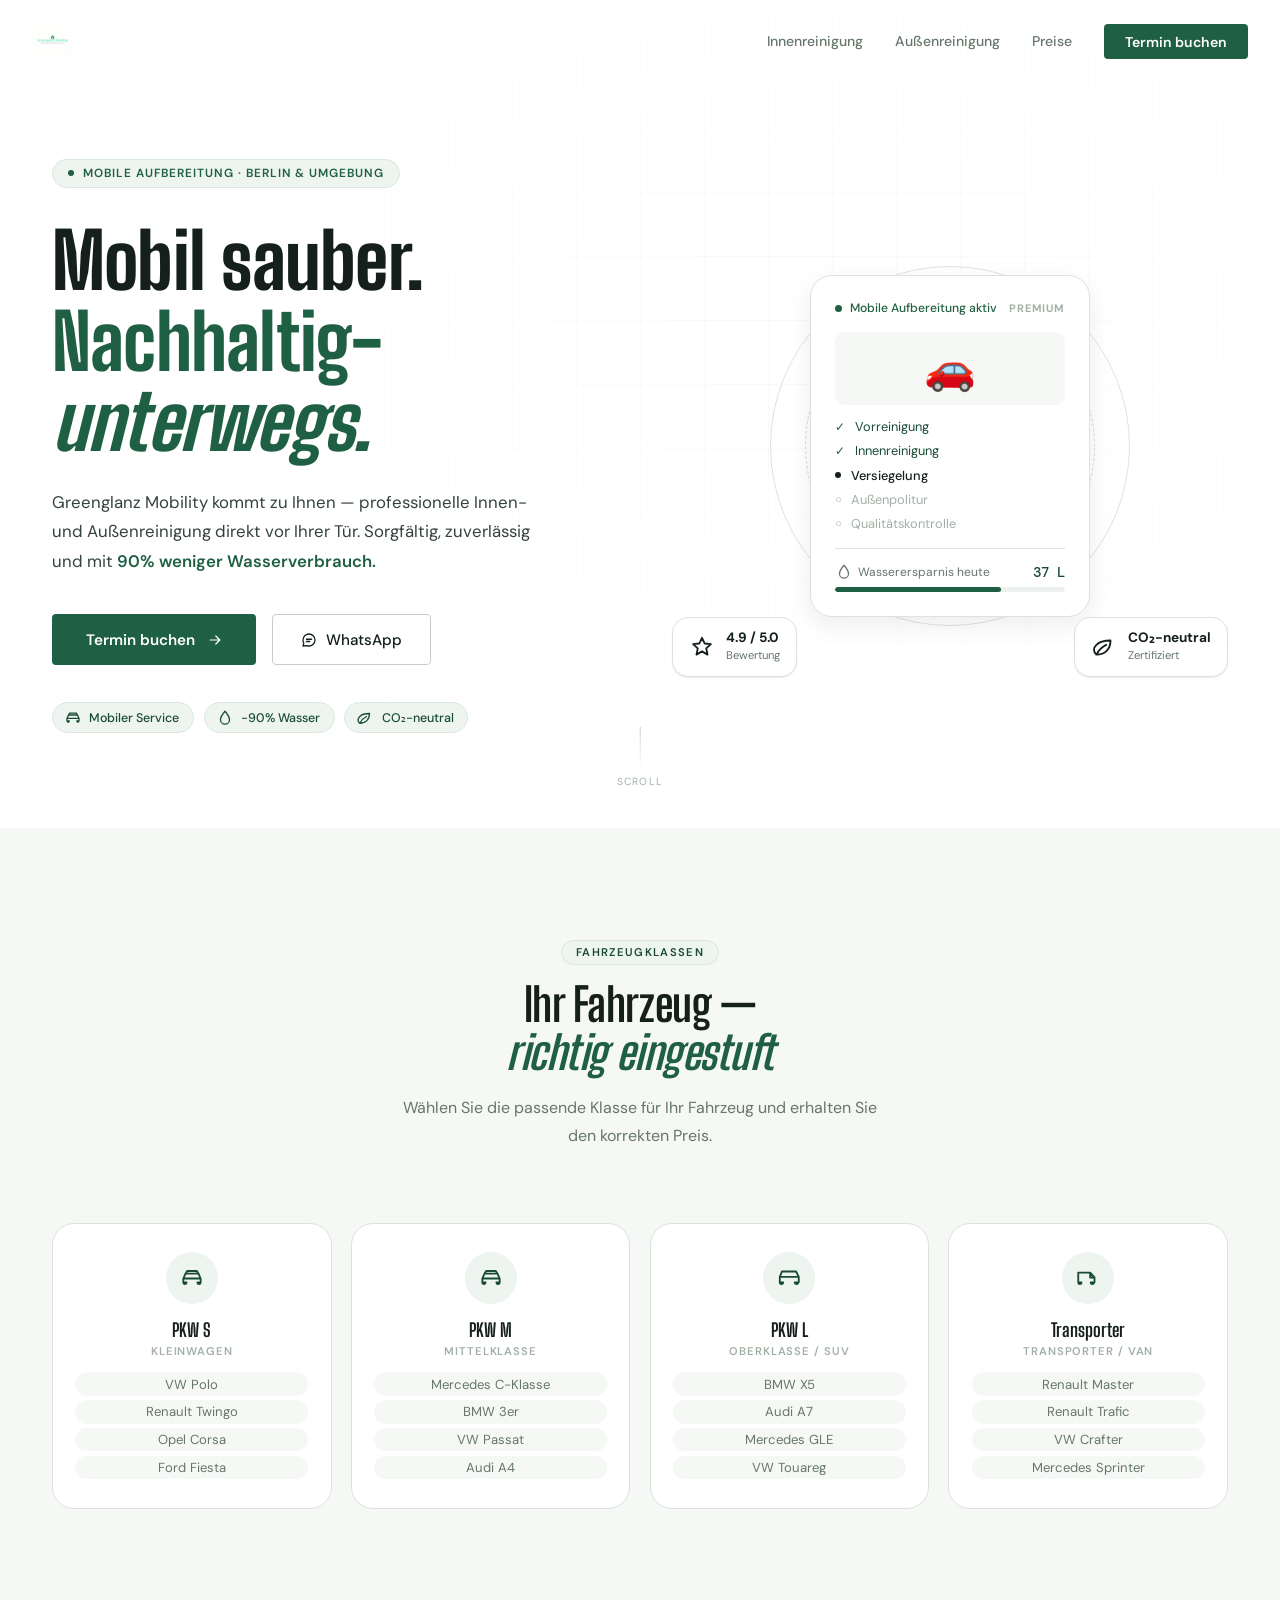
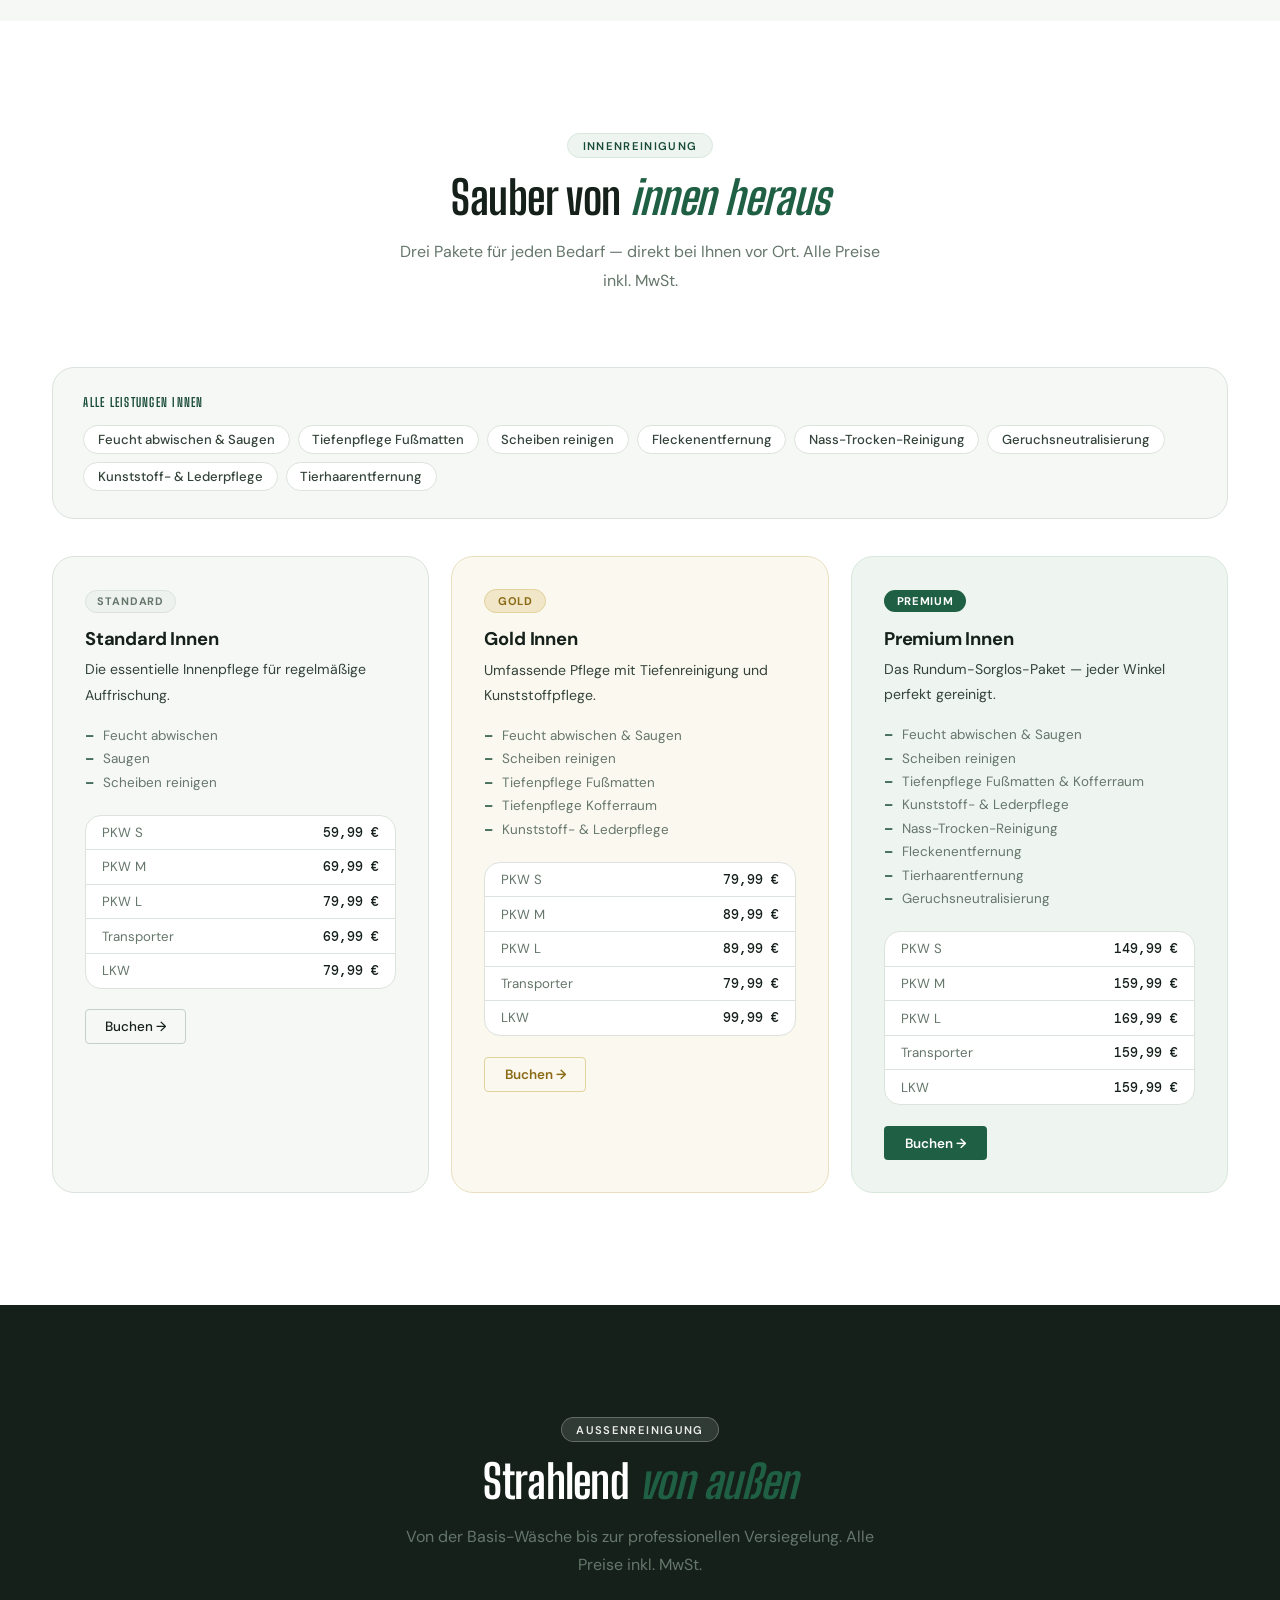
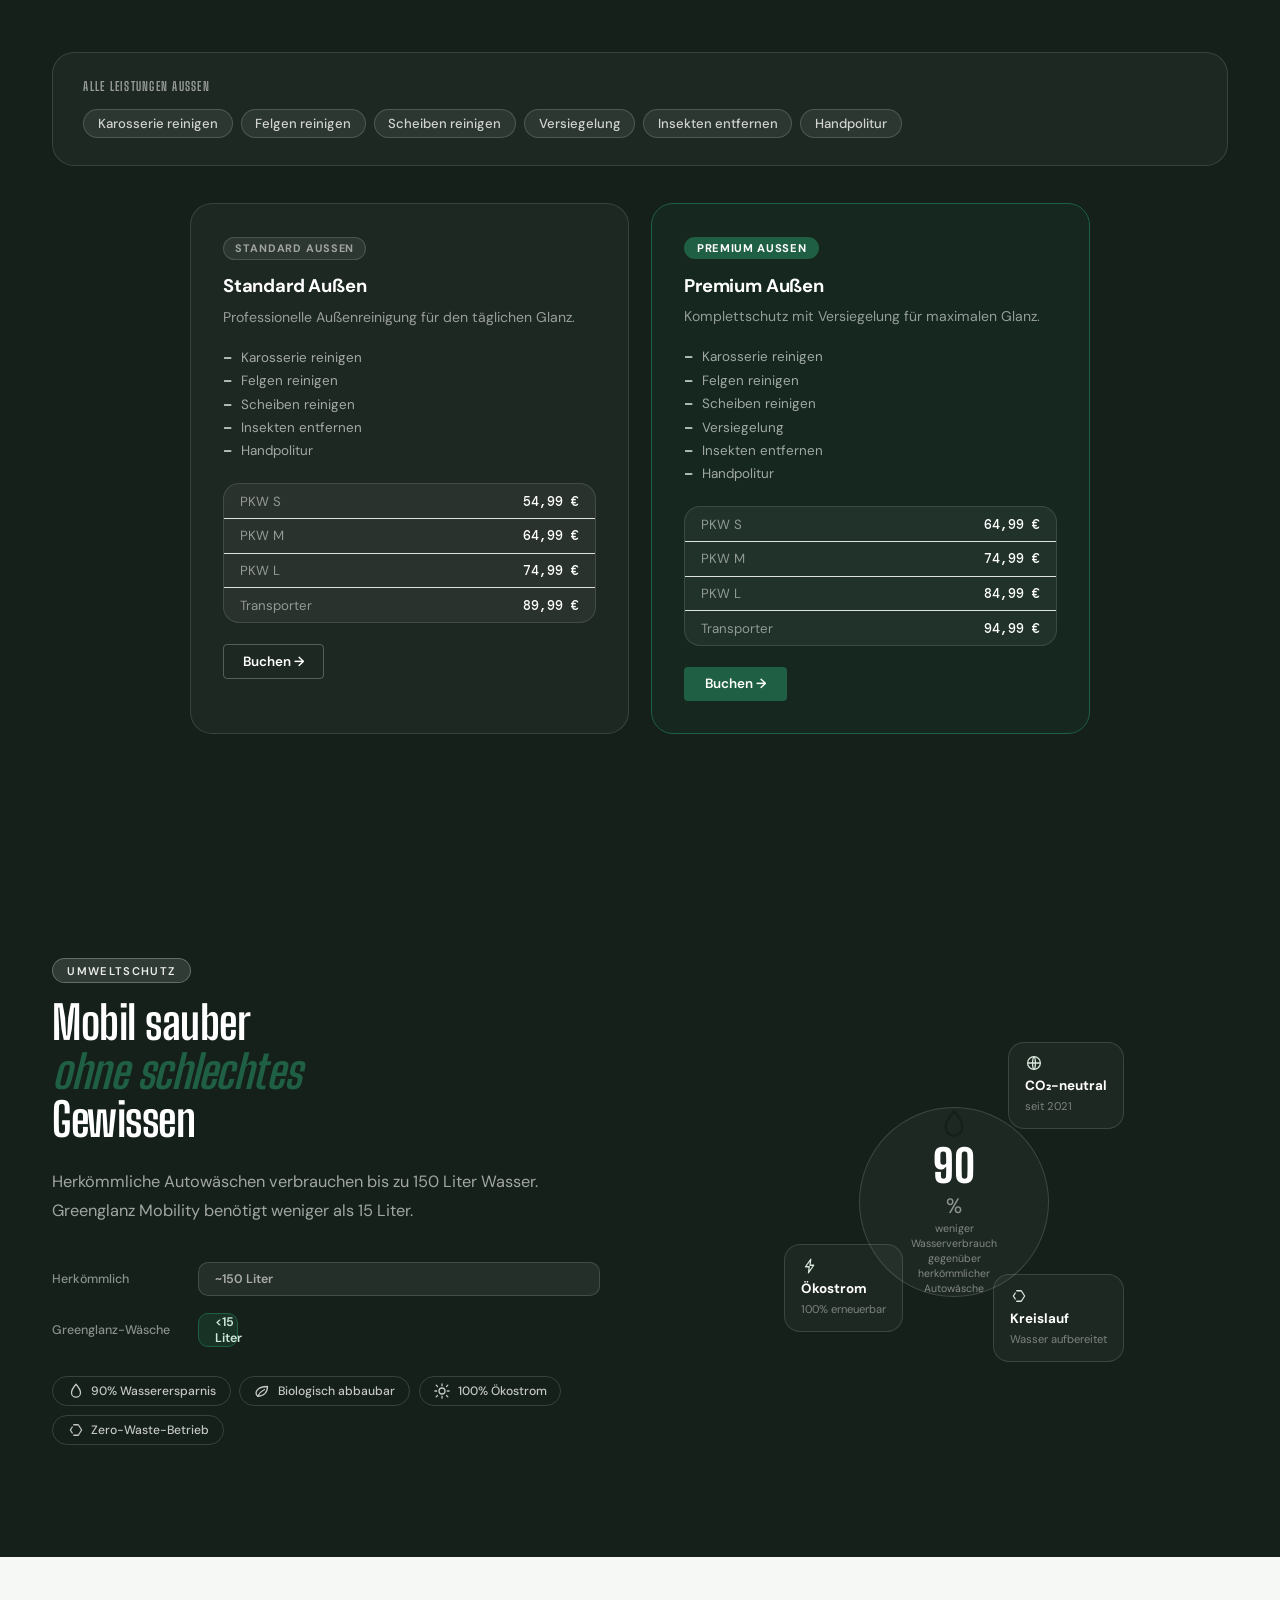
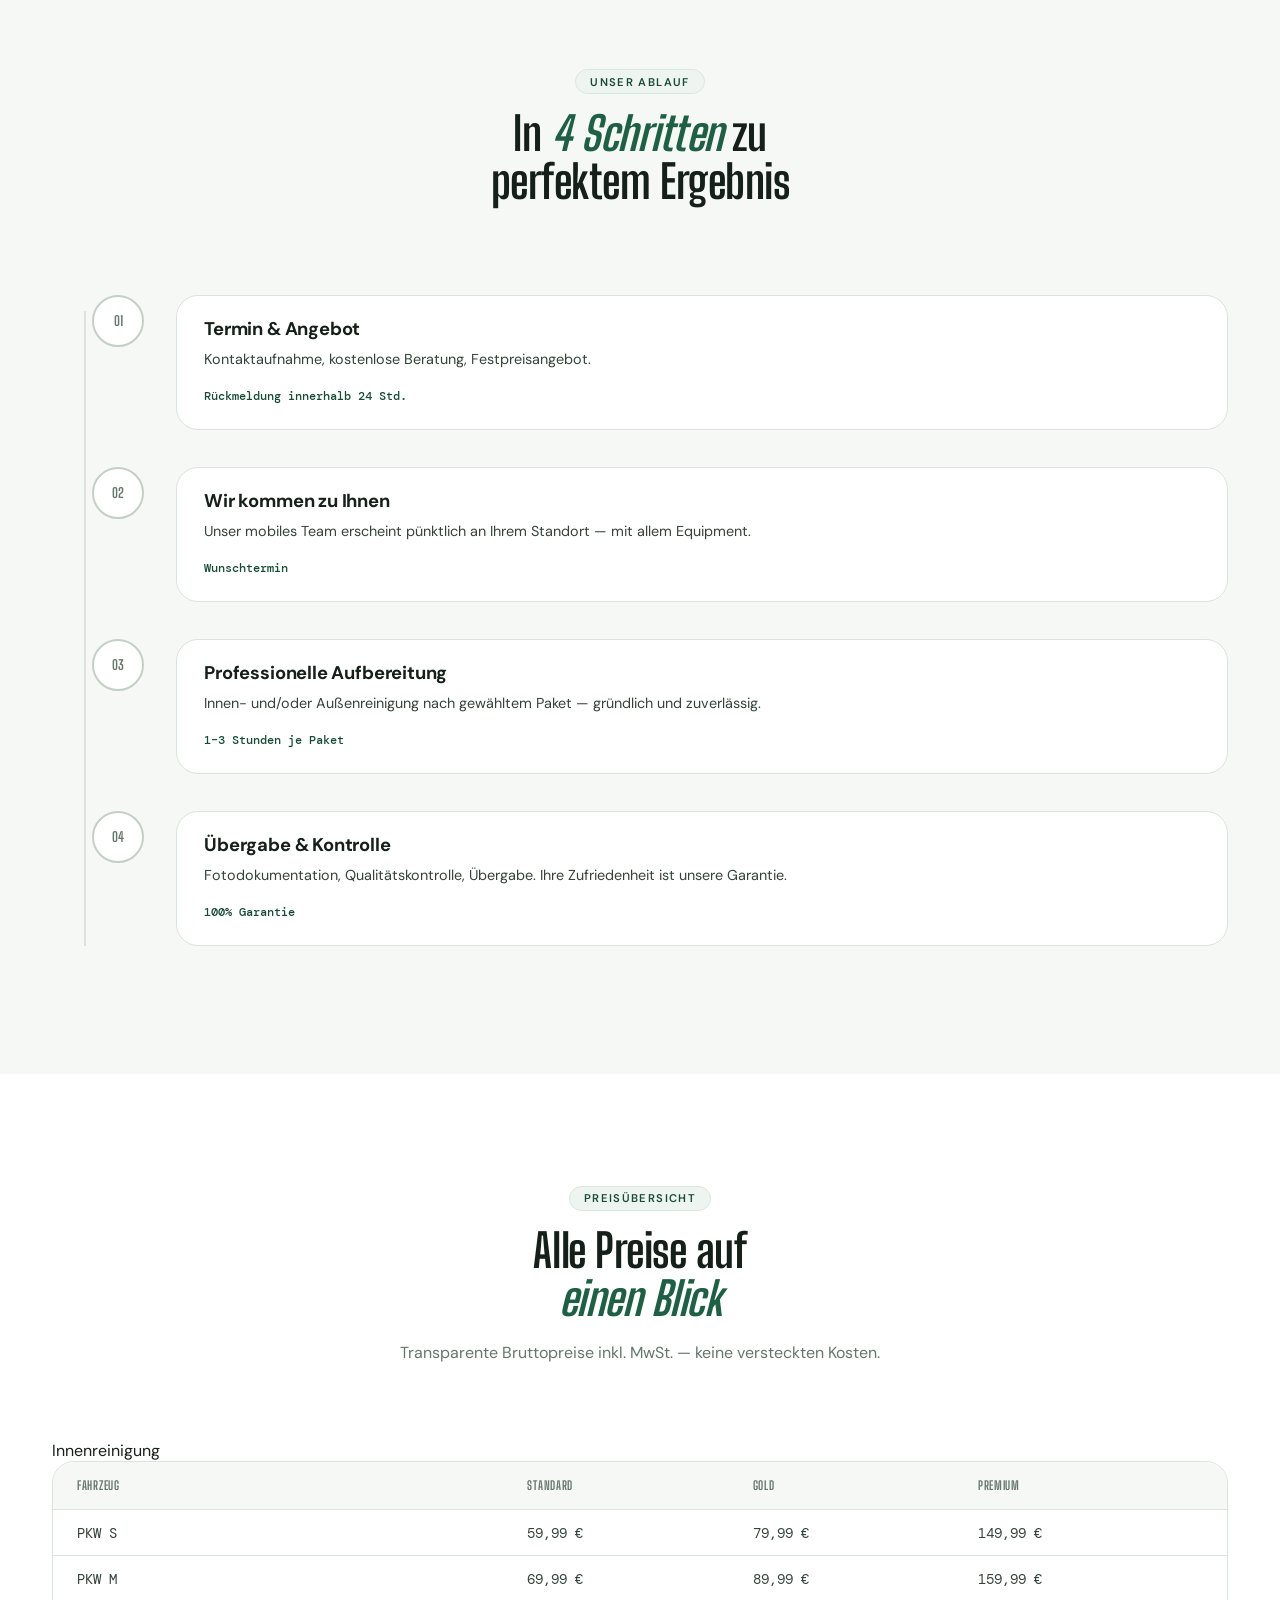
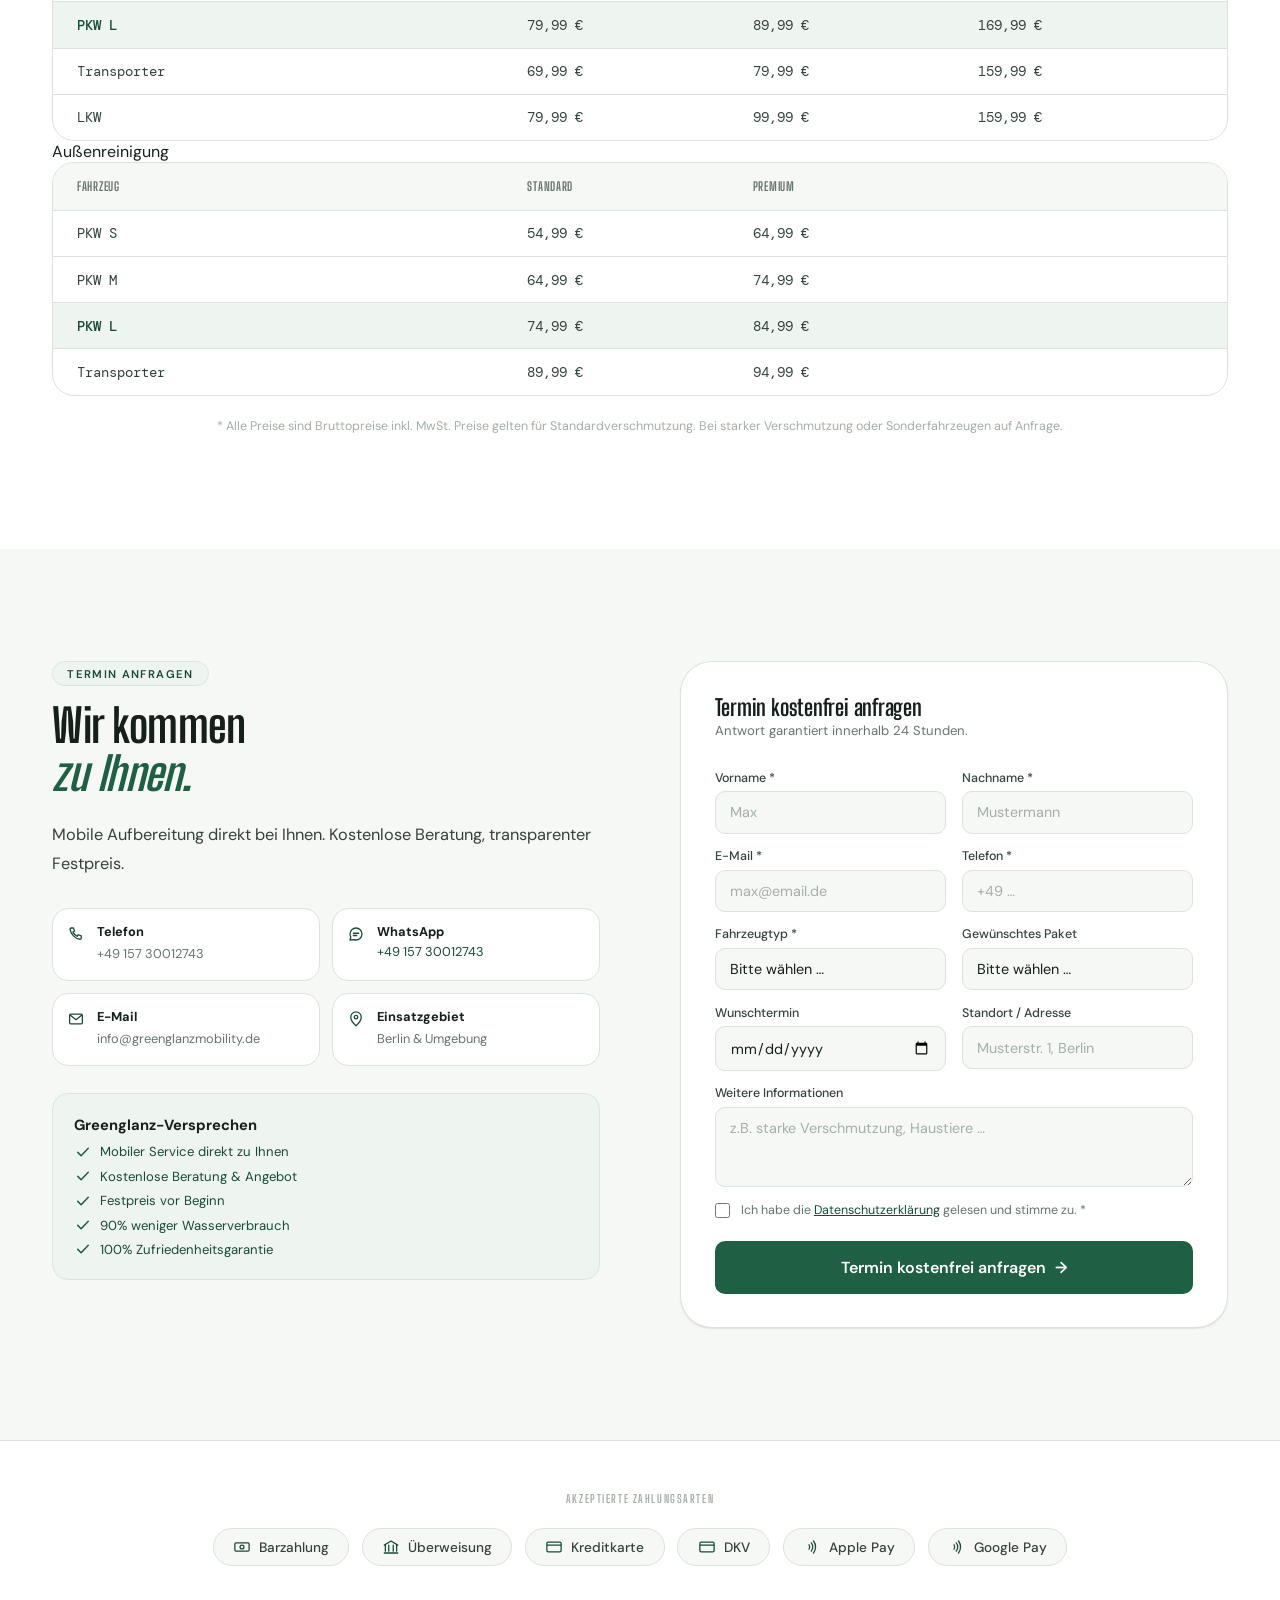
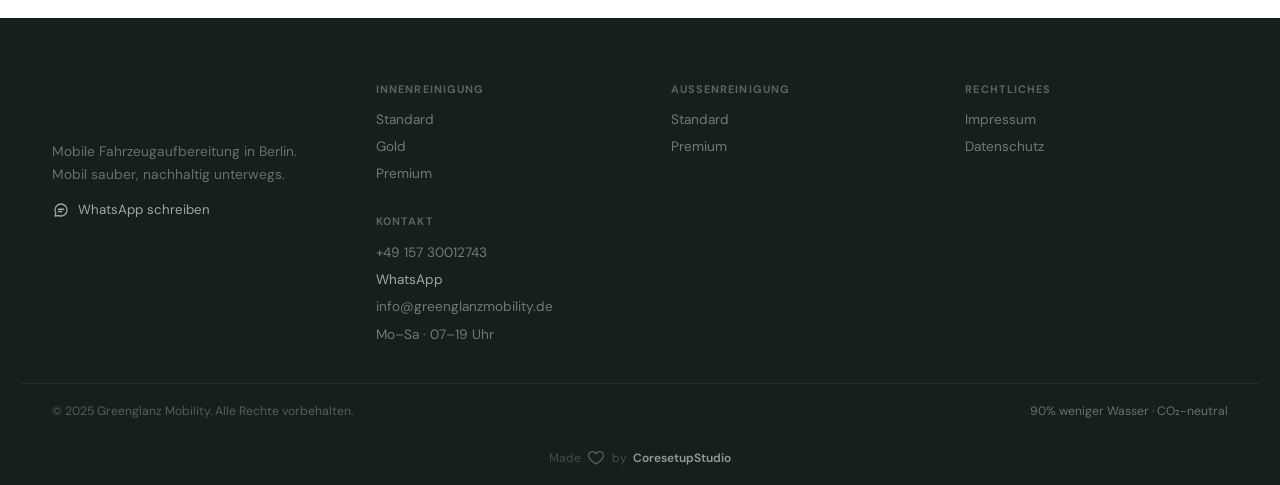
<file: index.html>
<!DOCTYPE html>
<html lang="de">
<head>
  <meta charset="UTF-8" />
  <meta name="viewport" content="width=device-width, initial-scale=1.0" />
  <title>Greenglanz Mobility – Mobile Fahrzeugaufbereitung</title>
  <meta name="description" content="Greenglanz Mobility – Mobile Fahrzeugaufbereitung. Innen- & Außenreinigung direkt vor Ort. 90% weniger Wasser. Klimafreundlich." />
  <link rel="stylesheet" href="fv-styles.css" />
  <link rel="preconnect" href="https://fonts.googleapis.com" />
  <link rel="preconnect" href="https://fonts.gstatic.com" crossorigin />
</head>
<body>

  <!-- Versteckte Kompatibilitäts-Elemente, falls fv-app.js diese IDs noch direkt anspricht -->
  <div class="js-compat" aria-hidden="true">
    <div class="cur" id="cur"></div>
    <div class="cur-ring" id="curRing"></div>
    <div class="tb-track" id="tbTrack"></div>
  </div>

  <!-- Icon sprite -->

  <svg class="ic-sprite" aria-hidden="true">
    <defs>
      <symbol id="i-car" viewBox="0 0 24 24"><path stroke="currentColor" fill="none" stroke-width="1.7" stroke-linecap="round" stroke-linejoin="round" d="M4 16V12.5L6 8h12l2 4.5V16M4 16a1.5 1.5 0 0 0 3 0M4 16h3m13 0a1.5 1.5 0 0 1-3 0m3 0h-3M6 8l1.5-2.5h9L18 8M4 12.5h16"/></symbol>
      <symbol id="i-suv" viewBox="0 0 24 24"><path stroke="currentColor" fill="none" stroke-width="1.7" stroke-linecap="round" stroke-linejoin="round" d="M3.5 16V11l2-5h13l2.5 5v5M3.5 16a1.6 1.6 0 0 0 3.2 0m-3.2 0h3.2m13.8 0a1.6 1.6 0 0 1-3.2 0m3.2 0h-3.2M5.5 6h12M3.5 11h17"/></symbol>
      <symbol id="i-van" viewBox="0 0 24 24"><path stroke="currentColor" fill="none" stroke-width="1.7" stroke-linecap="round" stroke-linejoin="round" d="M3 16V7h11l4 4.5V16M3 16a1.5 1.5 0 0 0 3 0m-3 0h3m11.5 0a1.5 1.5 0 0 1-3 0m3 0h-3m3.5-4.5H14V7"/></symbol>
      <symbol id="i-droplet" viewBox="0 0 24 24"><path stroke="currentColor" fill="none" stroke-width="1.7" stroke-linecap="round" stroke-linejoin="round" d="M12 3s6 7 6 11.2A6 6 0 0 1 6 14.2C6 10 12 3 12 3Z"/></symbol>
      <symbol id="i-leaf" viewBox="0 0 24 24"><path stroke="currentColor" fill="none" stroke-width="1.7" stroke-linecap="round" stroke-linejoin="round" d="M5 19c8 0 13-5 13-13 0 0-9 0-13 4-3 3-3 6 0 9Zm0 0c2-4 5-7 9-9"/></symbol>
      <symbol id="i-star" viewBox="0 0 24 24"><path stroke="currentColor" fill="none" stroke-width="1.7" stroke-linejoin="round" d="M12 3.5l2.5 5.3 5.7.6-4.3 3.9 1.2 5.7-5.1-3-5.1 3 1.2-5.7-4.3-3.9 5.7-.6Z"/></symbol>
      <symbol id="i-sun" viewBox="0 0 24 24"><circle cx="12" cy="12" r="4" stroke="currentColor" fill="none" stroke-width="1.7"/><path stroke="currentColor" stroke-width="1.7" stroke-linecap="round" d="M12 2.5v2.5M12 19v2.5M4.2 4.2l1.8 1.8M18 18l1.8 1.8M2.5 12H5M19 12h2.5M4.2 19.8 6 18M18 6l1.8-1.8"/></symbol>
      <symbol id="i-recycle" viewBox="0 0 24 24"><path stroke="currentColor" fill="none" stroke-width="1.7" stroke-linecap="round" stroke-linejoin="round" d="M7 8 4.5 12 7 16M17 8l2.5 4-2.5 4M9 5h6l2 3M9 19h6l2-3"/></symbol>
      <symbol id="i-globe" viewBox="0 0 24 24"><circle cx="12" cy="12" r="8.5" stroke="currentColor" fill="none" stroke-width="1.7"/><path stroke="currentColor" stroke-width="1.7" d="M3.5 12h17M12 3.5c2.5 2.3 2.5 15.7 0 17M12 3.5c-2.5 2.3-2.5 15.7 0 17"/></symbol>
      <symbol id="i-bolt" viewBox="0 0 24 24"><path stroke="currentColor" fill="none" stroke-width="1.7" stroke-linecap="round" stroke-linejoin="round" d="M13 3 6 13h5l-1 8 7-10h-5l1-8Z"/></symbol>
      <symbol id="i-phone" viewBox="0 0 24 24"><path stroke="currentColor" fill="none" stroke-width="1.7" stroke-linecap="round" stroke-linejoin="round" d="M5.5 4h3l1.5 4-2 1.5a11 11 0 0 0 5.5 5.5l1.5-2 4 1.5v3a1.5 1.5 0 0 1-1.6 1.5A16 16 0 0 1 4 5.6 1.5 1.5 0 0 1 5.5 4Z"/></symbol>
      <symbol id="i-mail" viewBox="0 0 24 24"><rect x="3.5" y="5.5" width="17" height="13" rx="1.5" stroke="currentColor" fill="none" stroke-width="1.7"/><path stroke="currentColor" stroke-width="1.7" stroke-linecap="round" stroke-linejoin="round" d="m4.5 7 7.5 6 7.5-6"/></symbol>
      <symbol id="i-pin" viewBox="0 0 24 24"><path stroke="currentColor" fill="none" stroke-width="1.7" stroke-linecap="round" stroke-linejoin="round" d="M12 21s7-6.4 7-11.5a7 7 0 0 0-14 0C5 14.6 12 21 12 21Z"/><circle cx="12" cy="9.5" r="2.3" stroke="currentColor" fill="none" stroke-width="1.7"/></symbol>
      <symbol id="i-check" viewBox="0 0 24 24"><path stroke="currentColor" fill="none" stroke-width="2" stroke-linecap="round" stroke-linejoin="round" d="m5 12.5 4.5 4.5L19 7"/></symbol>
      <symbol id="i-cash" viewBox="0 0 24 24"><rect x="2.5" y="6.5" width="19" height="11" rx="1.5" stroke="currentColor" fill="none" stroke-width="1.7"/><circle cx="12" cy="12" r="2.6" stroke="currentColor" fill="none" stroke-width="1.7"/></symbol>
      <symbol id="i-bank" viewBox="0 0 24 24"><path stroke="currentColor" fill="none" stroke-width="1.7" stroke-linecap="round" stroke-linejoin="round" d="M3 9.5 12 4l9 5.5M4.5 9.5v8M9 9.5v8M15 9.5v8M19.5 9.5v8M3 20h18"/></symbol>
      <symbol id="i-card" viewBox="0 0 24 24"><rect x="2.5" y="5.5" width="19" height="13" rx="1.8" stroke="currentColor" fill="none" stroke-width="1.7"/><path stroke="currentColor" stroke-width="1.7" d="M2.5 9.5h19"/></symbol>
      <symbol id="i-contactless" viewBox="0 0 24 24"><path stroke="currentColor" fill="none" stroke-width="1.7" stroke-linecap="round" d="M8 9a5.5 5.5 0 0 1 0 6M11 6.5a9.3 9.3 0 0 1 0 11M14 4a13 13 0 0 1 0 16"/></symbol>
      <symbol id="i-heart" viewBox="0 0 24 24"><path stroke="currentColor" fill="none" stroke-width="1.7" stroke-linecap="round" stroke-linejoin="round" d="M12 20s-7.5-4.6-9.4-9A5 5 0 0 1 12 6.5 5 5 0 0 1 21.4 11C19.5 15.4 12 20 12 20Z"/></symbol>
      <symbol id="i-chat" viewBox="0 0 24 24"><path stroke="currentColor" fill="none" stroke-width="1.7" stroke-linecap="round" stroke-linejoin="round" d="M4 12c0-4.4 3.6-8 8-8s8 3.6 8 8-3.6 8-8 8c-1.1 0-2.1-.2-3-.6L4 20l1.1-3.8A7.9 7.9 0 0 1 4 12Z"/><path stroke="currentColor" stroke-width="1.7" stroke-linecap="round" d="M8.5 11h7M8.5 14h4.5"/></symbol>
    </defs>
  </svg>

  <div class="scroll-prog" id="scrollProg"></div>

  <!-- Loader -->
  <div class="loader" id="loader">
    <div class="loader-core">
      <div class="loader-drop" id="loaderDrop">
        <svg viewBox="0 0 60 80" fill="none">
          <path class="drop-path" d="M30 5 C30 5 58 35 58 52 C58 67 45 75 30 75 C15 75 2 67 2 52 C2 35 30 5 30 5Z" stroke="#1f5f43" stroke-width="1.5" fill="none"/>
          <path class="drop-inner" d="M30 20 C30 20 48 42 48 53 C48 63 40 70 30 70 C20 70 12 63 12 53 C12 42 30 20 30 20Z" stroke="rgba(31,95,67,0.3)" stroke-width="1" fill="none"/>
        </svg>
        <div class="drop-glow"></div>
      </div>
      <img src="logo.jpeg" alt="Greenglanz Mobility" class="loader-logo-img" />
      <div class="loader-bar"><div class="loader-fill" id="loaderFill"></div></div>
    </div>
  </div>

  <!-- Navigation -->
  <nav class="nav" id="nav">
    <div class="nav-inner">
      <a href="#hero" class="nav-logo-img-wrap">
        <img src="logo.jpeg" alt="Greenglanz Mobility" class="nav-logo-img" />
      </a>
      <ul class="nav-links">
        <li><a href="#innen">Innenreinigung</a></li>
        <li><a href="#aussen">Außenreinigung</a></li>
        <li><a href="#preise">Preise</a></li>
        <li><a href="#kontakt" class="nav-cta">Termin buchen</a></li>
      </ul>
      <button class="burger" id="burger" aria-label="Menü"><span></span><span></span></button>
    </div>
  </nav>

  <!-- Mobile Menu -->
  <div class="mob-menu" id="mobMenu">
    <div class="mm-links">
      <a href="#innen">Innenreinigung</a>
      <a href="#aussen">Außenreinigung</a>
      <a href="#preise">Preise</a>
      <a href="#kontakt">Termin buchen</a>
    </div>
    <div class="mm-contact">
      <a href="tel:+4915730012743"><svg class="ic" width="18" height="18"><use href="#i-phone"/></svg> +49 157 30012743</a>
    </div>
  </div>

  <!-- ═══ HERO ════════════════════════════════════ -->
  <section class="hero" id="hero">
    <canvas class="hero-canvas" id="heroCanvas"></canvas>
    <div class="hero-blob b1"></div>
    <div class="hero-blob b2"></div>
    <div class="hero-blob b3"></div>
    <div class="hero-grid"></div>

    <div class="hero-left">
      <div class="hero-eyebrow" data-reveal>
        <span class="eyebrow-pulse"></span>
        <span>Mobile Aufbereitung · Berlin & Umgebung</span>
      </div>
      <h1 class="hero-title" data-reveal data-delay="60">
        <span class="ht-line">Mobil sauber.</span>
        <span class="ht-line ht-neon">Nachhaltig-<em>unterwegs.</em></span>
      </h1>
      <p class="hero-desc" data-reveal data-delay="140">
        Greenglanz Mobility kommt zu Ihnen — professionelle Innen- und Außenreinigung
        direkt vor Ihrer Tür. Sorgfältig, zuverlässig und mit
        <strong>90% weniger Wasserverbrauch.</strong>
      </p>
      <div class="hero-actions" data-reveal data-delay="220">
        <a href="#kontakt" class="btn-neon">
          <span class="btn-neon-text">Termin buchen</span>
          <svg class="btn-neon-arrow" width="16" height="16" viewBox="0 0 20 20" fill="none">
            <path d="M4 10h12M11 5l5 5-5 5" stroke="currentColor" stroke-width="1.5" stroke-linecap="round" stroke-linejoin="round"/>
          </svg>
        </a>
        <a href="https://wa.me/4915730012743" target="_blank" rel="noopener" class="btn-ghost">
          <svg class="ic" width="18" height="18"><use href="#i-chat"/></svg>
          <span>WhatsApp</span>
        </a>
      </div>
      <div class="hero-chips" data-reveal data-delay="300">
        <span class="chip chip-green"><svg class="ic" width="18" height="18"><use href="#i-car"/></svg>Mobiler Service</span>
        <span class="chip chip-green"><svg class="ic" width="18" height="18"><use href="#i-droplet"/></svg>−90% Wasser</span>
        <span class="chip chip-green"><svg class="ic" width="18" height="18"><use href="#i-leaf"/></svg>CO₂-neutral</span>
      </div>
    </div>

    <div class="hero-right" data-reveal data-delay="80">
      <div class="hero-scene">
        <div class="hs-ring r1"></div>
        <div class="hs-ring r2"></div>
        <div class="hs-ring r2"></div>
        <div class="hs-card">
          <div class="hs-card-header">
            <div class="hsc-live"><span class="live-dot"></span>Mobile Aufbereitung aktiv</div>
            <span class="hsc-badge">Premium</span>
          </div>
          <div class="hs-car-wrap">
            <div class="hs-car" id="hsCar">🚗</div>
            <div class="hs-car-shine"></div>
            <div class="hs-scan-line" id="scanLine"></div>
          </div>
          <div class="hs-steps">
            <div class="hss done"><span class="hss-icon">✓</span><span>Vorreinigung</span></div>
            <div class="hss done"><span class="hss-icon">✓</span><span>Innenreinigung</span></div>
            <div class="hss active"><span class="hss-dot"></span><span>Versiegelung</span></div>
            <div class="hss"><span class="hss-o">○</span><span>Außenpolitur</span></div>
            <div class="hss"><span class="hss-o">○</span><span>Qualitätskontrolle</span></div>
          </div>
          <div class="hs-water-bar">
            <div class="hwb-label">
              <span><svg class="ic" width="18" height="18"><use href="#i-droplet"/></svg>Wasserersparnis heute</span>
              <span class="hwb-val" id="waterVal">0 L</span>
            </div>
            <div class="hwb-track"><div class="hwb-fill" id="waterFill"></div></div>
          </div>
        </div>
        <div class="hs-float sf-br" data-float="2"><svg class="ic ic-lg" width="26" height="26"><use href="#i-leaf"/></svg><div><b>CO₂-neutral</b><p>Zertifiziert</p></div></div>
        <div class="hs-float sf-bl" data-float="3"><svg class="ic ic-lg" width="26" height="26"><use href="#i-star"/></svg><div><b>4.9 / 5.0</b><p>Bewertung</p></div></div>
      </div>
    </div>

    <div class="hero-scroll">
      <div class="hs-line-anim"></div>
      <span>Scroll</span>
    </div>
  </section>

  <!-- ═══ FAHRZEUGKLASSEN ═════════════════════════ -->
  <section class="section s-fahrzeuge" id="fahrzeugklassen">
    <div class="container">
      <div class="s-head" data-reveal>
        <span class="s-tag">Fahrzeugklassen</span>
        <h2>Ihr Fahrzeug —<br /><em>richtig eingestuft</em></h2>
        <p>Wählen Sie die passende Klasse für Ihr Fahrzeug und erhalten Sie den korrekten Preis.</p>
      </div>
      <div class="fz-grid">
        <div class="fz-card" data-reveal data-delay="0">
          <div class="fz-icon-wrap"><svg class="ic ic-lg" width="26" height="26"><use href="#i-car"/></svg></div>
          <div class="fz-class">PKW S</div>
          <span class="fz-label">Kleinwagen</span>
          <div class="fz-examples">
            <span>VW Polo</span><span>Renault Twingo</span><span>Opel Corsa</span><span>Ford Fiesta</span>
          </div>
        </div>
        <div class="fz-card" data-reveal data-delay="80">
          <div class="fz-icon-wrap"><svg class="ic ic-lg" width="26" height="26"><use href="#i-car"/></svg></div>
          <div class="fz-class">PKW M</div>
          <span class="fz-label">Mittelklasse</span>
          <div class="fz-examples">
            <span>Mercedes C-Klasse</span><span>BMW 3er</span><span>VW Passat</span><span>Audi A4</span>
          </div>
        </div>
        <div class="fz-card" data-reveal data-delay="160">
          <div class="fz-icon-wrap"><svg class="ic ic-lg" width="26" height="26"><use href="#i-suv"/></svg></div>
          <div class="fz-class">PKW L</div>
          <span class="fz-label">Oberklasse / SUV</span>
          <div class="fz-examples">
            <span>BMW X5</span><span>Audi A7</span><span>Mercedes GLE</span><span>VW Touareg</span>
          </div>
        </div>
        <div class="fz-card" data-reveal data-delay="240">
          <div class="fz-icon-wrap"><svg class="ic ic-lg" width="26" height="26"><use href="#i-van"/></svg></div>
          <div class="fz-class">Transporter</div>
          <span class="fz-label">Transporter / Van</span>
          <div class="fz-examples">
            <span>Renault Master</span><span>Renault Trafic</span><span>VW Crafter</span><span>Mercedes Sprinter</span>
          </div>
        </div>
      </div>
    </div>
  </section>

  <!-- ═══ INNENREINIGUNG ══════════════════════════ -->
  <section class="section s-pakete" id="innen">
    <div class="container">
      <div class="s-head" data-reveal>
        <span class="s-tag">Innenreinigung</span>
        <h2>Sauber von <em>innen heraus</em></h2>
        <p>Drei Pakete für jeden Bedarf — direkt bei Ihnen vor Ort. Alle Preise inkl. MwSt.</p>
      </div>
      <div class="leistungen-uebersicht" data-reveal>
        <h3 class="lu-title">Alle Leistungen Innen</h3>
        <div class="lu-grid">
          <span class="lu-item">Feucht abwischen & Saugen</span>
          <span class="lu-item">Tiefenpflege Fußmatten</span>
          <span class="lu-item">Scheiben reinigen</span>
          <span class="lu-item">Fleckenentfernung</span>
          <span class="lu-item">Nass-Trocken-Reinigung</span>
          <span class="lu-item">Geruchsneutralisierung</span>
          <span class="lu-item">Kunststoff- & Lederpflege</span>
          <span class="lu-item">Tierhaarentfernung</span>
        </div>
      </div>
      <div class="pakete-grid">
        <!-- STANDARD -->
        <div class="paket-card" data-reveal data-delay="0">
          <div class="pc-tier">Standard</div>
          <h3>Standard Innen</h3>
          <p class="pc-desc">Die essentielle Innenpflege für regelmäßige Auffrischung.</p>
          <ul class="pc-list">
            <li>Feucht abwischen</li><li>Saugen</li><li>Scheiben reinigen</li>
          </ul>
          <div class="preistabelle">
            <div class="pt-mini-row"><span>PKW S</span><strong>59,99 €</strong></div>
            <div class="pt-mini-row"><span>PKW M</span><strong>69,99 €</strong></div>
            <div class="pt-mini-row"><span>PKW L</span><strong>79,99 €</strong></div>
            <div class="pt-mini-row"><span>Transporter</span><strong>69,99 €</strong></div>
            <div class="pt-mini-row"><span>LKW</span><strong>79,99 €</strong></div>
          </div>
          <a href="#kontakt" class="pc-btn">Buchen →</a>
        </div>
        <!-- GOLD -->
        <div class="paket-card paket-gold" data-reveal data-delay="100">
          <div class="pc-tier-gold">Gold</div>
          <h3>Gold Innen</h3>
          <p class="pc-desc">Umfassende Pflege mit Tiefenreinigung und Kunststoffpflege.</p>
          <ul class="pc-list">
            <li>Feucht abwischen & Saugen</li><li>Scheiben reinigen</li>
            <li>Tiefenpflege Fußmatten</li><li>Tiefenpflege Kofferraum</li>
            <li>Kunststoff- & Lederpflege</li>
          </ul>
          <div class="preistabelle">
            <div class="pt-mini-row"><span>PKW S</span><strong>79,99 €</strong></div>
            <div class="pt-mini-row"><span>PKW M</span><strong>89,99 €</strong></div>
            <div class="pt-mini-row"><span>PKW L</span><strong>89,99 €</strong></div>
            <div class="pt-mini-row"><span>Transporter</span><strong>79,99 €</strong></div>
            <div class="pt-mini-row"><span>LKW</span><strong>99,99 €</strong></div>
          </div>
          <a href="#kontakt" class="pc-btn-gold">Buchen →</a>
        </div>
        <!-- PREMIUM -->
        <div class="paket-card paket-featured" data-reveal data-delay="200">
          <div class="pc-tier-featured">Premium</div>
          <h3>Premium Innen</h3>
          <p class="pc-desc">Das Rundum-Sorglos-Paket — jeder Winkel perfekt gereinigt.</p>
          <ul class="pc-list">
            <li>Feucht abwischen & Saugen</li><li>Scheiben reinigen</li>
            <li>Tiefenpflege Fußmatten & Kofferraum</li>
            <li>Kunststoff- & Lederpflege</li><li>Nass-Trocken-Reinigung</li>
            <li>Fleckenentfernung</li><li>Tierhaarentfernung</li>
            <li>Geruchsneutralisierung</li>
          </ul>
          <div class="preistabelle">
            <div class="pt-mini-row"><span>PKW S</span><strong>149,99 €</strong></div>
            <div class="pt-mini-row"><span>PKW M</span><strong>159,99 €</strong></div>
            <div class="pt-mini-row"><span>PKW L</span><strong>169,99 €</strong></div>
            <div class="pt-mini-row"><span>Transporter</span><strong>159,99 €</strong></div>
            <div class="pt-mini-row"><span>LKW</span><strong>159,99 €</strong></div>
          </div>
          <a href="#kontakt" class="pc-btn-neon">Buchen →</a>
        </div>
      </div>
    </div>
  </section>

  <!-- ═══ AUSSENREINIGUNG ═════════════════════════ -->
  <section class="section s-aussen" id="aussen">
    <div class="aussen-bg"></div>
    <div class="container">
      <div class="s-head" data-reveal>
        <span class="s-tag s-tag-light">Außenreinigung</span>
        <h2 class="aussen-h2">Strahlend <em>von außen</em></h2>
        <p>Von der Basis-Wäsche bis zur professionellen Versiegelung. Alle Preise inkl. MwSt.</p>
      </div>
      <div class="leistungen-uebersicht leistungen-uebersicht-dark" data-reveal>
        <h3 class="lu-title lu-title-light">Alle Leistungen Außen</h3>
        <div class="lu-grid">
          <span class="lu-item lu-item-light">Karosserie reinigen</span>
          <span class="lu-item lu-item-light">Felgen reinigen</span>
          <span class="lu-item lu-item-light">Scheiben reinigen</span>
          <span class="lu-item lu-item-light">Versiegelung</span>
          <span class="lu-item lu-item-light">Insekten entfernen</span>
          <span class="lu-item lu-item-light">Handpolitur</span>
        </div>
      </div>
      <div class="pakete-grid pakete-grid-2">
        <!-- STANDARD AUSSEN -->
        <div class="paket-card paket-card-dark" data-reveal data-delay="0">
          <div class="pc-tier pc-tier-dark">Standard Außen</div>
          <h3 class="h3-white">Standard Außen</h3>
          <p class="pc-desc pc-desc-dark">Professionelle Außenreinigung für den täglichen Glanz.</p>
          <ul class="pc-list pc-list-dark">
            <li>Karosserie reinigen</li><li>Felgen reinigen</li><li>Scheiben reinigen</li>
            <li>Insekten entfernen</li><li>Handpolitur</li>
          </ul>
          <div class="preistabelle preistabelle-dark">
            <div class="pt-mini-row pt-mini-dark"><span>PKW S</span><strong>54,99 €</strong></div>
            <div class="pt-mini-row pt-mini-dark"><span>PKW M</span><strong>64,99 €</strong></div>
            <div class="pt-mini-row pt-mini-dark"><span>PKW L</span><strong>74,99 €</strong></div>
            <div class="pt-mini-row pt-mini-dark"><span>Transporter</span><strong>89,99 €</strong></div>
          </div>
          <a href="#kontakt" class="pc-btn-outline-light">Buchen →</a>
        </div>
        <!-- PREMIUM AUSSEN -->
        <div class="paket-card paket-card-dark paket-aussen-premium" data-reveal data-delay="150">
          <div class="pc-tier-featured">Premium Außen</div>
          <h3 class="h3-white">Premium Außen</h3>
          <p class="pc-desc pc-desc-dark">Komplettschutz mit Versiegelung für maximalen Glanz.</p>
          <ul class="pc-list pc-list-dark">
            <li>Karosserie reinigen</li><li>Felgen reinigen</li><li>Scheiben reinigen</li>
            <li>Versiegelung</li><li>Insekten entfernen</li><li>Handpolitur</li>
          </ul>
          <div class="preistabelle preistabelle-dark">
            <div class="pt-mini-row pt-mini-dark"><span>PKW S</span><strong>64,99 €</strong></div>
            <div class="pt-mini-row pt-mini-dark"><span>PKW M</span><strong>74,99 €</strong></div>
            <div class="pt-mini-row pt-mini-dark"><span>PKW L</span><strong>84,99 €</strong></div>
            <div class="pt-mini-row pt-mini-dark"><span>Transporter</span><strong>94,99 €</strong></div>
          </div>
          <a href="#kontakt" class="pc-btn-neon">Buchen →</a>
        </div>
      </div>
    </div>
  </section>

  <!-- ═══ UMWELT ══════════════════════════════════ -->
  <section class="section s-eco" id="eco">
    <div class="eco-bg-wave"></div>
    <div class="container">
      <div class="eco-layout">
        <div class="eco-left" data-reveal>
          <span class="s-tag s-tag-light">Umweltschutz</span>
          <h2>Mobil sauber<br /><em>ohne schlechtes</em><br />Gewissen</h2>
          <p>Herkömmliche Autowäschen verbrauchen bis zu 150 Liter Wasser. Greenglanz Mobility benötigt weniger als 15 Liter.</p>
          <div class="eco-compare" id="ecoCompare">
            <div class="ec-row">
              <span class="ec-label">Herkömmlich</span>
              <div class="ec-bar-wrap"><div class="ec-bar ec-bar-red" data-w="100"><span>~150 Liter</span></div></div>
            </div>
            <div class="ec-row">
              <span class="ec-label">Greenglanz-Wäsche</span>
              <div class="ec-bar-wrap"><div class="ec-bar ec-bar-neon" data-w="10"><span>&lt;15 Liter</span></div></div>
            </div>
          </div>
          <div class="eco-certs" data-reveal>
            <span><svg class="ic" width="18" height="18"><use href="#i-droplet"/></svg>90% Wasserersparnis</span>
            <span><svg class="ic" width="18" height="18"><use href="#i-leaf"/></svg>Biologisch abbaubar</span>
            <span><svg class="ic" width="18" height="18"><use href="#i-sun"/></svg>100% Ökostrom</span>
            <span><svg class="ic" width="18" height="18"><use href="#i-recycle"/></svg>Zero-Waste-Betrieb</span>
          </div>
        </div>
        <div class="eco-right" data-reveal data-delay="150">
          <div class="eco-orb-wrap">
            <div class="eco-main-card">
              <svg class="ic ic-xl" width="34" height="34"><use href="#i-droplet"/></svg>
              <div class="emc-num neon-counter" data-target="90">0</div>
              <span class="emc-pct">%</span>
              <p>weniger Wasserverbrauch gegenüber herkömmlicher Autowäsche</p>
            </div>
            <div class="eco-sat s1" data-float="1"><svg class="ic" width="18" height="18"><use href="#i-globe"/></svg><strong>CO₂-neutral</strong><p>seit 2021</p></div>
            <div class="eco-sat s2" data-float="2"><svg class="ic" width="18" height="18"><use href="#i-recycle"/></svg><strong>Kreislauf</strong><p>Wasser aufbereitet</p></div>
            <div class="eco-sat s3" data-float="3"><svg class="ic" width="18" height="18"><use href="#i-bolt"/></svg><strong>Ökostrom</strong><p>100% erneuerbar</p></div>
          </div>
        </div>
      </div>
    </div>
  </section>

  <!-- ═══ PROZESS ═════════════════════════════════ -->
  <section class="section s-prozess" id="prozess">
    <div class="container">
      <div class="s-head" data-reveal>
        <span class="s-tag">Unser Ablauf</span>
        <h2>In <em>4 Schritten</em> zu<br />perfektem Ergebnis</h2>
      </div>
      <div class="prozess-timeline">
        <div class="ptl-line"><div class="ptl-progress" id="ptlProg"></div></div>
        <div class="ptl-step" data-reveal data-delay="0">
          <div class="ptl-node"><span>01</span><div class="ptl-ring"></div></div>
          <div class="ptl-content"><h3>Termin & Angebot</h3><p>Kontaktaufnahme, kostenlose Beratung, Festpreisangebot.</p><span class="ptl-time">Rückmeldung innerhalb 24 Std.</span></div>
        </div>
        <div class="ptl-step" data-reveal data-delay="100">
          <div class="ptl-node"><span>02</span><div class="ptl-ring"></div></div>
          <div class="ptl-content"><h3>Wir kommen zu Ihnen</h3><p>Unser mobiles Team erscheint pünktlich an Ihrem Standort — mit allem Equipment.</p><span class="ptl-time">Wunschtermin</span></div>
        </div>
        <div class="ptl-step" data-reveal data-delay="200">
          <div class="ptl-node"><span>03</span><div class="ptl-ring"></div></div>
          <div class="ptl-content"><h3>Professionelle Aufbereitung</h3><p>Innen- und/oder Außenreinigung nach gewähltem Paket — gründlich und zuverlässig.</p><span class="ptl-time">1–3 Stunden je Paket</span></div>
        </div>
        <div class="ptl-step" data-reveal data-delay="300">
          <div class="ptl-node"><span>04</span><div class="ptl-ring"></div></div>
          <div class="ptl-content"><h3>Übergabe & Kontrolle</h3><p>Fotodokumentation, Qualitätskontrolle, Übergabe. Ihre Zufriedenheit ist unsere Garantie.</p><span class="ptl-time">100% Garantie</span></div>
        </div>
      </div>
    </div>
  </section>

  <!-- ═══ PREISÜBERSICHT ══════════════════════════ -->
  <section class="section s-preise" id="preise">
    <div class="container">
      <div class="s-head" data-reveal>
        <span class="s-tag">Preisübersicht</span>
        <h2>Alle Preise auf<br /><em>einen Blick</em></h2>
        <p>Transparente Bruttopreise inkl. MwSt. — keine versteckten Kosten.</p>
      </div>
      <div class="preise-block" data-reveal>
        <div class="pb-header"><span class="pb-title">Innenreinigung</span></div>
        <div class="preise-table">
          <div class="pt-header"><span>Fahrzeug</span><span>Standard</span><span>Gold</span><span>Premium</span></div>
          <div class="pt-row"><span>PKW S</span><span>59,99 €</span><span>79,99 €</span><span>149,99 €</span></div>
          <div class="pt-row"><span>PKW M</span><span>69,99 €</span><span>89,99 €</span><span>159,99 €</span></div>
          <div class="pt-row pt-highlight"><span>PKW L</span><span>79,99 €</span><span>89,99 €</span><span>169,99 €</span></div>
          <div class="pt-row"><span>Transporter</span><span>69,99 €</span><span>79,99 €</span><span>159,99 €</span></div>
          <div class="pt-row"><span>LKW</span><span>79,99 €</span><span>99,99 €</span><span>159,99 €</span></div>
        </div>
      </div>
      <div class="preise-block" data-reveal>
        <div class="pb-header"><span class="pb-title">Außenreinigung</span></div>
        <div class="preise-table">
          <div class="pt-header"><span>Fahrzeug</span><span>Standard</span><span>Premium</span><span></span></div>
          <div class="pt-row"><span>PKW S</span><span>54,99 €</span><span>64,99 €</span><span></span></div>
          <div class="pt-row"><span>PKW M</span><span>64,99 €</span><span>74,99 €</span><span></span></div>
          <div class="pt-row pt-highlight"><span>PKW L</span><span>74,99 €</span><span>84,99 €</span><span></span></div>
          <div class="pt-row"><span>Transporter</span><span>89,99 €</span><span>94,99 €</span><span></span></div>
        </div>
      </div>
      <p class="preise-note" data-reveal>* Alle Preise sind Bruttopreise inkl. MwSt. Preise gelten für Standardverschmutzung. Bei starker Verschmutzung oder Sonderfahrzeugen auf Anfrage.</p>
    </div>
  </section>

  <!-- ═══ KONTAKT ═════════════════════════════════ -->
  <section class="section s-kontakt" id="kontakt">
    <div class="kontakt-bg-deco"></div>
    <div class="container">
      <div class="kontakt-layout">
        <div class="kl" data-reveal>
          <span class="s-tag">Termin anfragen</span>
          <h2>Wir kommen<br /><em>zu Ihnen.</em></h2>
          <p>Mobile Aufbereitung direkt bei Ihnen. Kostenlose Beratung, transparenter Festpreis.</p>
          <div class="kl-infos">
            <div class="kli"><svg class="ic" width="18" height="18"><use href="#i-phone"/></svg><div><b>Telefon</b><p>+49 157 30012743</p></div></div>
            <div class="kli kli-wa"><svg class="ic" width="18" height="18"><use href="#i-chat"/></svg><div><b>WhatsApp</b><a href="https://wa.me/4915730012743" target="_blank" rel="noopener" class="kli-wa-link">+49 157 30012743</a></div></div>
            <div class="kli"><svg class="ic" width="18" height="18"><use href="#i-mail"/></svg><div><b>E-Mail</b><p>info@greenglanzmobility.de</p></div></div>
            <div class="kli"><svg class="ic" width="18" height="18"><use href="#i-pin"/></svg><div><b>Einsatzgebiet</b><p>Berlin & Umgebung</p></div></div>
          </div>
          <div class="kl-promise">
            <div>
              <b>Greenglanz-Versprechen</b>
              <ul>
                <li><svg class="ic" width="18" height="18"><use href="#i-check"/></svg>Mobiler Service direkt zu Ihnen</li>
                <li><svg class="ic" width="18" height="18"><use href="#i-check"/></svg>Kostenlose Beratung & Angebot</li>
                <li><svg class="ic" width="18" height="18"><use href="#i-check"/></svg>Festpreis vor Beginn</li>
                <li><svg class="ic" width="18" height="18"><use href="#i-check"/></svg>90% weniger Wasserverbrauch</li>
                <li><svg class="ic" width="18" height="18"><use href="#i-check"/></svg>100% Zufriedenheitsgarantie</li>
              </ul>
            </div>
          </div>
        </div>
        <div class="kr" data-reveal data-delay="150">
          <form class="kform" id="kForm" novalidate>
            <div class="kform-head"><h3>Termin kostenfrei anfragen</h3><p>Antwort garantiert innerhalb 24 Stunden.</p></div>
            <div class="kf-row">
              <div class="kfg"><label>Vorname *</label><input type="text" id="fn" placeholder="Max" required /></div>
              <div class="kfg"><label>Nachname *</label><input type="text" id="ln" placeholder="Mustermann" required /></div>
            </div>
            <div class="kf-row">
              <div class="kfg"><label>E-Mail *</label><input type="email" id="em" placeholder="max@email.de" required /></div>
              <div class="kfg"><label>Telefon *</label><input type="tel" id="tel" placeholder="+49 …" required /></div>
            </div>
            <div class="kf-row">
              <div class="kfg">
                <label>Fahrzeugtyp *</label>
                <select id="fvType" required>
                  <option value="">Bitte wählen …</option>
                  <option>PKW S (Kleinwagen)</option>
                  <option>PKW M (Mittelklasse)</option>
                  <option>PKW L (Oberklasse / SUV)</option>
                  <option>Transporter</option>
                  <option>LKW</option>
                </select>
              </div>
              <div class="kfg">
                <label>Gewünschtes Paket</label>
                <select id="paket">
                  <option value="">Bitte wählen …</option>
                  <optgroup label="Innenreinigung">
                    <option>Innen Standard</option>
                    <option>Innen Gold</option>
                    <option>Innen Premium</option>
                  </optgroup>
                  <optgroup label="Außenreinigung">
                    <option>Außen Standard</option>
                    <option>Außen Premium</option>
                  </optgroup>
                  <option>Kombi: Innen + Außen</option>
                  <option>Beratung gewünscht</option>
                </select>
              </div>
            </div>
            <div class="kf-row">
              <div class="kfg"><label>Wunschtermin</label><input type="date" id="datum" /></div>
              <div class="kfg"><label>Standort / Adresse</label><input type="text" id="adresse" placeholder="Musterstr. 1, Berlin" /></div>
            </div>
            <div class="kfg"><label>Weitere Informationen</label><textarea id="msg" rows="3" placeholder="z.B. starke Verschmutzung, Haustiere …"></textarea></div>
            <div class="kf-check">
              <input type="checkbox" id="dsgvo" required />
              <label for="dsgvo">Ich habe die <a href="datenschutz.html">Datenschutzerklärung</a> gelesen und stimme zu. *</label>
            </div>
            <button type="submit" class="btn-submit-neon" id="submitBtn">
              <span class="bsn-text">Termin kostenfrei anfragen</span>
              <span class="bsn-arrow">→</span>
              <div class="bsn-loader"></div>
            </button>
            <div class="kf-success" id="kSuccess">
              <div class="kfs-icon"><svg class="ic" width="18" height="18"><use href="#i-check"/></svg></div>
              <strong>Anfrage erhalten!</strong>
              <p>Wir melden uns innerhalb von 24 Stunden persönlich bei Ihnen.</p>
            </div>
          </form>
        </div>
      </div>
    </div>
  </section>

  <!-- ═══ ZAHLUNGSARTEN ═══════════════════════════ -->
  <div class="s-zahlung">
    <div class="zahlung-inner">
      <div class="zahlung-title">Akzeptierte Zahlungsarten</div>
      <div class="zahlung-grid">
        <div class="zahlung-item"><svg class="ic" width="18" height="18"><use href="#i-cash"/></svg><span>Barzahlung</span></div>
        <div class="zahlung-item"><svg class="ic" width="18" height="18"><use href="#i-bank"/></svg><span>Überweisung</span></div>
        <div class="zahlung-item"><svg class="ic" width="18" height="18"><use href="#i-card"/></svg><span>Kreditkarte</span></div>
        <div class="zahlung-item"><svg class="ic" width="18" height="18"><use href="#i-card"/></svg><span>DKV</span></div>
        <div class="zahlung-item"><svg class="ic" width="18" height="18"><use href="#i-contactless"/></svg><span>Apple Pay</span></div>
        <div class="zahlung-item"><svg class="ic" width="18" height="18"><use href="#i-contactless"/></svg><span>Google Pay</span></div>
      </div>
    </div>
  </div>

  <!-- ═══ FOOTER ══════════════════════════════════ -->
  <footer class="footer">
    <div class="ft-inner">
      <div class="ft-brand">
        <img src="logo.jpeg" alt="Greenglanz Mobility" class="ft-logo-img" />
        <p>Mobile Fahrzeugaufbereitung in Berlin.<br />Mobil sauber, nachhaltig unterwegs.</p>
        <a href="https://wa.me/4915730012743" target="_blank" rel="noopener noreferrer" class="ft-wa-link">
          <svg class="ic" width="18" height="18"><use href="#i-chat"/></svg>
          WhatsApp schreiben
        </a>
      </div>
      <div class="ft-cols">
        <div class="ftc">
          <b>Innenreinigung</b>
          <a href="#innen">Standard</a><a href="#innen">Gold</a><a href="#innen">Premium</a>
        </div>
        <div class="ftc">
          <b>Außenreinigung</b>
          <a href="#aussen">Standard</a><a href="#aussen">Premium</a>
        </div>
        <div class="ftc">
          <b>Rechtliches</b>
          <a href="impressum.html">Impressum</a><a href="datenschutz.html">Datenschutz</a>
        </div>
        <div class="ftc">
          <b>Kontakt</b>
          <a href="tel:+4915730012743">+49 157 30012743</a>
          <a href="https://wa.me/4915730012743" target="_blank" rel="noopener" class="ftc-wa">WhatsApp</a>
          <a href="mailto:info@greenglanzmobility.de">info@greenglanzmobility.de</a>
          <span>Mo–Sa · 07–19 Uhr</span>
        </div>
      </div>
    </div>
    <div class="ft-bottom">
      <span>© 2025 Greenglanz Mobility. Alle Rechte vorbehalten.</span>
      <span class="ft-badge">90% weniger Wasser · CO₂-neutral</span>
    </div>
    <div class="ft-credit">
      Made <svg class="ic" width="18" height="18"><use href="#i-heart"/></svg> by <a href="https://coresetup.studio" target="_blank" rel="noopener noreferrer">CoresetupStudio</a>
    </div>
  </footer>

    <script src="fv-app.js"></script>
  <script>
  (function () {
    try {
      var html = document.documentElement;
      var reduce = window.matchMedia('(prefers-reduced-motion: reduce)').matches;
      if (reduce) return;

      html.classList.add('reveal-ready');
      var els = document.querySelectorAll('[data-reveal]');

      function revealAll() {
        els.forEach(function (el) { el.classList.add('on'); });
      }

      if ('IntersectionObserver' in window) {
        var io = new IntersectionObserver(function (entries) {
          entries.forEach(function (entry) {
            if (entry.isIntersecting) {
              entry.target.classList.add('on');
              io.unobserve(entry.target);
            }
          });
        }, { threshold: 0.12, rootMargin: '0px 0px -40px 0px' });
        els.forEach(function (el) { io.observe(el); });
      } else {
        revealAll();
      }

      setTimeout(revealAll, 2500);

      function runCount(el) {
        var target = parseInt(el.dataset.target, 10);
        if (isNaN(target)) return;
        var start = null, dur = 1200;
        function tick(t) {
          if (!start) start = t;
          var p = Math.min((t - start) / dur, 1);
          el.textContent = Math.floor(p * target);
          if (p < 1) requestAnimationFrame(tick);
        }
        requestAnimationFrame(tick);
      }
      var counters = document.querySelectorAll('.neon-counter[data-target]');
      if ('IntersectionObserver' in window) {
        var co = new IntersectionObserver(function (entries) {
          entries.forEach(function (entry) {
            if (entry.isIntersecting) { runCount(entry.target); co.unobserve(entry.target); }
          });
        }, { threshold: 0.6 });
        counters.forEach(function (el) { co.observe(el); });
      } else {
        counters.forEach(function (el) { el.textContent = el.dataset.target; });
      }

      var bars = document.querySelectorAll('.ec-bar[data-w]');
      if ('IntersectionObserver' in window) {
        var bo = new IntersectionObserver(function (entries) {
          entries.forEach(function (entry) {
            if (entry.isIntersecting) { entry.target.style.width = entry.target.dataset.w + '%'; bo.unobserve(entry.target); }
          });
        }, { threshold: 0.4 });
        bars.forEach(function (b) { bo.observe(b); });
      } else {
        bars.forEach(function (b) { b.style.width = b.dataset.w + '%'; });
      }
    } catch (err) {
      document.documentElement.classList.remove('reveal-ready');
    }
  })();

  window.addEventListener('load', function () {
    setTimeout(function () {
      var loader = document.getElementById('loader');
      if (loader) loader.classList.add('out');
    }, 1200);
  });
  </script>
</body>

</html>
</file>
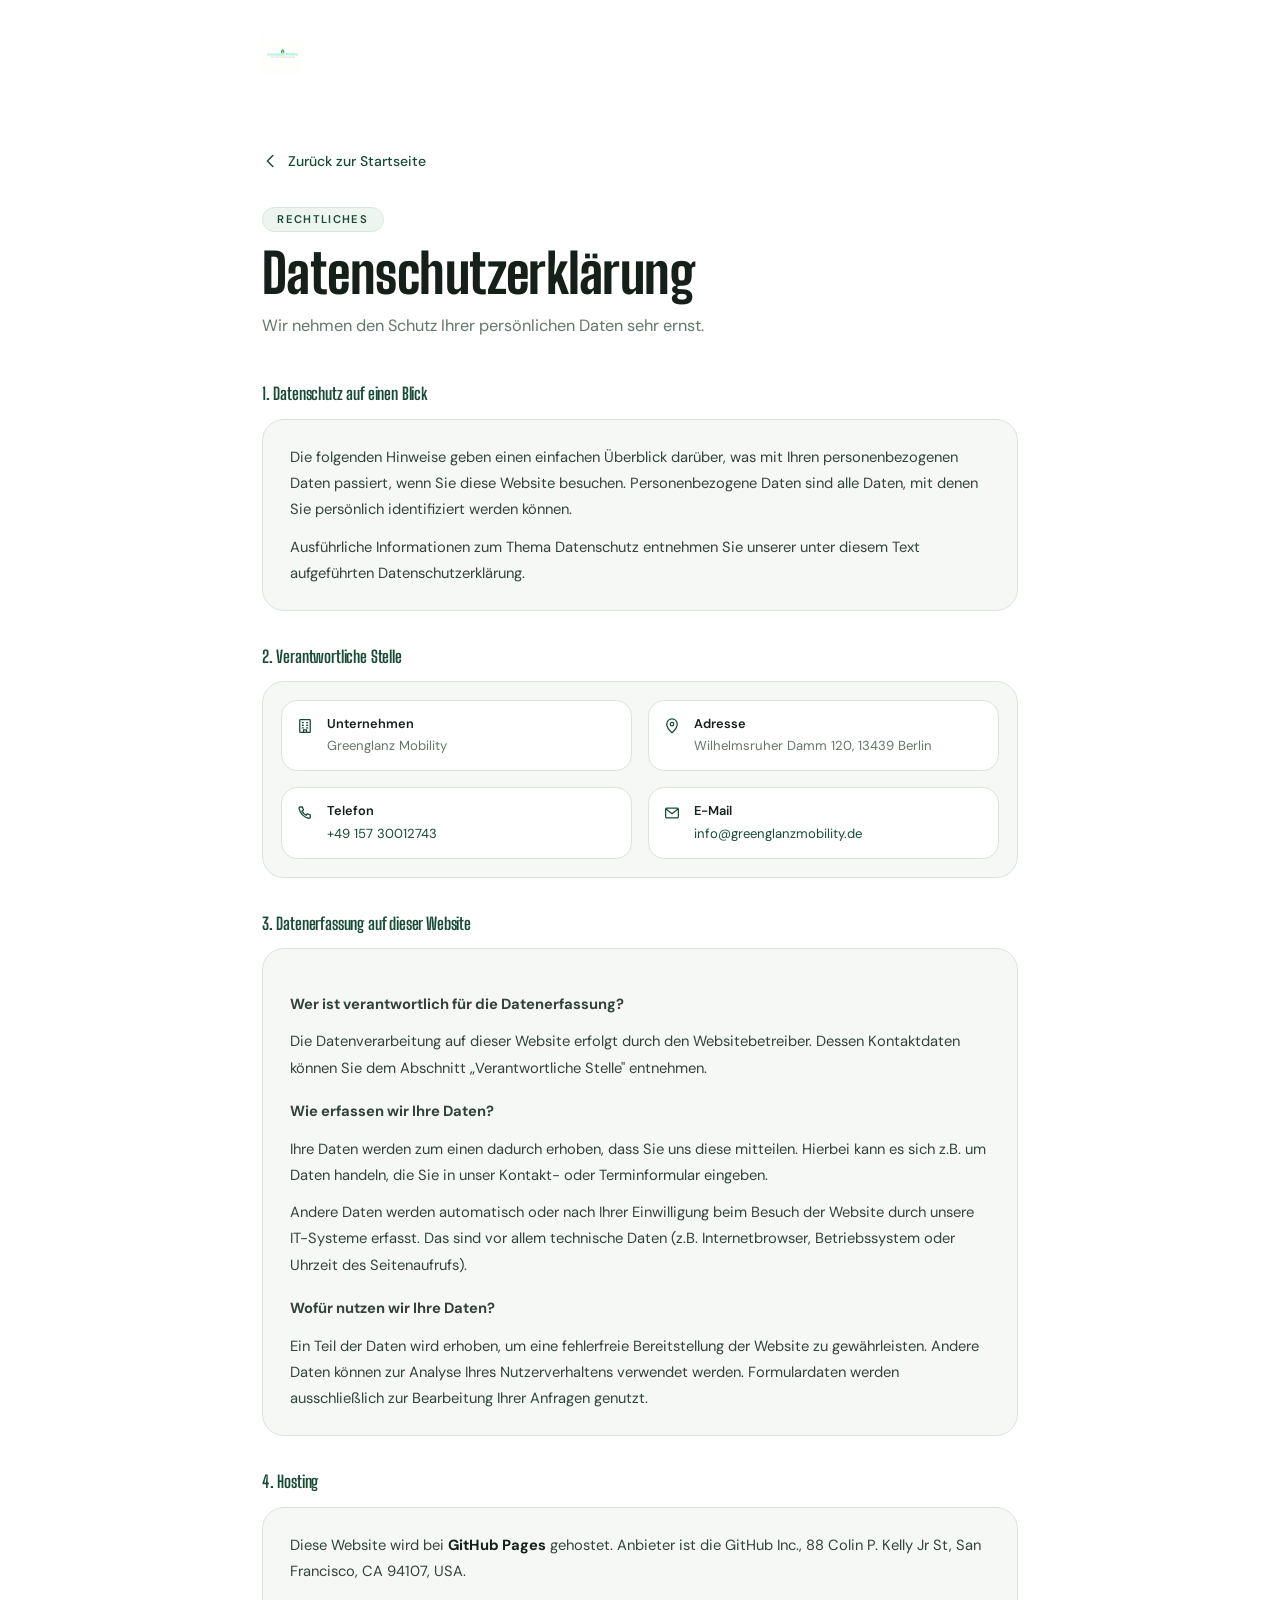
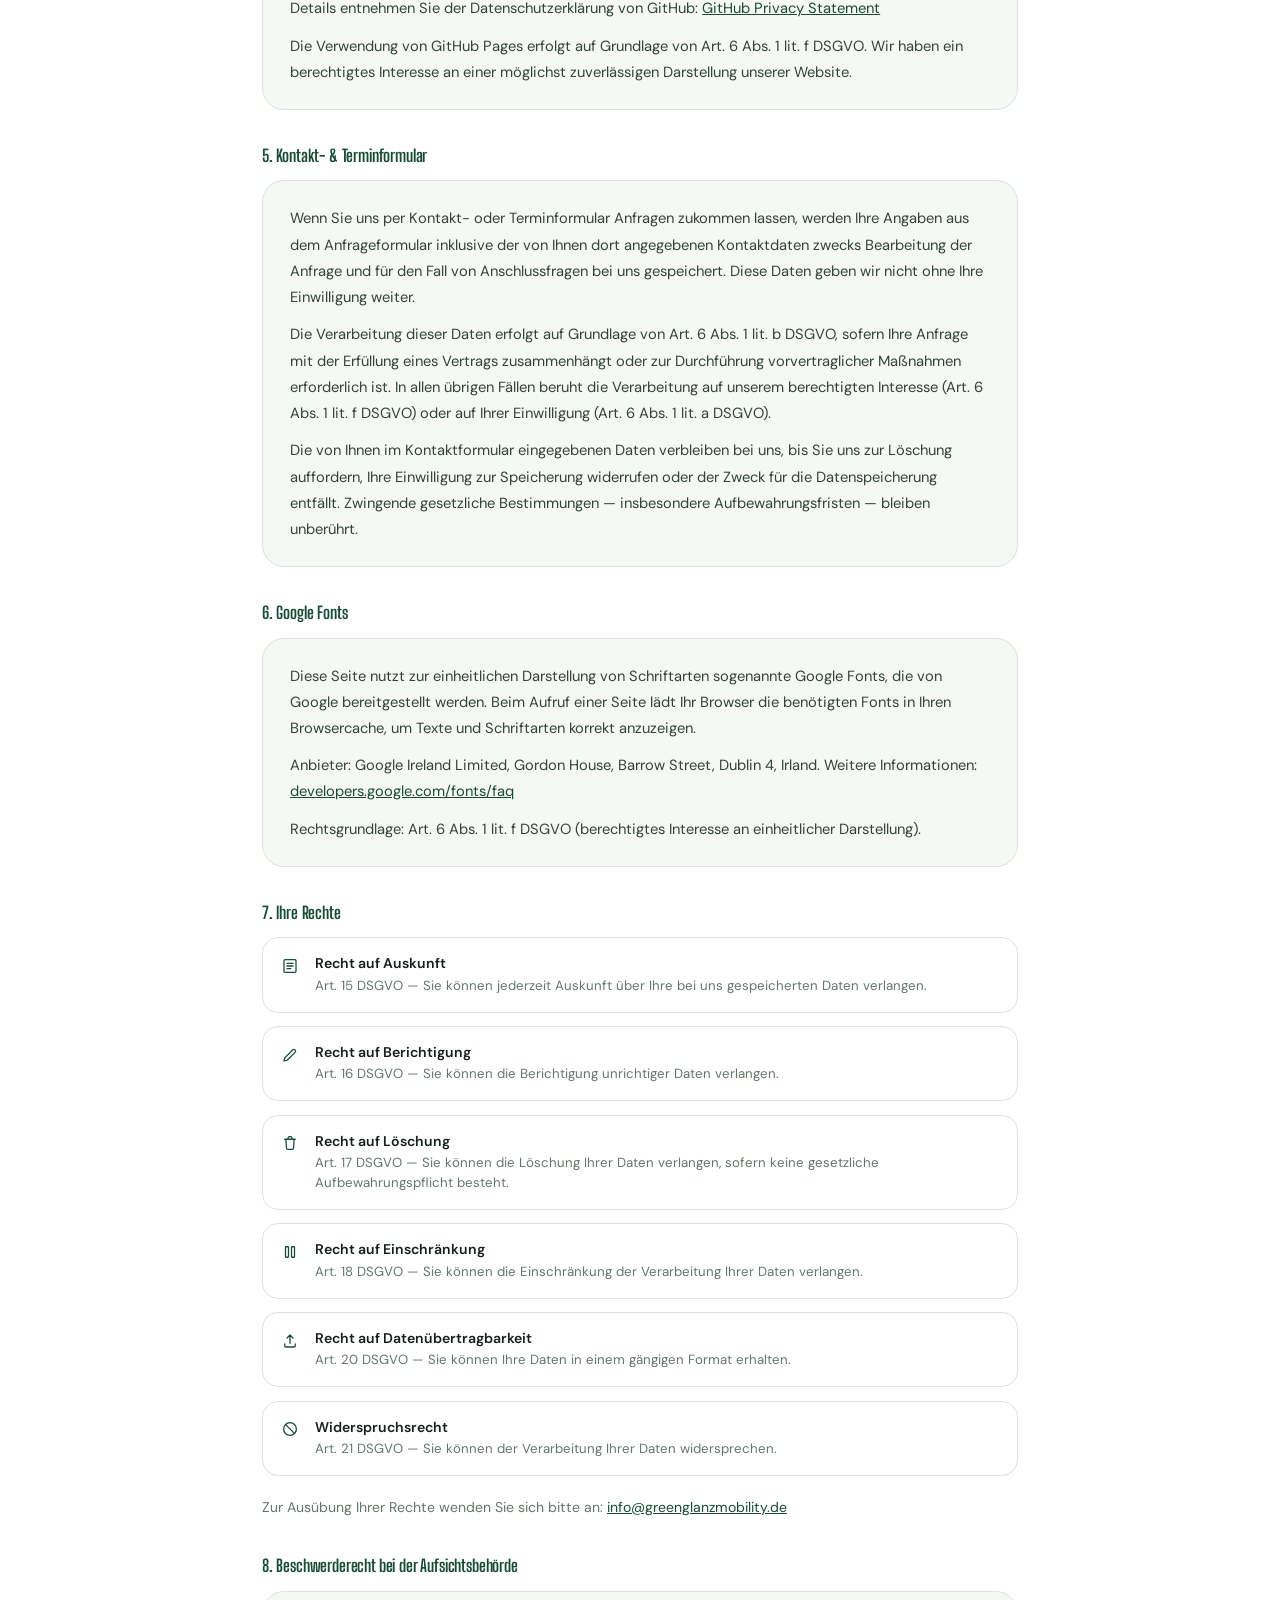
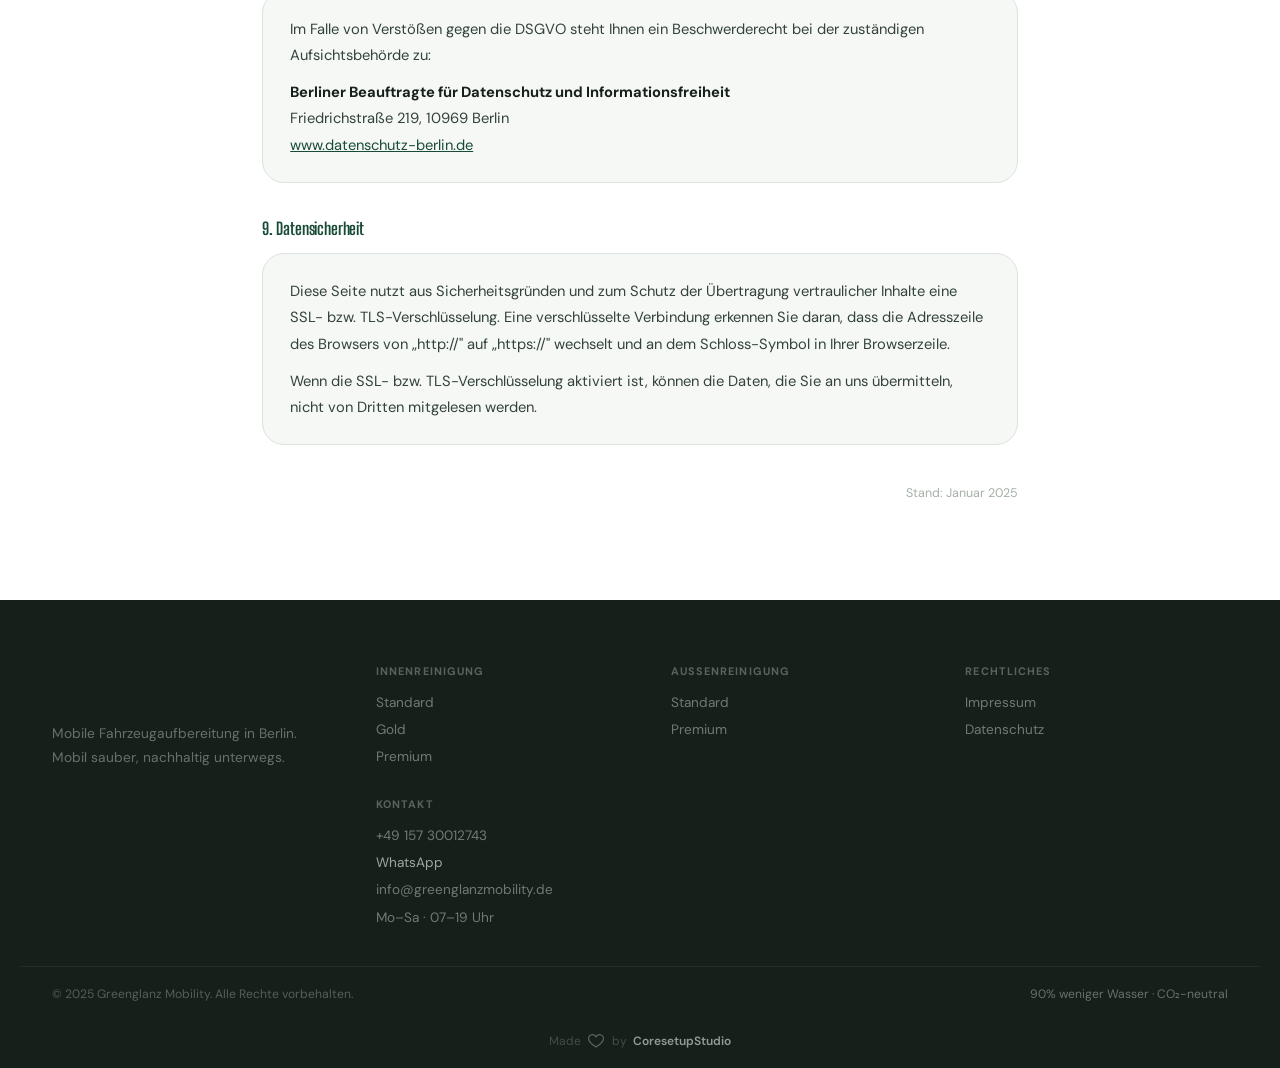
<file: datenschutz.html>
<!DOCTYPE html>
<html lang="de">
<head>
  <meta charset="UTF-8" />
  <meta name="viewport" content="width=device-width, initial-scale=1.0" />
  <title>Datenschutzerklärung – Greenglanz Mobility</title>
  <link rel="stylesheet" href="fv-styles.css" />
</head>
<body>

  <svg class="ic-sprite" aria-hidden="true">
    <defs>
      <symbol id="i-phone" viewBox="0 0 24 24"><path stroke="currentColor" fill="none" stroke-width="1.7" stroke-linecap="round" stroke-linejoin="round" d="M5.5 4h3l1.5 4-2 1.5a11 11 0 0 0 5.5 5.5l1.5-2 4 1.5v3a1.5 1.5 0 0 1-1.6 1.5A16 16 0 0 1 4 5.6 1.5 1.5 0 0 1 5.5 4Z"/></symbol>
      <symbol id="i-mail" viewBox="0 0 24 24"><rect x="3.5" y="5.5" width="17" height="13" rx="1.5" stroke="currentColor" fill="none" stroke-width="1.7"/><path stroke="currentColor" stroke-width="1.7" stroke-linecap="round" stroke-linejoin="round" d="m4.5 7 7.5 6 7.5-6"/></symbol>
      <symbol id="i-pin" viewBox="0 0 24 24"><path stroke="currentColor" fill="none" stroke-width="1.7" stroke-linecap="round" stroke-linejoin="round" d="M12 21s7-6.4 7-11.5a7 7 0 0 0-14 0C5 14.6 12 21 12 21Z"/><circle cx="12" cy="9.5" r="2.3" stroke="currentColor" fill="none" stroke-width="1.7"/></symbol>
      <symbol id="i-building" viewBox="0 0 24 24"><rect x="5" y="3.5" width="14" height="17" rx="1" stroke="currentColor" fill="none" stroke-width="1.7"/><path stroke="currentColor" stroke-width="1.7" stroke-linecap="round" d="M8.5 7.5h1.2M14.3 7.5h1.2M8.5 11h1.2M14.3 11h1.2M8.5 14.5h1.2M14.3 14.5h1.2M10 20.5v-3.2h4v3.2"/></symbol>
      <symbol id="i-info-list" viewBox="0 0 24 24"><rect x="4" y="3.5" width="16" height="17" rx="1.5" stroke="currentColor" fill="none" stroke-width="1.7"/><path stroke="currentColor" stroke-width="1.7" stroke-linecap="round" d="M8 8.5h8M8 12h8M8 15.5h5"/></symbol>
      <symbol id="i-edit" viewBox="0 0 24 24"><path stroke="currentColor" fill="none" stroke-width="1.7" stroke-linecap="round" stroke-linejoin="round" d="M4 20l1-4.2L15.8 5a1.7 1.7 0 0 1 2.4 0l.8.8a1.7 1.7 0 0 1 0 2.4L8.2 19 4 20Z"/></symbol>
      <symbol id="i-trash" viewBox="0 0 24 24"><path stroke="currentColor" fill="none" stroke-width="1.7" stroke-linecap="round" stroke-linejoin="round" d="M5 7h14M9.5 7V5a1.5 1.5 0 0 1 1.5-1.5h2A1.5 1.5 0 0 1 14.5 5v2M6.5 7l.8 12a1.5 1.5 0 0 0 1.5 1.4h6.4a1.5 1.5 0 0 0 1.5-1.4L17.5 7"/></symbol>
      <symbol id="i-pause" viewBox="0 0 24 24"><rect x="6" y="5" width="4" height="14" rx="1" stroke="currentColor" fill="none" stroke-width="1.7"/><rect x="14" y="5" width="4" height="14" rx="1" stroke="currentColor" fill="none" stroke-width="1.7"/></symbol>
      <symbol id="i-export" viewBox="0 0 24 24"><path stroke="currentColor" fill="none" stroke-width="1.7" stroke-linecap="round" stroke-linejoin="round" d="M12 15V4m0 0L8 8m4-4 4 4M5 16v2.5A1.5 1.5 0 0 0 6.5 20h11a1.5 1.5 0 0 0 1.5-1.5V16"/></symbol>
      <symbol id="i-block" viewBox="0 0 24 24"><circle cx="12" cy="12" r="8.5" stroke="currentColor" fill="none" stroke-width="1.7"/><path stroke="currentColor" stroke-width="1.7" stroke-linecap="round" d="m6.5 6.5 11 11"/></symbol>
      <symbol id="i-arrow-left" viewBox="0 0 20 20"><path stroke="currentColor" fill="none" stroke-width="1.6" stroke-linecap="round" stroke-linejoin="round" d="M12 4l-6 6 6 6"/></symbol>
      <symbol id="i-heart" viewBox="0 0 24 24"><path stroke="currentColor" fill="none" stroke-width="1.7" stroke-linecap="round" stroke-linejoin="round" d="M12 20s-7.5-4.6-9.4-9A5 5 0 0 1 12 6.5 5 5 0 0 1 21.4 11C19.5 15.4 12 20 12 20Z"/></symbol>
    </defs>
  </svg>

  <div class="legal-topbar">
    <div class="legal-container">
      <a href="index.html"><img src="logo.jpeg" alt="Greenglanz Mobility" class="nav-logo-img" /></a>
    </div>
  </div>

  <main class="legal-main">
    <div class="legal-container">
      <a href="index.html" class="legal-back">
        <svg class="ic" width="16" height="16"><use href="#i-arrow-left"/></svg>
        Zurück zur Startseite
      </a>

      <div class="legal-header">
        <span class="s-tag">Rechtliches</span>
        <h1>Datenschutzerklärung</h1>
        <p class="legal-intro">Wir nehmen den Schutz Ihrer persönlichen Daten sehr ernst.</p>
      </div>

      <div class="legal-section">
        <h2>1. Datenschutz auf einen Blick</h2>
        <div class="legal-card">
          <p>Die folgenden Hinweise geben einen einfachen Überblick darüber, was mit Ihren personenbezogenen Daten passiert, wenn Sie diese Website besuchen. Personenbezogene Daten sind alle Daten, mit denen Sie persönlich identifiziert werden können.</p>
          <p>Ausführliche Informationen zum Thema Datenschutz entnehmen Sie unserer unter diesem Text aufgeführten Datenschutzerklärung.</p>
        </div>
      </div>

      <div class="legal-section">
        <h2>2. Verantwortliche Stelle</h2>
        <div class="legal-card legal-card-grid">
          <div class="lcg-item"><svg class="ic" width="18" height="18"><use href="#i-building"/></svg><div><b>Unternehmen</b><p>Greenglanz Mobility</p></div></div>
          <div class="lcg-item"><svg class="ic" width="18" height="18"><use href="#i-pin"/></svg><div><b>Adresse</b><p>Wilhelmsruher Damm 120, 13439 Berlin</p></div></div>
          <div class="lcg-item"><svg class="ic" width="18" height="18"><use href="#i-phone"/></svg><div><b>Telefon</b><a href="tel:+4915730012743">+49 157 30012743</a></div></div>
          <div class="lcg-item"><svg class="ic" width="18" height="18"><use href="#i-mail"/></svg><div><b>E-Mail</b><a href="mailto:info@greenglanzmobility.de">info@greenglanzmobility.de</a></div></div>
        </div>
      </div>

      <div class="legal-section">
        <h2>3. Datenerfassung auf dieser Website</h2>
        <div class="legal-card">
          <p class="legal-sub">Wer ist verantwortlich für die Datenerfassung?</p>
          <p>Die Datenverarbeitung auf dieser Website erfolgt durch den Websitebetreiber. Dessen Kontaktdaten können Sie dem Abschnitt „Verantwortliche Stelle" entnehmen.</p>
          <p class="legal-sub">Wie erfassen wir Ihre Daten?</p>
          <p>Ihre Daten werden zum einen dadurch erhoben, dass Sie uns diese mitteilen. Hierbei kann es sich z.B. um Daten handeln, die Sie in unser Kontakt- oder Terminformular eingeben.</p>
          <p>Andere Daten werden automatisch oder nach Ihrer Einwilligung beim Besuch der Website durch unsere IT-Systeme erfasst. Das sind vor allem technische Daten (z.B. Internetbrowser, Betriebssystem oder Uhrzeit des Seitenaufrufs).</p>
          <p class="legal-sub">Wofür nutzen wir Ihre Daten?</p>
          <p>Ein Teil der Daten wird erhoben, um eine fehlerfreie Bereitstellung der Website zu gewährleisten. Andere Daten können zur Analyse Ihres Nutzerverhaltens verwendet werden. Formulardaten werden ausschließlich zur Bearbeitung Ihrer Anfragen genutzt.</p>
        </div>
      </div>

      <div class="legal-section">
        <h2>4. Hosting</h2>
        <div class="legal-card">
          <p>Diese Website wird bei <strong>GitHub Pages</strong> gehostet. Anbieter ist die GitHub Inc., 88 Colin P. Kelly Jr St, San Francisco, CA 94107, USA.</p>
          <p>Details entnehmen Sie der Datenschutzerklärung von GitHub: <a href="https://docs.github.com/en/site-policy/privacy-policies/github-privacy-statement" target="_blank" rel="noopener">GitHub Privacy Statement</a></p>
          <p>Die Verwendung von GitHub Pages erfolgt auf Grundlage von Art. 6 Abs. 1 lit. f DSGVO. Wir haben ein berechtigtes Interesse an einer möglichst zuverlässigen Darstellung unserer Website.</p>
        </div>
      </div>

      <div class="legal-section">
        <h2>5. Kontakt- & Terminformular</h2>
        <div class="legal-card">
          <p>Wenn Sie uns per Kontakt- oder Terminformular Anfragen zukommen lassen, werden Ihre Angaben aus dem Anfrageformular inklusive der von Ihnen dort angegebenen Kontaktdaten zwecks Bearbeitung der Anfrage und für den Fall von Anschlussfragen bei uns gespeichert. Diese Daten geben wir nicht ohne Ihre Einwilligung weiter.</p>
          <p>Die Verarbeitung dieser Daten erfolgt auf Grundlage von Art. 6 Abs. 1 lit. b DSGVO, sofern Ihre Anfrage mit der Erfüllung eines Vertrags zusammenhängt oder zur Durchführung vorvertraglicher Maßnahmen erforderlich ist. In allen übrigen Fällen beruht die Verarbeitung auf unserem berechtigten Interesse (Art. 6 Abs. 1 lit. f DSGVO) oder auf Ihrer Einwilligung (Art. 6 Abs. 1 lit. a DSGVO).</p>
          <p>Die von Ihnen im Kontaktformular eingegebenen Daten verbleiben bei uns, bis Sie uns zur Löschung auffordern, Ihre Einwilligung zur Speicherung widerrufen oder der Zweck für die Datenspeicherung entfällt. Zwingende gesetzliche Bestimmungen — insbesondere Aufbewahrungsfristen — bleiben unberührt.</p>
        </div>
      </div>

      <div class="legal-section">
        <h2>6. Google Fonts</h2>
        <div class="legal-card">
          <p>Diese Seite nutzt zur einheitlichen Darstellung von Schriftarten sogenannte Google Fonts, die von Google bereitgestellt werden. Beim Aufruf einer Seite lädt Ihr Browser die benötigten Fonts in Ihren Browsercache, um Texte und Schriftarten korrekt anzuzeigen.</p>
          <p>Anbieter: Google Ireland Limited, Gordon House, Barrow Street, Dublin 4, Irland. Weitere Informationen: <a href="https://developers.google.com/fonts/faq" target="_blank" rel="noopener">developers.google.com/fonts/faq</a></p>
          <p>Rechtsgrundlage: Art. 6 Abs. 1 lit. f DSGVO (berechtigtes Interesse an einheitlicher Darstellung).</p>
        </div>
      </div>

      <div class="legal-section">
        <h2>7. Ihre Rechte</h2>
        <div class="legal-rights">
          <div class="lr-item"><svg class="ic" width="18" height="18"><use href="#i-info-list"/></svg><div><b>Recht auf Auskunft</b><p>Art. 15 DSGVO — Sie können jederzeit Auskunft über Ihre bei uns gespeicherten Daten verlangen.</p></div></div>
          <div class="lr-item"><svg class="ic" width="18" height="18"><use href="#i-edit"/></svg><div><b>Recht auf Berichtigung</b><p>Art. 16 DSGVO — Sie können die Berichtigung unrichtiger Daten verlangen.</p></div></div>
          <div class="lr-item"><svg class="ic" width="18" height="18"><use href="#i-trash"/></svg><div><b>Recht auf Löschung</b><p>Art. 17 DSGVO — Sie können die Löschung Ihrer Daten verlangen, sofern keine gesetzliche Aufbewahrungspflicht besteht.</p></div></div>
          <div class="lr-item"><svg class="ic" width="18" height="18"><use href="#i-pause"/></svg><div><b>Recht auf Einschränkung</b><p>Art. 18 DSGVO — Sie können die Einschränkung der Verarbeitung Ihrer Daten verlangen.</p></div></div>
          <div class="lr-item"><svg class="ic" width="18" height="18"><use href="#i-export"/></svg><div><b>Recht auf Datenübertragbarkeit</b><p>Art. 20 DSGVO — Sie können Ihre Daten in einem gängigen Format erhalten.</p></div></div>
          <div class="lr-item"><svg class="ic" width="18" height="18"><use href="#i-block"/></svg><div><b>Widerspruchsrecht</b><p>Art. 21 DSGVO — Sie können der Verarbeitung Ihrer Daten widersprechen.</p></div></div>
        </div>
        <p style="margin-top:1.2rem; font-size:0.88rem; color:var(--t3);">Zur Ausübung Ihrer Rechte wenden Sie sich bitte an: <a href="mailto:info@greenglanzmobility.de" style="color:var(--pine-dim); text-decoration:underline;">info@greenglanzmobility.de</a></p>
      </div>

      <div class="legal-section">
        <h2>8. Beschwerderecht bei der Aufsichtsbehörde</h2>
        <div class="legal-card">
          <p>Im Falle von Verstößen gegen die DSGVO steht Ihnen ein Beschwerderecht bei der zuständigen Aufsichtsbehörde zu:</p>
          <p><strong>Berliner Beauftragte für Datenschutz und Informationsfreiheit</strong><br />
          Friedrichstraße 219, 10969 Berlin<br />
          <a href="https://www.datenschutz-berlin.de" target="_blank" rel="noopener">www.datenschutz-berlin.de</a></p>
        </div>
      </div>

      <div class="legal-section">
        <h2>9. Datensicherheit</h2>
        <div class="legal-card">
          <p>Diese Seite nutzt aus Sicherheitsgründen und zum Schutz der Übertragung vertraulicher Inhalte eine SSL- bzw. TLS-Verschlüsselung. Eine verschlüsselte Verbindung erkennen Sie daran, dass die Adresszeile des Browsers von „http://" auf „https://" wechselt und an dem Schloss-Symbol in Ihrer Browserzeile.</p>
          <p>Wenn die SSL- bzw. TLS-Verschlüsselung aktiviert ist, können die Daten, die Sie an uns übermitteln, nicht von Dritten mitgelesen werden.</p>
        </div>
      </div>

      <p class="legal-stand">Stand: Januar 2025</p>
    </div>
  </main>

  <footer class="footer">
    <div class="ft-inner">
      <div class="ft-brand">
        <img src="logo.jpeg" alt="Greenglanz Mobility" class="ft-logo-img" />
        <p>Mobile Fahrzeugaufbereitung in Berlin.<br />Mobil sauber, nachhaltig unterwegs.</p>
      </div>
      <div class="ft-cols">
        <div class="ftc">
          <b>Innenreinigung</b>
          <a href="index.html#innen">Standard</a><a href="index.html#innen">Gold</a><a href="index.html#innen">Premium</a>
        </div>
        <div class="ftc">
          <b>Außenreinigung</b>
          <a href="index.html#aussen">Standard</a><a href="index.html#aussen">Premium</a>
        </div>
        <div class="ftc">
          <b>Rechtliches</b>
          <a href="impressum.html">Impressum</a><a href="datenschutz.html">Datenschutz</a>
        </div>
        <div class="ftc">
          <b>Kontakt</b>
          <a href="tel:+4915730012743">+49 157 30012743</a>
          <a href="https://wa.me/4915730012743" target="_blank" rel="noopener" class="ftc-wa">WhatsApp</a>
          <a href="mailto:info@greenglanzmobility.de">info@greenglanzmobility.de</a>
          <span>Mo–Sa · 07–19 Uhr</span>
        </div>
      </div>
    </div>
    <div class="ft-bottom">
      <span>© 2025 Greenglanz Mobility. Alle Rechte vorbehalten.</span>
      <span class="ft-badge">90% weniger Wasser · CO₂-neutral</span>
    </div>
    <div class="ft-credit">
      Made <svg class="ic" width="18" height="18"><use href="#i-heart"/></svg> by <a href="https://coresetup.studio" target="_blank" rel="noopener noreferrer">CoresetupStudio</a>
    </div>
  </footer>

</body>
</html>
</file>
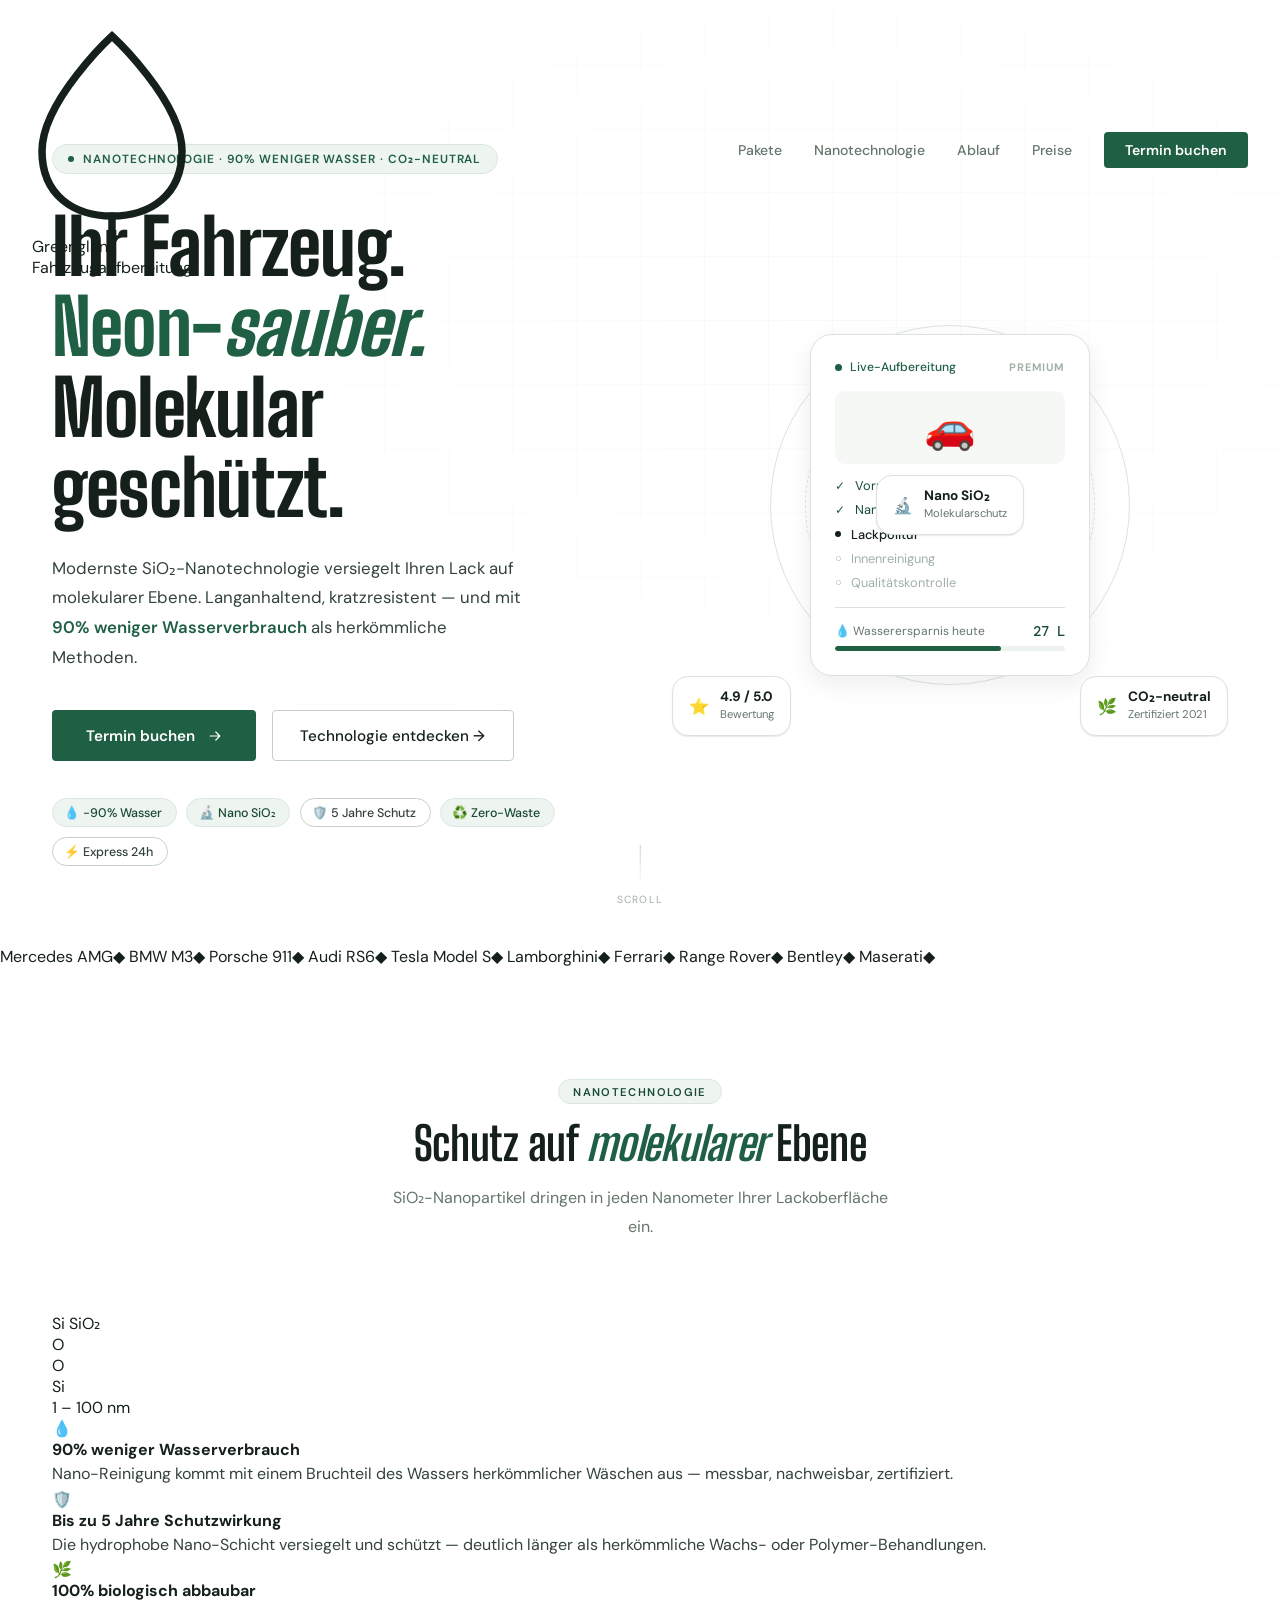
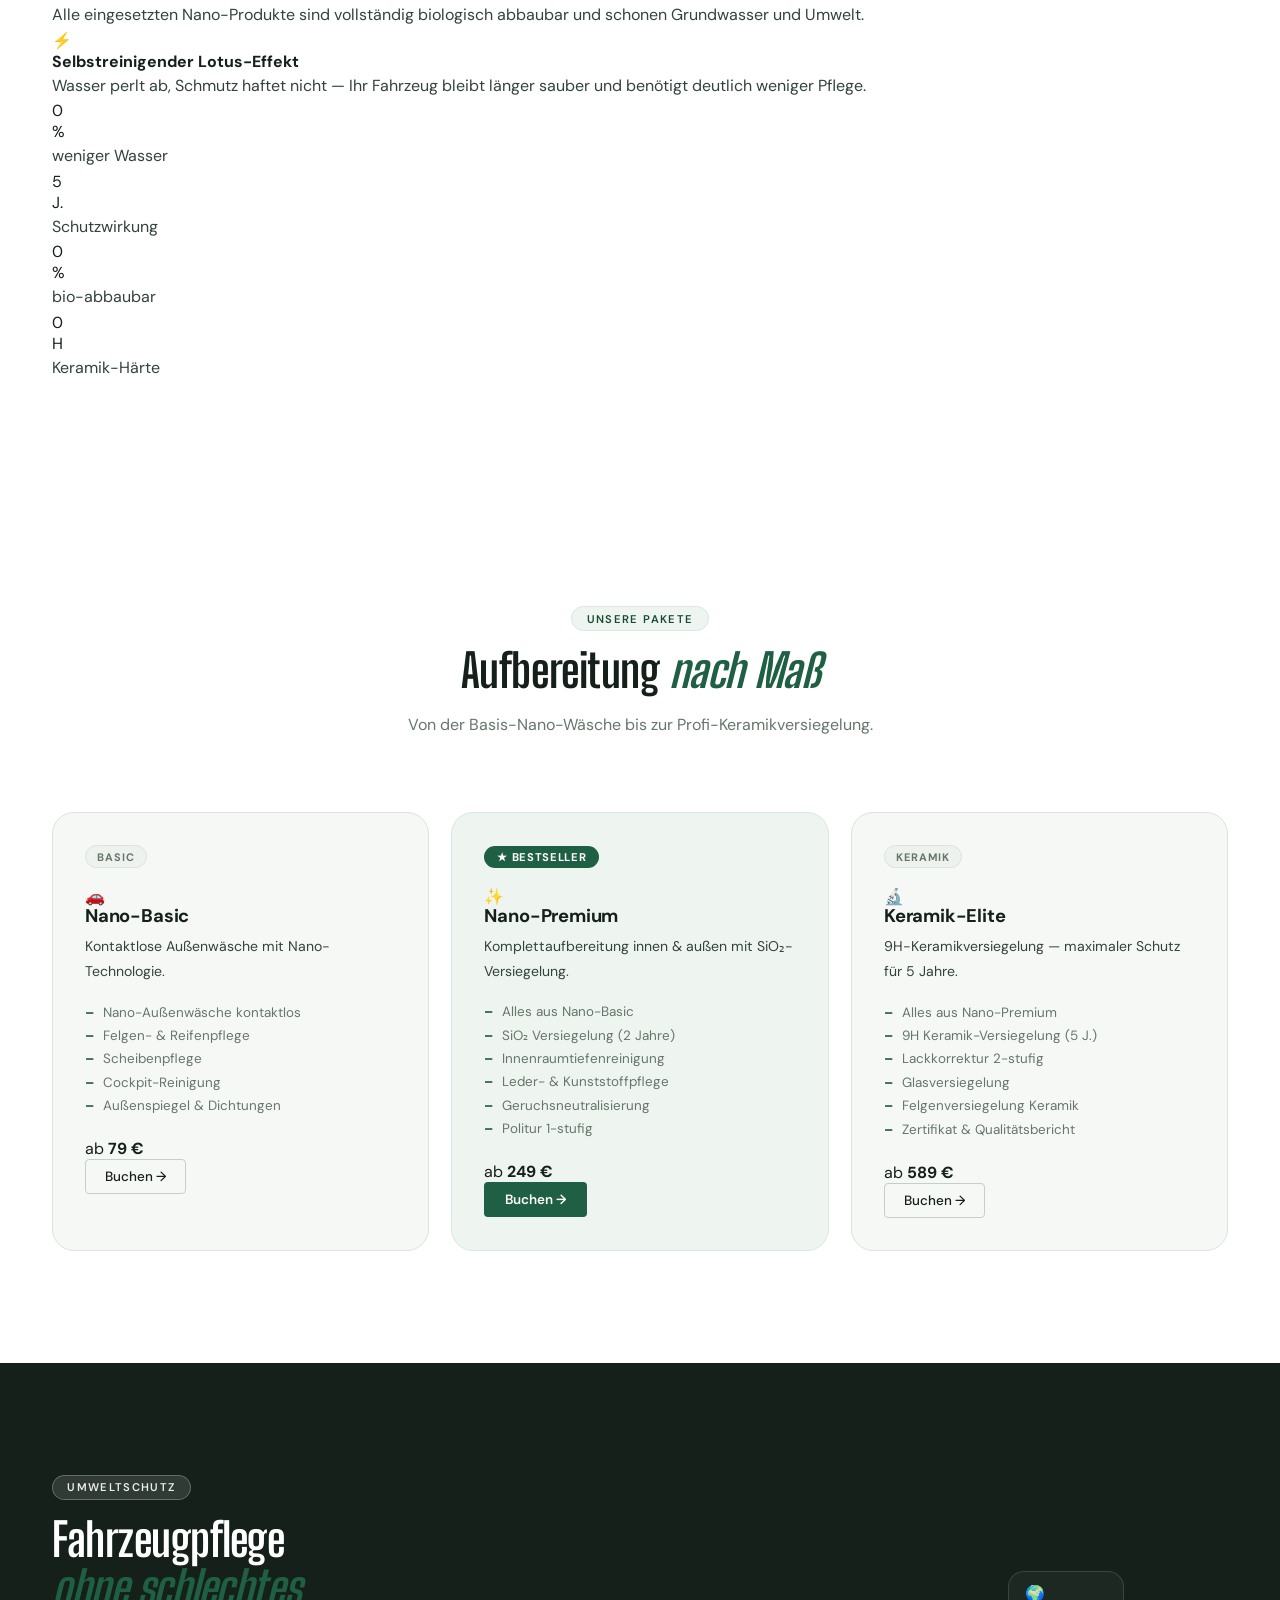
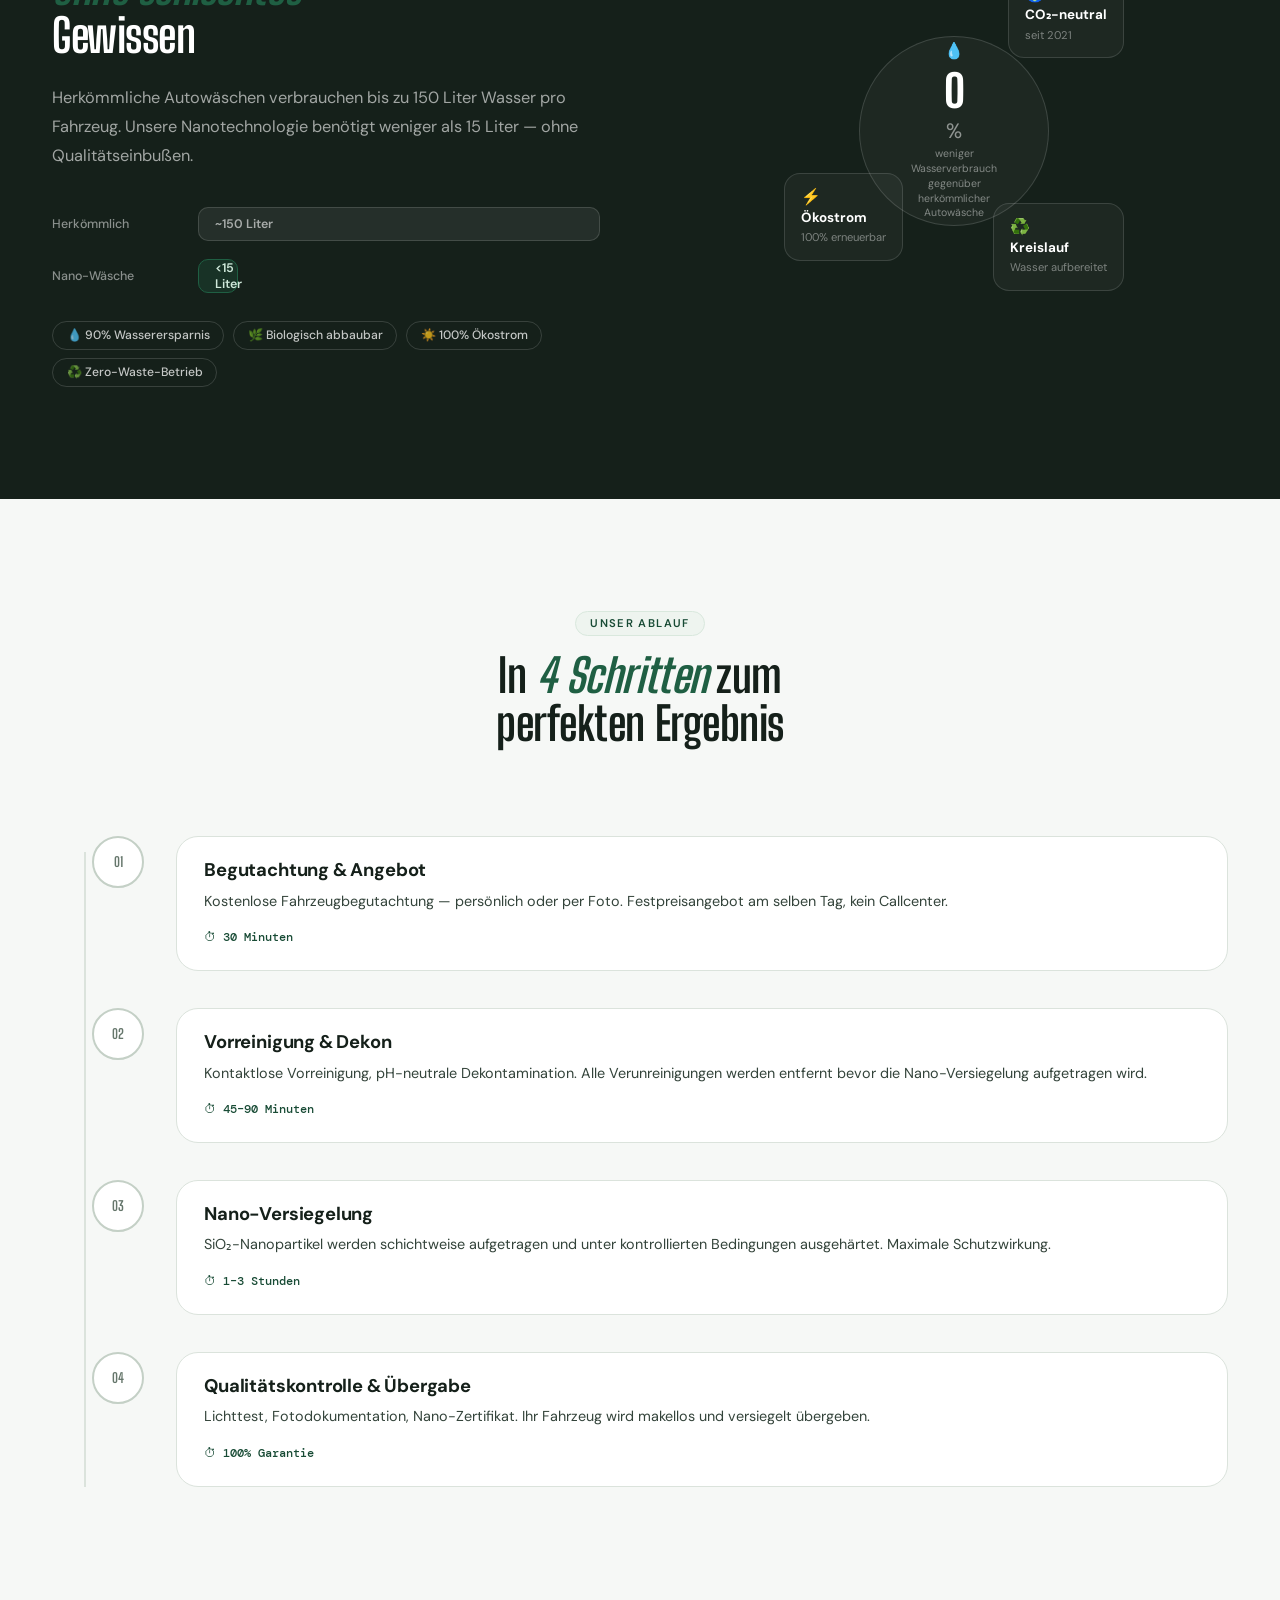
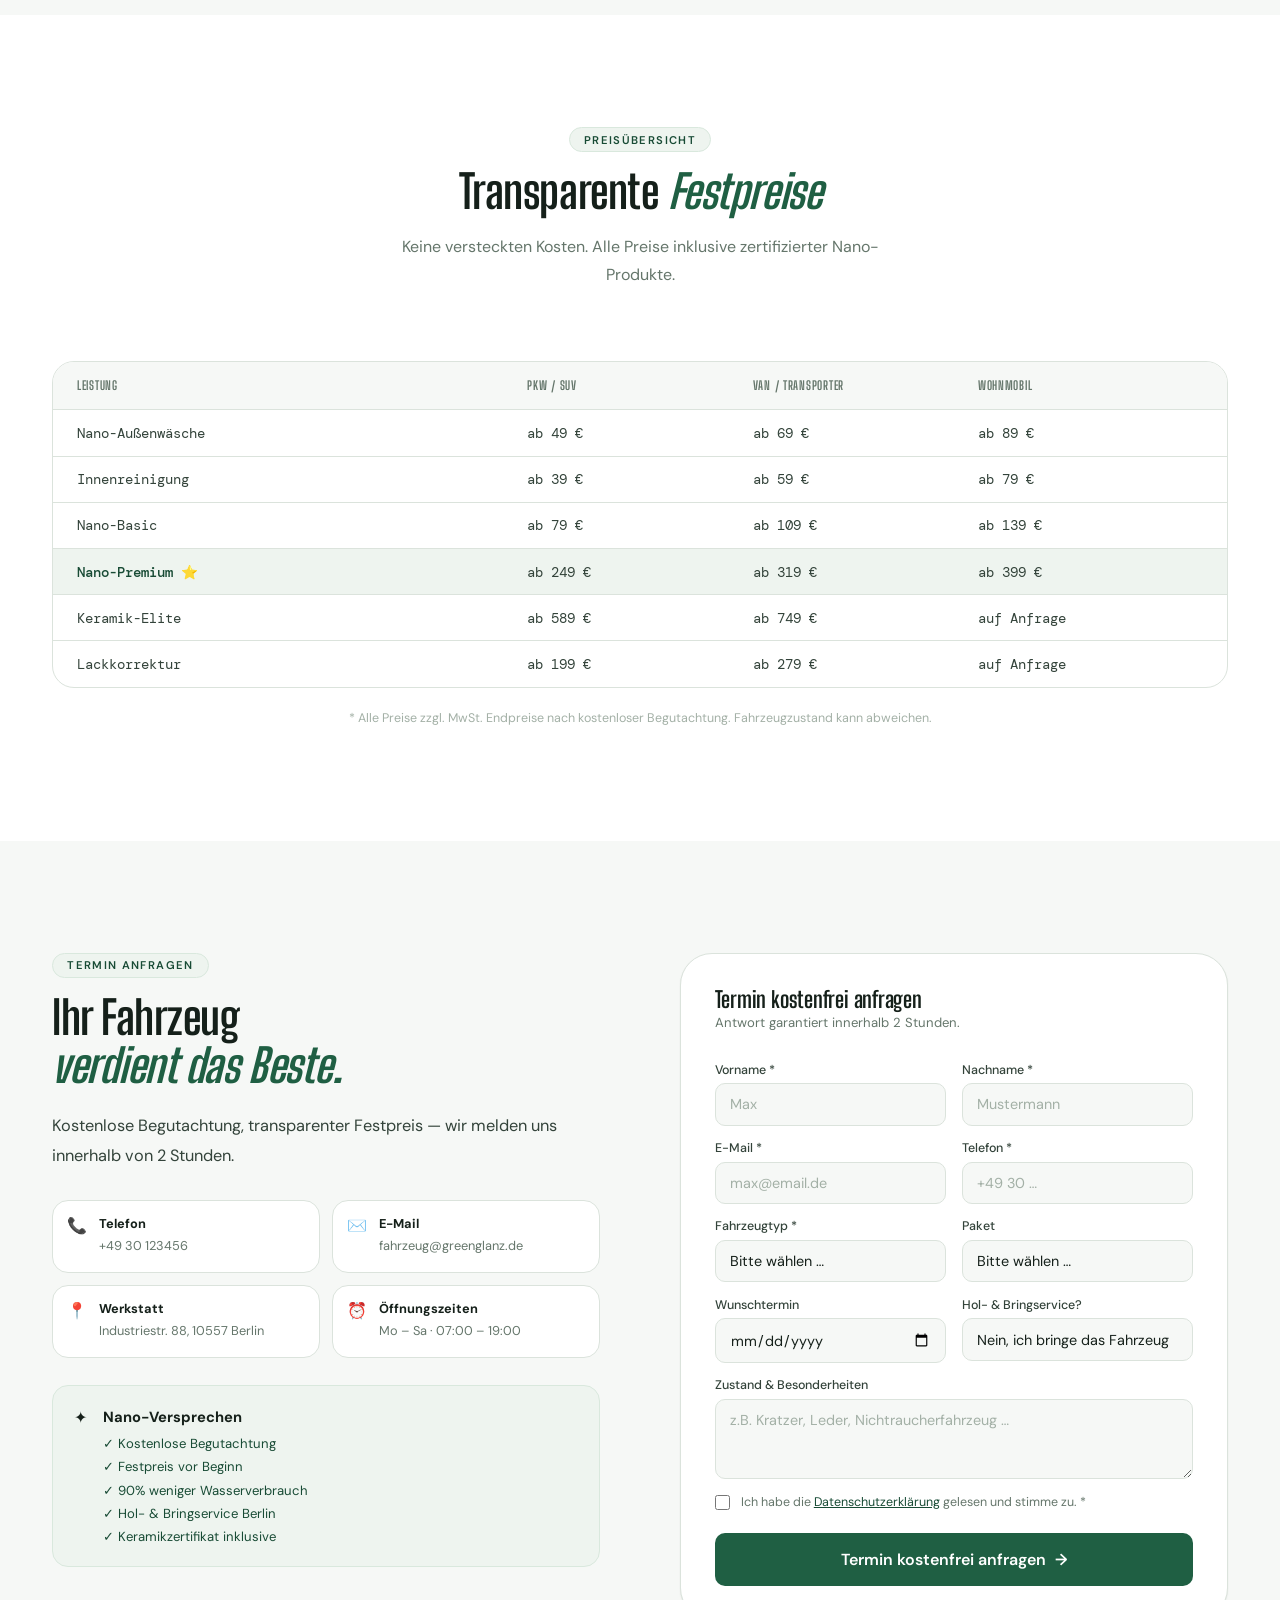
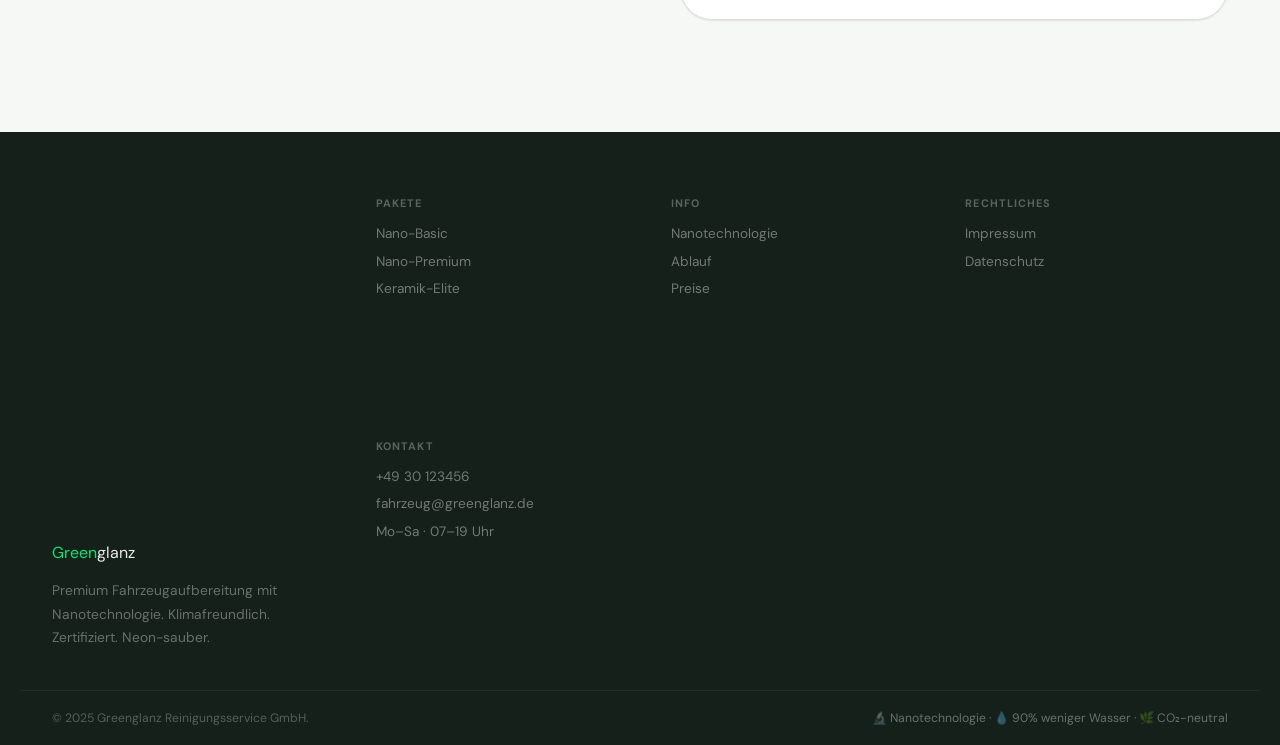
<file: fahrzeug.html>
<!DOCTYPE html>
<html lang="de">
<head>
  <meta charset="UTF-8" />
  <meta name="viewport" content="width=device-width, initial-scale=1.0" />
  <title>Greenglanz – Fahrzeugaufbereitung mit Nanotechnologie</title>
  <meta name="description" content="Premium Fahrzeugaufbereitung mit Nanotechnologie. 90% weniger Wasserverbrauch. Neon-sauber, klimafreundlich, molekular versiegelt." />
  <link rel="stylesheet" href="fv-styles.css" />
  <link rel="preconnect" href="https://fonts.googleapis.com" />
  <link rel="preconnect" href="https://fonts.gstatic.com" crossorigin />
  <link href="https://fonts.googleapis.com/css2?family=Syne:wght@400;600;700;800&family=DM+Sans:wght@300;400;500&display=swap" rel="stylesheet" />
</head>
<body>

  <!-- Custom Cursor -->
  <div class="cur" id="cur"></div>
  <div class="cur-ring" id="curRing"></div>

  <!-- Scroll Progress -->
  <div class="scroll-prog" id="scrollProg"></div>

  <!-- Loader -->
  <div class="loader" id="loader">
    <div class="loader-core">
      <div class="loader-drop" id="loaderDrop">
        <svg viewBox="0 0 60 80" fill="none">
          <path class="drop-path" d="M30 5 C30 5 58 35 58 52 C58 67 45 75 30 75 C15 75 2 67 2 52 C2 35 30 5 30 5Z"
            stroke="#00e676" stroke-width="1.5" fill="none"/>
          <path class="drop-inner" d="M30 20 C30 20 48 42 48 53 C48 63 40 70 30 70 C20 70 12 63 12 53 C12 42 30 20 30 20Z"
            stroke="rgba(0,230,118,0.3)" stroke-width="1" fill="none"/>
        </svg>
        <div class="drop-glow"></div>
      </div>
      <div class="loader-brand">
        <span class="lb-green">Green</span><span class="lb-dark">glanz</span>
      </div>
      <div class="loader-sub">Fahrzeugaufbereitung</div>
      <div class="loader-bar"><div class="loader-fill" id="loaderFill"></div></div>
    </div>
  </div>

  <!-- Navigation -->
  <nav class="nav" id="nav">
    <div class="nav-inner">
      <a href="#" class="nav-logo">
        <div class="nl-icon">
          <svg viewBox="0 0 32 42" fill="none">
            <path d="M16 3 C16 3 30 16 30 26 C30 34.8 23.7 39 16 39 C8.3 39 2 34.8 2 26 C2 16 16 3 16 3Z"
              stroke="currentColor" stroke-width="1.5" fill="none"/>
            <path d="M16 39 L16 43" stroke="currentColor" stroke-width="1.5" stroke-linecap="round"/>
          </svg>
        </div>
        <div class="nl-text">
          <div class="nl-name"><span class="nl-g">Green</span><span class="nl-gl">glanz</span></div>
          <span class="nl-sub">Fahrzeugaufbereitung</span>
        </div>
      </a>

      <ul class="nav-links">
        <li><a href="#pakete">Pakete</a></li>
        <li><a href="#nano">Nanotechnologie</a></li>
        <li><a href="#prozess">Ablauf</a></li>
        <li><a href="#preise">Preise</a></li>
        <li><a href="#kontakt" class="nav-cta">Termin buchen</a></li>
      </ul>

      <button class="burger" id="burger" aria-label="Menü">
        <span></span><span></span>
      </button>
    </div>
  </nav>

  <!-- Mobile Menu -->
  <div class="mob-menu" id="mobMenu">
    <div class="mm-links">
      <a href="#pakete">Pakete</a>
      <a href="#nano">Nanotechnologie</a>
      <a href="#prozess">Ablauf</a>
      <a href="#preise">Preise</a>
      <a href="#kontakt">Termin buchen</a>
    </div>
    <div class="mm-contact">
      <a href="tel:+4930123456">📞 +49 30 123456</a>
    </div>
  </div>

  <!-- ═══ HERO ════════════════════════════════════ -->
  <section class="hero" id="hero">
    <canvas class="hero-canvas" id="heroCanvas"></canvas>

    <!-- Animated background blobs -->
    <div class="hero-blob b1"></div>
    <div class="hero-blob b2"></div>
    <div class="hero-blob b3"></div>

    <!-- Neon grid lines -->
    <div class="hero-grid"></div>

    <div class="hero-left">
      <div class="hero-eyebrow" data-reveal>
        <span class="eyebrow-pulse"></span>
        <span>Nanotechnologie · 90% weniger Wasser · CO₂-neutral</span>
      </div>

      <h1 class="hero-title" data-reveal data-delay="60">
        <span class="ht-line">Ihr Fahrzeug.</span>
        <span class="ht-line ht-neon">Neon-<em>sauber.</em></span>
        <span class="ht-line ht-sub">Molekular geschützt.</span>
      </h1>

      <p class="hero-desc" data-reveal data-delay="140">
        Modernste SiO₂-Nanotechnologie versiegelt Ihren Lack auf molekularer Ebene.
        Langanhaltend, kratzresistent — und mit <strong>90% weniger Wasserverbrauch</strong>
        als herkömmliche Methoden.
      </p>

      <div class="hero-actions" data-reveal data-delay="220">
        <a href="#kontakt" class="btn-neon">
          <span class="btn-neon-text">Termin buchen</span>
          <svg class="btn-neon-arrow" viewBox="0 0 20 20" fill="none">
            <path d="M4 10h12M11 5l5 5-5 5" stroke="currentColor" stroke-width="1.5" stroke-linecap="round" stroke-linejoin="round"/>
          </svg>
          <div class="btn-neon-glow"></div>
        </a>
        <a href="#nano" class="btn-ghost">
          <span>Technologie entdecken →</span>
        </a>
      </div>

      <div class="hero-chips" data-reveal data-delay="300">
        <span class="chip chip-green">💧 −90% Wasser</span>
        <span class="chip chip-green">🔬 Nano SiO₂</span>
        <span class="chip chip-blue">🛡️ 5 Jahre Schutz</span>
        <span class="chip chip-green">♻️ Zero-Waste</span>
        <span class="chip chip-blue">⚡ Express 24h</span>
      </div>
    </div>

    <div class="hero-right" data-reveal data-delay="80">
      <!-- Animated water morphing scene -->
      <div class="hero-scene">
        <!-- Rotating neon rings -->
        <div class="hs-ring r1"></div>
        <div class="hs-ring r2"></div>
        <div class="hs-ring r3"></div>

        <!-- Center card -->
        <div class="hs-card">
          <div class="hs-card-header">
            <div class="hsc-live">
              <span class="live-dot"></span>Live-Aufbereitung
            </div>
            <span class="hsc-badge">Premium</span>
          </div>

          <div class="hs-car-wrap">
            <div class="hs-car" id="hsCar">🚗</div>
            <div class="hs-car-shine"></div>
            <div class="hs-scan-line" id="scanLine"></div>
          </div>

          <div class="hs-steps">
            <div class="hss done"><span class="hss-icon">✓</span><span>Vorreinigung</span></div>
            <div class="hss done"><span class="hss-icon">✓</span><span>Nano-Versiegelung</span></div>
            <div class="hss active"><span class="hss-dot"></span><span>Lackpolitur</span></div>
            <div class="hss"><span class="hss-o">○</span><span>Innenreinigung</span></div>
            <div class="hss"><span class="hss-o">○</span><span>Qualitätskontrolle</span></div>
          </div>

          <div class="hs-water-bar">
            <div class="hwb-label">
              <span>💧 Wasserersparnis heute</span>
              <span class="hwb-val" id="waterVal">0 L</span>
            </div>
            <div class="hwb-track">
              <div class="hwb-fill" id="waterFill"></div>
            </div>
          </div>
        </div>

        <!-- Float cards — corner-positioned, no overlap -->
        <div class="hs-float sf-tl" data-float="1">
          <span>🔬</span>
          <div><b>Nano SiO₂</b><p>Molekularschutz</p></div>
        </div>
        <div class="hs-float sf-br" data-float="2">
          <span>🌿</span>
          <div><b>CO₂-neutral</b><p>Zertifiziert 2021</p></div>
        </div>
        <div class="hs-float sf-bl" data-float="3">
          <span>⭐</span>
          <div><b>4.9 / 5.0</b><p>Bewertung</p></div>
        </div>
      </div>
    </div>

    <div class="hero-scroll">
      <div class="hs-line-anim"></div>
      <span>Scroll</span>
    </div>
  </section>

  <!-- ═══ TRUST BAR ══════════════════════════════ -->
  <div class="trust-bar">
    <div class="tb-wrap">
      <div class="tb-track" id="tbTrack">
        <span>Mercedes AMG</span><span class="tbsep">◆</span>
        <span>BMW M3</span><span class="tbsep">◆</span>
        <span>Porsche 911</span><span class="tbsep">◆</span>
        <span>Audi RS6</span><span class="tbsep">◆</span>
        <span>Tesla Model S</span><span class="tbsep">◆</span>
        <span>Lamborghini</span><span class="tbsep">◆</span>
        <span>Ferrari</span><span class="tbsep">◆</span>
        <span>Range Rover</span><span class="tbsep">◆</span>
        <span>Bentley</span><span class="tbsep">◆</span>
        <span>Maserati</span><span class="tbsep">◆</span>
      </div>
    </div>
  </div>

  <!-- ═══ NANO SECTION ═══════════════════════════ -->
  <section class="section s-nano" id="nano">
    <div class="container">
      <div class="s-head" data-reveal>
        <span class="s-tag">Nanotechnologie</span>
        <h2>Schutz auf <em>molekularer</em> Ebene</h2>
        <p>SiO₂-Nanopartikel dringen in jeden Nanometer Ihrer Lackoberfläche ein.</p>
      </div>

      <div class="nano-layout">
        <div class="nano-viz" data-reveal>
          <div class="nano-atom">
            <!-- Atom core -->
            <div class="na-core">
              <div class="na-core-inner">
                <span class="na-symbol">Si</span>
                <span class="na-formula">SiO₂</span>
              </div>
              <div class="na-core-glow"></div>
            </div>
            <!-- Orbits -->
            <div class="na-orbit o1"><div class="na-electron"><span>O</span></div></div>
            <div class="na-orbit o2"><div class="na-electron"><span>O</span></div></div>
            <div class="na-orbit o3"><div class="na-electron"><span>Si</span></div></div>
            <!-- Size label -->
            <div class="na-size">1 – 100 nm</div>
          </div>
        </div>

        <div class="nano-facts" data-reveal data-delay="120">
          <div class="nf-item" data-reveal data-delay="0">
            <div class="nfi-icon nfi-green">💧</div>
            <div>
              <h4>90% weniger Wasserverbrauch</h4>
              <p>Nano-Reinigung kommt mit einem Bruchteil des Wassers herkömmlicher Wäschen aus — messbar, nachweisbar, zertifiziert.</p>
            </div>
          </div>
          <div class="nf-item" data-reveal data-delay="80">
            <div class="nfi-icon nfi-blue">🛡️</div>
            <div>
              <h4>Bis zu 5 Jahre Schutzwirkung</h4>
              <p>Die hydrophobe Nano-Schicht versiegelt und schützt — deutlich länger als herkömmliche Wachs- oder Polymer-Behandlungen.</p>
            </div>
          </div>
          <div class="nf-item" data-reveal data-delay="160">
            <div class="nfi-icon nfi-green">🌿</div>
            <div>
              <h4>100% biologisch abbaubar</h4>
              <p>Alle eingesetzten Nano-Produkte sind vollständig biologisch abbaubar und schonen Grundwasser und Umwelt.</p>
            </div>
          </div>
          <div class="nf-item" data-reveal data-delay="240">
            <div class="nfi-icon nfi-blue">⚡</div>
            <div>
              <h4>Selbstreinigender Lotus-Effekt</h4>
              <p>Wasser perlt ab, Schmutz haftet nicht — Ihr Fahrzeug bleibt länger sauber und benötigt deutlich weniger Pflege.</p>
            </div>
          </div>
        </div>
      </div>

      <!-- Nano stats row -->
      <div class="nano-stats" data-reveal>
        <div class="nstat">
          <div class="nstat-num neon-counter" data-target="90">0</div>
          <span class="nstat-unit">%</span>
          <p>weniger Wasser</p>
        </div>
        <div class="nstat-div"></div>
        <div class="nstat">
          <div class="nstat-num">5</div>
          <span class="nstat-unit"> J.</span>
          <p>Schutzwirkung</p>
        </div>
        <div class="nstat-div"></div>
        <div class="nstat">
          <div class="nstat-num neon-counter" data-target="100">0</div>
          <span class="nstat-unit">%</span>
          <p>bio-abbaubar</p>
        </div>
        <div class="nstat-div"></div>
        <div class="nstat">
          <div class="nstat-num neon-counter" data-target="9">0</div>
          <span class="nstat-unit">H</span>
          <p>Keramik-Härte</p>
        </div>
      </div>
    </div>
  </section>

  <!-- ═══ PAKETE ══════════════════════════════════ -->
  <section class="section s-pakete" id="pakete">
    <div class="container">
      <div class="s-head" data-reveal>
        <span class="s-tag">Unsere Pakete</span>
        <h2>Aufbereitung <em>nach Maß</em></h2>
        <p>Von der Basis-Nano-Wäsche bis zur Profi-Keramikversiegelung.</p>
      </div>

      <div class="pakete-grid">
        <div class="paket-card" data-reveal data-delay="0">
          <div class="pc-tier">Basic</div>
          <div class="pc-icon">🚗</div>
          <h3>Nano-Basic</h3>
          <p class="pc-desc">Kontaktlose Außenwäsche mit Nano-Technologie.</p>
          <ul class="pc-list">
            <li>Nano-Außenwäsche kontaktlos</li>
            <li>Felgen- & Reifenpflege</li>
            <li>Scheibenpflege</li>
            <li>Cockpit-Reinigung</li>
            <li>Außenspiegel & Dichtungen</li>
          </ul>
          <div class="pc-price">ab <strong>79 €</strong></div>
          <a href="#kontakt" class="pc-btn">Buchen →</a>
        </div>

        <div class="paket-card paket-featured" data-reveal data-delay="100">
          <div class="pc-tier-featured">★ Bestseller</div>
          <div class="pc-icon">✨</div>
          <h3>Nano-Premium</h3>
          <p class="pc-desc">Komplettaufbereitung innen & außen mit SiO₂-Versiegelung.</p>
          <ul class="pc-list">
            <li>Alles aus Nano-Basic</li>
            <li>SiO₂ Versiegelung (2 Jahre)</li>
            <li>Innenraumtiefenreinigung</li>
            <li>Leder- & Kunststoffpflege</li>
            <li>Geruchsneutralisierung</li>
            <li>Politur 1-stufig</li>
          </ul>
          <div class="pc-price-featured">ab <strong>249 €</strong></div>
          <a href="#kontakt" class="pc-btn-neon">Buchen →</a>
        </div>

        <div class="paket-card" data-reveal data-delay="200">
          <div class="pc-tier pc-tier-blue">Keramik</div>
          <div class="pc-icon">🔬</div>
          <h3>Keramik-Elite</h3>
          <p class="pc-desc">9H-Keramikversiegelung — maximaler Schutz für 5 Jahre.</p>
          <ul class="pc-list">
            <li>Alles aus Nano-Premium</li>
            <li>9H Keramik-Versiegelung (5 J.)</li>
            <li>Lackkorrektur 2-stufig</li>
            <li>Glasversiegelung</li>
            <li>Felgenversiegelung Keramik</li>
            <li>Zertifikat & Qualitätsbericht</li>
          </ul>
          <div class="pc-price">ab <strong>589 €</strong></div>
          <a href="#kontakt" class="pc-btn pc-btn-blue">Buchen →</a>
        </div>
      </div>
    </div>
  </section>

  <!-- ═══ UMWELT / VERGLEICH ══════════════════════ -->
  <section class="section s-eco" id="eco">
    <div class="eco-bg-wave"></div>
    <div class="container">
      <div class="eco-layout">
        <div class="eco-left" data-reveal>
          <span class="s-tag s-tag-light">Umweltschutz</span>
          <h2>Fahrzeugpflege<br /><em>ohne schlechtes</em><br />Gewissen</h2>
          <p>Herkömmliche Autowäschen verbrauchen bis zu 150 Liter Wasser pro Fahrzeug. Unsere Nanotechnologie benötigt weniger als 15 Liter — ohne Qualitätseinbußen.</p>

          <div class="eco-compare" id="ecoCompare">
            <div class="ec-row">
              <span class="ec-label">Herkömmlich</span>
              <div class="ec-bar-wrap">
                <div class="ec-bar ec-bar-red" data-w="100"><span>~150 Liter</span></div>
              </div>
            </div>
            <div class="ec-row">
              <span class="ec-label">Nano-Wäsche</span>
              <div class="ec-bar-wrap">
                <div class="ec-bar ec-bar-neon" data-w="10"><span>&lt;15 Liter</span></div>
              </div>
            </div>
          </div>

          <div class="eco-certs" data-reveal>
            <span>💧 90% Wasserersparnis</span>
            <span>🌿 Biologisch abbaubar</span>
            <span>☀️ 100% Ökostrom</span>
            <span>♻️ Zero-Waste-Betrieb</span>
          </div>
        </div>

        <div class="eco-right" data-reveal data-delay="150">
          <div class="eco-orb-wrap">
            <!-- Main stat card -->
            <div class="eco-main-card">
              <span class="emc-drop">💧</span>
              <div class="emc-num neon-counter" data-target="90">0</div>
              <span class="emc-pct">%</span>
              <p>weniger Wasserverbrauch gegenüber herkömmlicher Autowäsche</p>
            </div>
            <!-- Satellites -->
            <div class="eco-sat s1" data-float="1">
              <span>🌍</span>
              <strong>CO₂-neutral</strong>
              <p>seit 2021</p>
            </div>
            <div class="eco-sat s2" data-float="2">
              <span>♻️</span>
              <strong>Kreislauf</strong>
              <p>Wasser aufbereitet</p>
            </div>
            <div class="eco-sat s3" data-float="3">
              <span>⚡</span>
              <strong>Ökostrom</strong>
              <p>100% erneuerbar</p>
            </div>
          </div>
        </div>
      </div>
    </div>
  </section>

  <!-- ═══ PROZESS ═════════════════════════════════ -->
  <section class="section s-prozess" id="prozess">
    <div class="container">
      <div class="s-head" data-reveal>
        <span class="s-tag">Unser Ablauf</span>
        <h2>In <em>4 Schritten</em> zum<br />perfekten Ergebnis</h2>
      </div>

      <div class="prozess-timeline">
        <div class="ptl-line"><div class="ptl-progress" id="ptlProg"></div></div>

        <div class="ptl-step" data-reveal data-delay="0">
          <div class="ptl-node"><span>01</span><div class="ptl-ring"></div></div>
          <div class="ptl-content">
            <h3>Begutachtung & Angebot</h3>
            <p>Kostenlose Fahrzeugbegutachtung — persönlich oder per Foto. Festpreisangebot am selben Tag, kein Callcenter.</p>
            <span class="ptl-time">⏱ 30 Minuten</span>
          </div>
        </div>

        <div class="ptl-step" data-reveal data-delay="100">
          <div class="ptl-node"><span>02</span><div class="ptl-ring"></div></div>
          <div class="ptl-content">
            <h3>Vorreinigung & Dekon</h3>
            <p>Kontaktlose Vorreinigung, pH-neutrale Dekontamination. Alle Verunreinigungen werden entfernt bevor die Nano-Versiegelung aufgetragen wird.</p>
            <span class="ptl-time">⏱ 45–90 Minuten</span>
          </div>
        </div>

        <div class="ptl-step" data-reveal data-delay="200">
          <div class="ptl-node"><span>03</span><div class="ptl-ring"></div></div>
          <div class="ptl-content">
            <h3>Nano-Versiegelung</h3>
            <p>SiO₂-Nanopartikel werden schichtweise aufgetragen und unter kontrollierten Bedingungen ausgehärtet. Maximale Schutzwirkung.</p>
            <span class="ptl-time">⏱ 1–3 Stunden</span>
          </div>
        </div>

        <div class="ptl-step" data-reveal data-delay="300">
          <div class="ptl-node"><span>04</span><div class="ptl-ring"></div></div>
          <div class="ptl-content">
            <h3>Qualitätskontrolle & Übergabe</h3>
            <p>Lichttest, Fotodokumentation, Nano-Zertifikat. Ihr Fahrzeug wird makellos und versiegelt übergeben.</p>
            <span class="ptl-time">⏱ 100% Garantie</span>
          </div>
        </div>
      </div>
    </div>
  </section>

  <!-- ═══ PREISE ══════════════════════════════════ -->
  <section class="section s-preise" id="preise">
    <div class="container">
      <div class="s-head" data-reveal>
        <span class="s-tag">Preisübersicht</span>
        <h2>Transparente <em>Festpreise</em></h2>
        <p>Keine versteckten Kosten. Alle Preise inklusive zertifizierter Nano-Produkte.</p>
      </div>

      <div class="preise-table" data-reveal>
        <div class="pt-header">
          <span>Leistung</span><span>PKW / SUV</span><span>Van / Transporter</span><span>Wohnmobil</span>
        </div>
        <div class="pt-row"><span>Nano-Außenwäsche</span><span>ab 49 €</span><span>ab 69 €</span><span>ab 89 €</span></div>
        <div class="pt-row"><span>Innenreinigung</span><span>ab 39 €</span><span>ab 59 €</span><span>ab 79 €</span></div>
        <div class="pt-row"><span>Nano-Basic</span><span>ab 79 €</span><span>ab 109 €</span><span>ab 139 €</span></div>
        <div class="pt-row pt-highlight"><span>Nano-Premium ⭐</span><span>ab 249 €</span><span>ab 319 €</span><span>ab 399 €</span></div>
        <div class="pt-row"><span>Keramik-Elite</span><span>ab 589 €</span><span>ab 749 €</span><span>auf Anfrage</span></div>
        <div class="pt-row"><span>Lackkorrektur</span><span>ab 199 €</span><span>ab 279 €</span><span>auf Anfrage</span></div>
      </div>
      <p class="preise-note" data-reveal>* Alle Preise zzgl. MwSt. Endpreise nach kostenloser Begutachtung. Fahrzeugzustand kann abweichen.</p>
    </div>
  </section>

  <!-- ═══ KONTAKT ═════════════════════════════════ -->
  <section class="section s-kontakt" id="kontakt">
    <div class="kontakt-bg-deco"></div>
    <div class="container">
      <div class="kontakt-layout">
        <div class="kl" data-reveal>
          <span class="s-tag">Termin anfragen</span>
          <h2>Ihr Fahrzeug<br /><em>verdient das Beste.</em></h2>
          <p>Kostenlose Begutachtung, transparenter Festpreis — wir melden uns innerhalb von 2 Stunden.</p>

          <div class="kl-infos">
            <div class="kli"><span>📞</span><div><b>Telefon</b><p>+49 30 123456</p></div></div>
            <div class="kli"><span>✉️</span><div><b>E-Mail</b><p>fahrzeug@greenglanz.de</p></div></div>
            <div class="kli"><span>📍</span><div><b>Werkstatt</b><p>Industriestr. 88, 10557 Berlin</p></div></div>
            <div class="kli"><span>⏰</span><div><b>Öffnungszeiten</b><p>Mo – Sa · 07:00 – 19:00</p></div></div>
          </div>

          <div class="kl-promise">
            <span class="klp-dot">✦</span>
            <div>
              <b>Nano-Versprechen</b>
              <ul>
                <li>✓ Kostenlose Begutachtung</li>
                <li>✓ Festpreis vor Beginn</li>
                <li>✓ 90% weniger Wasserverbrauch</li>
                <li>✓ Hol- & Bringservice Berlin</li>
                <li>✓ Keramikzertifikat inklusive</li>
              </ul>
            </div>
          </div>
        </div>

        <div class="kr" data-reveal data-delay="150">
          <form class="kform" id="kForm" novalidate>
            <div class="kform-head">
              <h3>Termin kostenfrei anfragen</h3>
              <p>Antwort garantiert innerhalb 2 Stunden.</p>
            </div>

            <div class="kf-row">
              <div class="kfg"><label>Vorname *</label><input type="text" id="fn" placeholder="Max" required /></div>
              <div class="kfg"><label>Nachname *</label><input type="text" id="ln" placeholder="Mustermann" required /></div>
            </div>
            <div class="kf-row">
              <div class="kfg"><label>E-Mail *</label><input type="email" id="em" placeholder="max@email.de" required /></div>
              <div class="kfg"><label>Telefon *</label><input type="tel" id="tel" placeholder="+49 30 …" required /></div>
            </div>
            <div class="kf-row">
              <div class="kfg">
                <label>Fahrzeugtyp *</label>
                <select id="fvType" required>
                  <option value="">Bitte wählen …</option>
                  <option>PKW (Limousine / Kombi)</option>
                  <option>SUV / Geländewagen</option>
                  <option>Cabrio / Sportwagen</option>
                  <option>Van / Transporter</option>
                  <option>Wohnmobil / Camper</option>
                  <option>Motorrad / Roller</option>
                </select>
              </div>
              <div class="kfg">
                <label>Paket</label>
                <select id="paket">
                  <option value="">Bitte wählen …</option>
                  <option>Nano-Basic (ab 79 €)</option>
                  <option>Nano-Premium (ab 249 €)</option>
                  <option>Keramik-Elite (ab 589 €)</option>
                  <option>Beratung gewünscht</option>
                </select>
              </div>
            </div>
            <div class="kf-row">
              <div class="kfg"><label>Wunschtermin</label><input type="date" id="datum" /></div>
              <div class="kfg">
                <label>Hol- & Bringservice?</label>
                <select id="pickup">
                  <option>Nein, ich bringe das Fahrzeug</option>
                  <option>Ja, bitte abholen (Berlin)</option>
                </select>
              </div>
            </div>
            <div class="kfg">
              <label>Zustand & Besonderheiten</label>
              <textarea id="msg" rows="3" placeholder="z.B. Kratzer, Leder, Nichtraucherfahrzeug …"></textarea>
            </div>
            <div class="kf-check">
              <input type="checkbox" id="dsgvo" required />
              <label for="dsgvo">Ich habe die <a href="datenschutz.html">Datenschutzerklärung</a> gelesen und stimme zu. *</label>
            </div>

            <button type="submit" class="btn-submit-neon" id="submitBtn">
              <span class="bsn-text">Termin kostenfrei anfragen</span>
              <span class="bsn-arrow">→</span>
              <div class="bsn-loader"></div>
              <div class="bsn-glow"></div>
            </button>

            <div class="kf-success" id="kSuccess">
              <div class="kfs-icon">✓</div>
              <strong>Anfrage erhalten!</strong>
              <p>Wir melden uns innerhalb von 2 Stunden persönlich bei Ihnen.</p>
            </div>
          </form>
        </div>
      </div>
    </div>
  </section>

  <!-- ═══ FOOTER ══════════════════════════════════ -->
  <footer class="footer">
    <div class="ft-inner">
      <div class="ft-brand">
        <div class="nav-logo" style="margin-bottom:1rem">
          <div class="nl-icon">
            <svg viewBox="0 0 32 42" fill="none"><path d="M16 3 C16 3 30 16 30 26 C30 34.8 23.7 39 16 39 C8.3 39 2 34.8 2 26 C2 16 16 3 16 3Z" stroke="currentColor" stroke-width="1.5" fill="none"/></svg>
          </div>
          <div class="nl-text">
            <div class="nl-name" style="color:rgba(255,255,255,0.9)">
              <span style="color:#00e676">Green</span><span>glanz</span>
            </div>
          </div>
        </div>
        <p>Premium Fahrzeugaufbereitung mit Nanotechnologie. Klimafreundlich. Zertifiziert. Neon-sauber.</p>
      </div>
      <div class="ft-cols">
        <div class="ftc"><b>Pakete</b><a href="#pakete">Nano-Basic</a><a href="#pakete">Nano-Premium</a><a href="#pakete">Keramik-Elite</a></div>
        <div class="ftc"><b>Info</b><a href="#nano">Nanotechnologie</a><a href="#prozess">Ablauf</a><a href="#preise">Preise</a></div>
        <div class="ftc"><b>Rechtliches</b><a href="impressum.html">Impressum</a><a href="datenschutz.html">Datenschutz</a></div>
        <div class="ftc"><b>Kontakt</b><a href="tel:+4930123456">+49 30 123456</a><a href="mailto:fahrzeug@greenglanz.de">fahrzeug@greenglanz.de</a><span>Mo–Sa · 07–19 Uhr</span></div>
      </div>
    </div>
    <div class="ft-bottom">
      <span>© 2025 Greenglanz Reinigungsservice GmbH.</span>
      <span class="ft-badge">🔬 Nanotechnologie · 💧 90% weniger Wasser · 🌿 CO₂-neutral</span>
    </div>
  </footer>

  <script src="fv-app.js"></script>
</body>
</html>
</file>
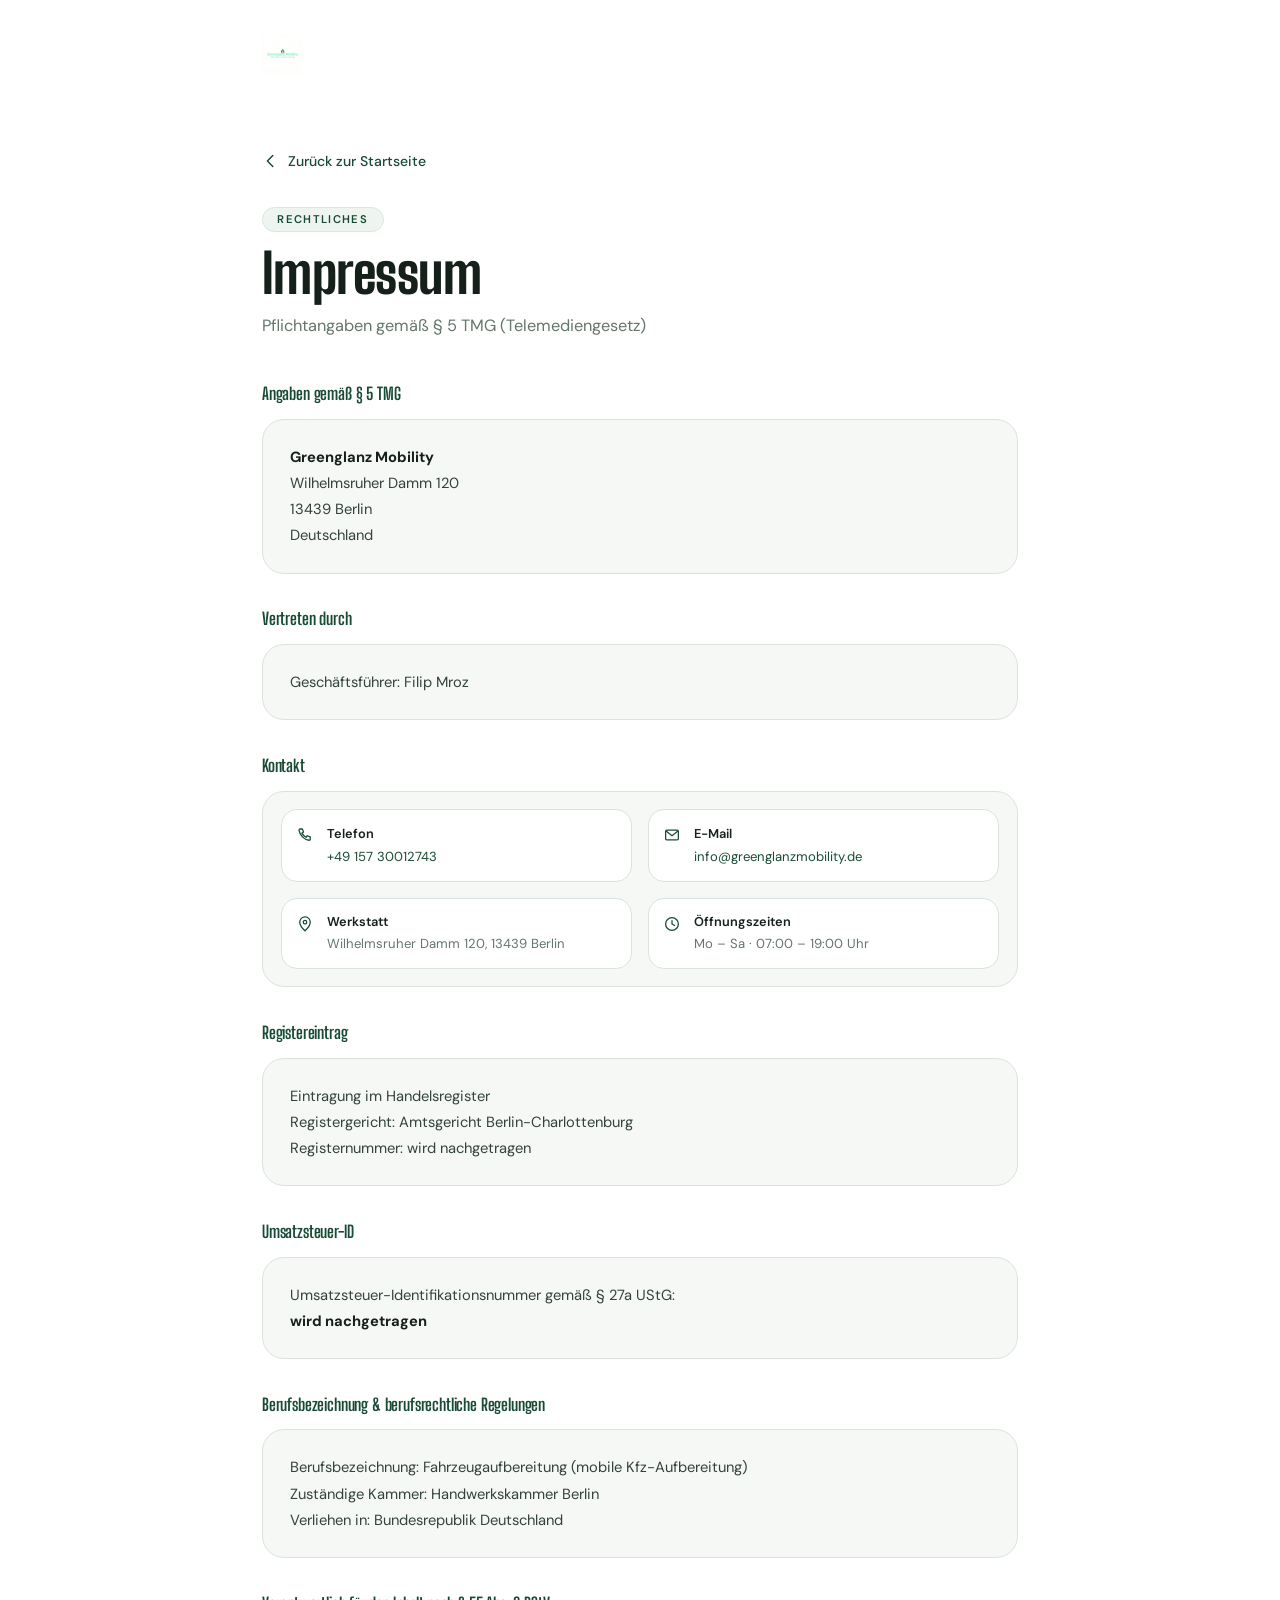
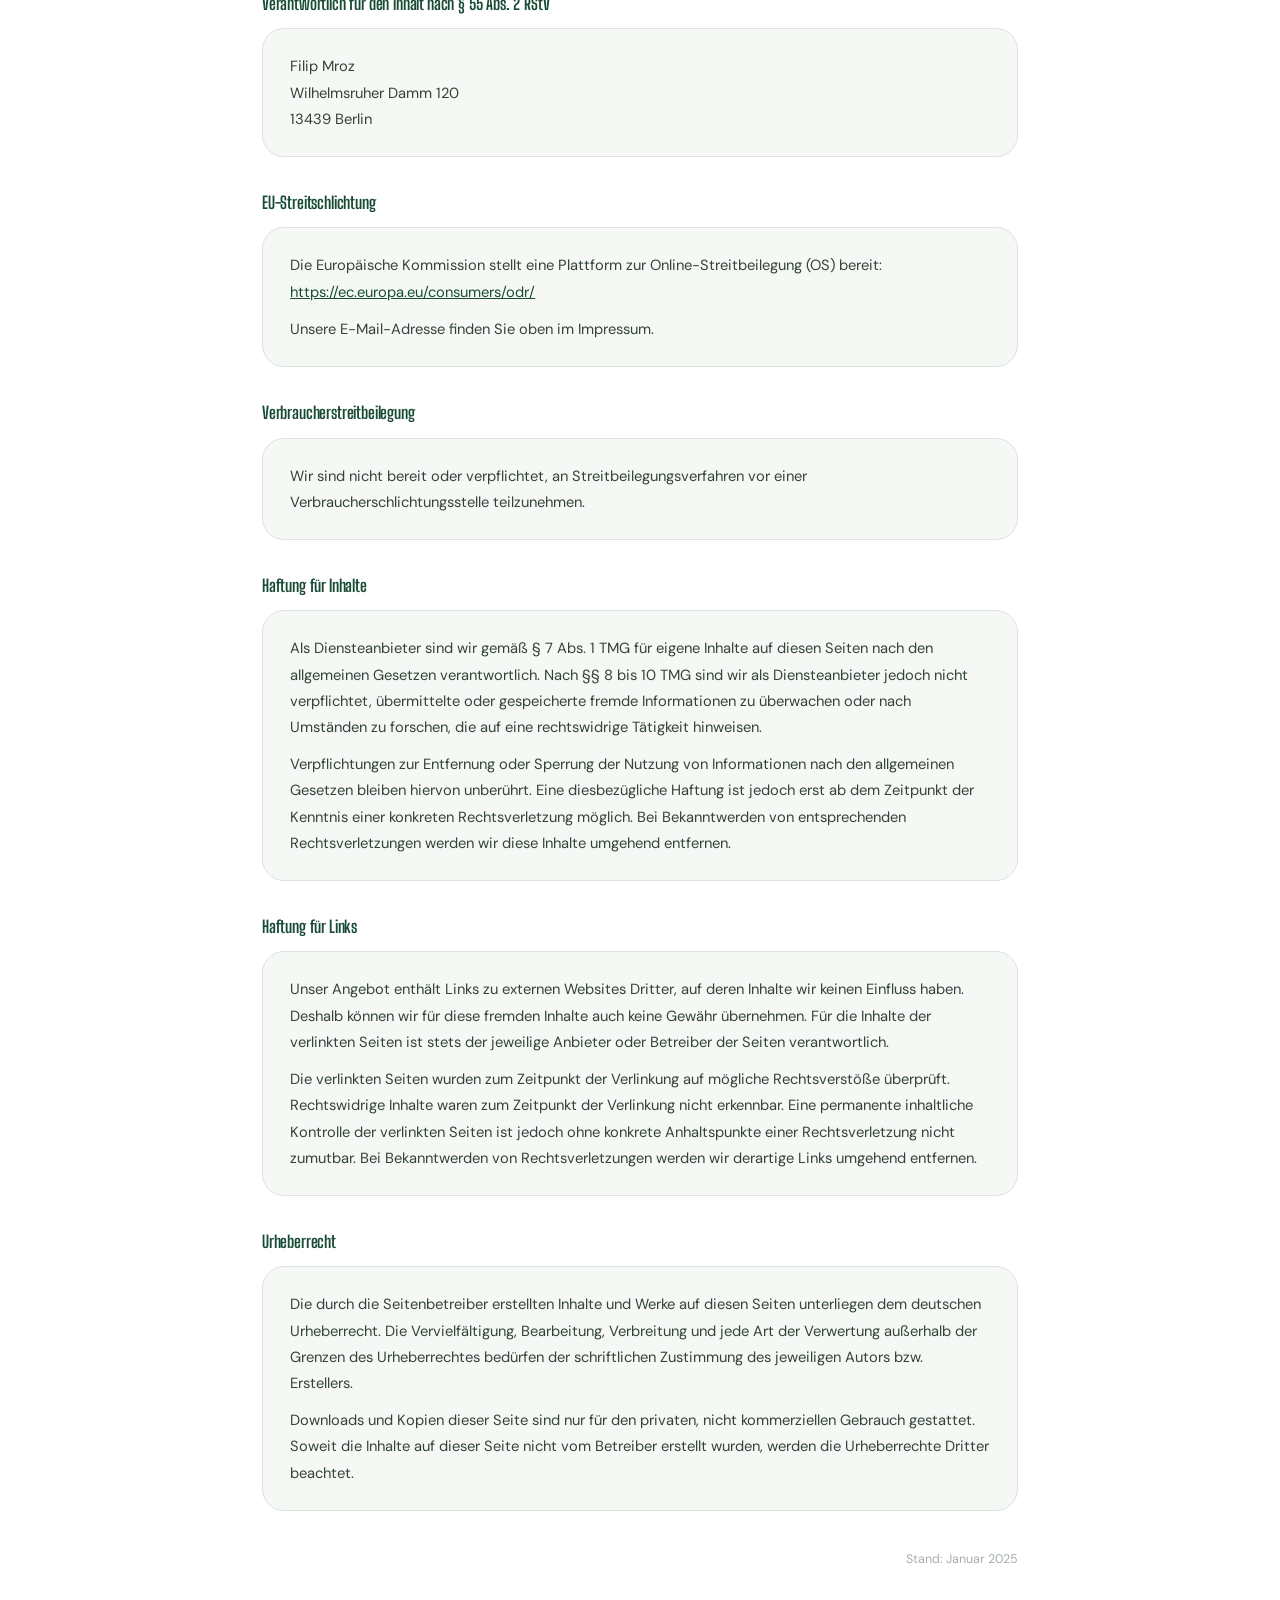
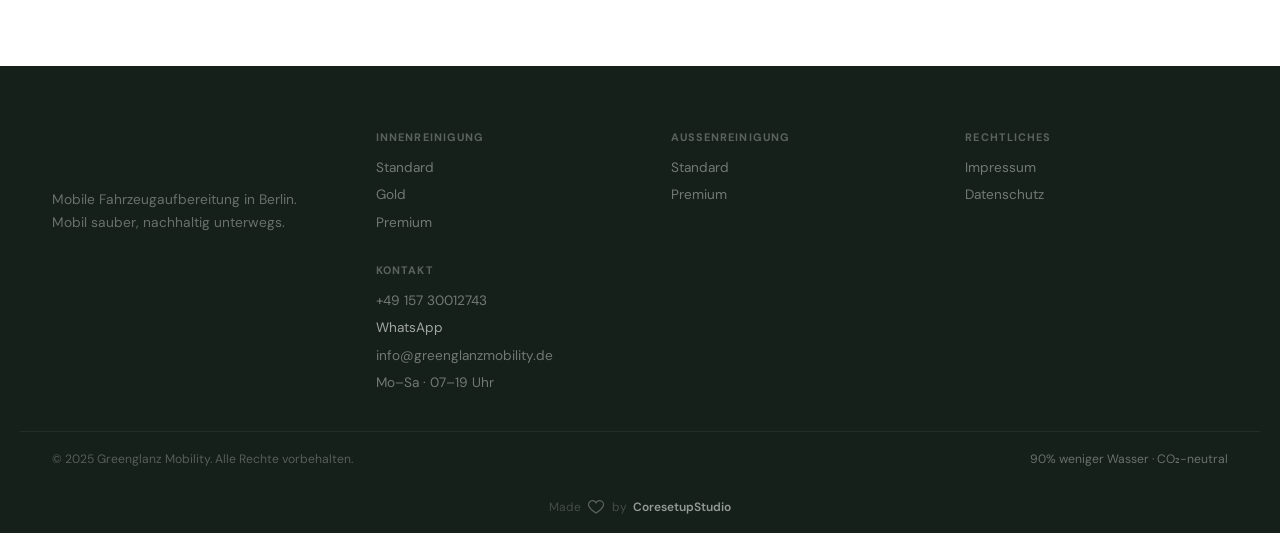
<file: impressum.html>
<!DOCTYPE html>
<html lang="de">
<head>
  <meta charset="UTF-8" />
  <meta name="viewport" content="width=device-width, initial-scale=1.0" />
  <title>Impressum – Greenglanz Mobility</title>
  <link rel="stylesheet" href="fv-styles.css" />
</head>
<body>

  <svg class="ic-sprite" aria-hidden="true">
    <defs>
      <symbol id="i-phone" viewBox="0 0 24 24"><path stroke="currentColor" fill="none" stroke-width="1.7" stroke-linecap="round" stroke-linejoin="round" d="M5.5 4h3l1.5 4-2 1.5a11 11 0 0 0 5.5 5.5l1.5-2 4 1.5v3a1.5 1.5 0 0 1-1.6 1.5A16 16 0 0 1 4 5.6 1.5 1.5 0 0 1 5.5 4Z"/></symbol>
      <symbol id="i-mail" viewBox="0 0 24 24"><rect x="3.5" y="5.5" width="17" height="13" rx="1.5" stroke="currentColor" fill="none" stroke-width="1.7"/><path stroke="currentColor" stroke-width="1.7" stroke-linecap="round" stroke-linejoin="round" d="m4.5 7 7.5 6 7.5-6"/></symbol>
      <symbol id="i-pin" viewBox="0 0 24 24"><path stroke="currentColor" fill="none" stroke-width="1.7" stroke-linecap="round" stroke-linejoin="round" d="M12 21s7-6.4 7-11.5a7 7 0 0 0-14 0C5 14.6 12 21 12 21Z"/><circle cx="12" cy="9.5" r="2.3" stroke="currentColor" fill="none" stroke-width="1.7"/></symbol>
      <symbol id="i-clock" viewBox="0 0 24 24"><circle cx="12" cy="12" r="8.5" stroke="currentColor" fill="none" stroke-width="1.7"/><path stroke="currentColor" stroke-width="1.7" stroke-linecap="round" stroke-linejoin="round" d="M12 7.5V12l3.5 2"/></symbol>
      <symbol id="i-heart" viewBox="0 0 24 24"><path stroke="currentColor" fill="none" stroke-width="1.7" stroke-linecap="round" stroke-linejoin="round" d="M12 20s-7.5-4.6-9.4-9A5 5 0 0 1 12 6.5 5 5 0 0 1 21.4 11C19.5 15.4 12 20 12 20Z"/></symbol>
      <symbol id="i-arrow-left" viewBox="0 0 20 20"><path stroke="currentColor" fill="none" stroke-width="1.6" stroke-linecap="round" stroke-linejoin="round" d="M12 4l-6 6 6 6"/></symbol>
    </defs>
  </svg>

  <div class="legal-topbar">
    <div class="legal-container">
      <a href="index.html"><img src="logo.jpeg" alt="Greenglanz Mobility" class="nav-logo-img" /></a>
    </div>
  </div>

  <main class="legal-main">
    <div class="legal-container">
      <a href="index.html" class="legal-back">
        <svg class="ic" width="16" height="16"><use href="#i-arrow-left"/></svg>
        Zurück zur Startseite
      </a>

      <div class="legal-header">
        <span class="s-tag">Rechtliches</span>
        <h1>Impressum</h1>
        <p class="legal-intro">Pflichtangaben gemäß § 5 TMG (Telemediengesetz)</p>
      </div>

      <div class="legal-section">
        <h2>Angaben gemäß § 5 TMG</h2>
        <div class="legal-card">
          <p><strong>Greenglanz Mobility</strong><br />
          Wilhelmsruher Damm 120<br />
          13439 Berlin<br />
          Deutschland</p>
        </div>
      </div>

      <div class="legal-section">
        <h2>Vertreten durch</h2>
        <div class="legal-card">
          <p>Geschäftsführer: Filip Mroz</p>
        </div>
      </div>

      <div class="legal-section">
        <h2>Kontakt</h2>
        <div class="legal-card legal-card-grid">
          <div class="lcg-item"><svg class="ic" width="18" height="18"><use href="#i-phone"/></svg><div><b>Telefon</b><a href="tel:+4915730012743">+49 157 30012743</a></div></div>
          <div class="lcg-item"><svg class="ic" width="18" height="18"><use href="#i-mail"/></svg><div><b>E-Mail</b><a href="mailto:info@greenglanzmobility.de">info@greenglanzmobility.de</a></div></div>
          <div class="lcg-item"><svg class="ic" width="18" height="18"><use href="#i-pin"/></svg><div><b>Werkstatt</b><p>Wilhelmsruher Damm 120, 13439 Berlin</p></div></div>
          <div class="lcg-item"><svg class="ic" width="18" height="18"><use href="#i-clock"/></svg><div><b>Öffnungszeiten</b><p>Mo – Sa · 07:00 – 19:00 Uhr</p></div></div>
        </div>
      </div>

      <div class="legal-section">
        <h2>Registereintrag</h2>
        <div class="legal-card">
          <p>Eintragung im Handelsregister<br />
          Registergericht: Amtsgericht Berlin-Charlottenburg<br />
          Registernummer: wird nachgetragen</p>
        </div>
      </div>

      <div class="legal-section">
        <h2>Umsatzsteuer-ID</h2>
        <div class="legal-card">
          <p>Umsatzsteuer-Identifikationsnummer gemäß § 27a UStG:<br />
          <strong>wird nachgetragen</strong></p>
        </div>
      </div>

      <div class="legal-section">
        <h2>Berufsbezeichnung & berufsrechtliche Regelungen</h2>
        <div class="legal-card">
          <p>Berufsbezeichnung: Fahrzeugaufbereitung (mobile Kfz-Aufbereitung)<br />
          Zuständige Kammer: Handwerkskammer Berlin<br />
          Verliehen in: Bundesrepublik Deutschland</p>
        </div>
      </div>

      <div class="legal-section">
        <h2>Verantwortlich für den Inhalt nach § 55 Abs. 2 RStV</h2>
        <div class="legal-card">
          <p>Filip Mroz<br />
          Wilhelmsruher Damm 120<br />
          13439 Berlin</p>
        </div>
      </div>

      <div class="legal-section">
        <h2>EU-Streitschlichtung</h2>
        <div class="legal-card">
          <p>Die Europäische Kommission stellt eine Plattform zur Online-Streitbeilegung (OS) bereit:<br />
          <a href="https://ec.europa.eu/consumers/odr/" target="_blank" rel="noopener">https://ec.europa.eu/consumers/odr/</a></p>
          <p>Unsere E-Mail-Adresse finden Sie oben im Impressum.</p>
        </div>
      </div>

      <div class="legal-section">
        <h2>Verbraucherstreitbeilegung</h2>
        <div class="legal-card">
          <p>Wir sind nicht bereit oder verpflichtet, an Streitbeilegungsverfahren vor einer Verbraucherschlichtungsstelle teilzunehmen.</p>
        </div>
      </div>

      <div class="legal-section">
        <h2>Haftung für Inhalte</h2>
        <div class="legal-card">
          <p>Als Diensteanbieter sind wir gemäß § 7 Abs. 1 TMG für eigene Inhalte auf diesen Seiten nach den allgemeinen Gesetzen verantwortlich. Nach §§ 8 bis 10 TMG sind wir als Diensteanbieter jedoch nicht verpflichtet, übermittelte oder gespeicherte fremde Informationen zu überwachen oder nach Umständen zu forschen, die auf eine rechtswidrige Tätigkeit hinweisen.</p>
          <p>Verpflichtungen zur Entfernung oder Sperrung der Nutzung von Informationen nach den allgemeinen Gesetzen bleiben hiervon unberührt. Eine diesbezügliche Haftung ist jedoch erst ab dem Zeitpunkt der Kenntnis einer konkreten Rechtsverletzung möglich. Bei Bekanntwerden von entsprechenden Rechtsverletzungen werden wir diese Inhalte umgehend entfernen.</p>
        </div>
      </div>

      <div class="legal-section">
        <h2>Haftung für Links</h2>
        <div class="legal-card">
          <p>Unser Angebot enthält Links zu externen Websites Dritter, auf deren Inhalte wir keinen Einfluss haben. Deshalb können wir für diese fremden Inhalte auch keine Gewähr übernehmen. Für die Inhalte der verlinkten Seiten ist stets der jeweilige Anbieter oder Betreiber der Seiten verantwortlich.</p>
          <p>Die verlinkten Seiten wurden zum Zeitpunkt der Verlinkung auf mögliche Rechtsverstöße überprüft. Rechtswidrige Inhalte waren zum Zeitpunkt der Verlinkung nicht erkennbar. Eine permanente inhaltliche Kontrolle der verlinkten Seiten ist jedoch ohne konkrete Anhaltspunkte einer Rechtsverletzung nicht zumutbar. Bei Bekanntwerden von Rechtsverletzungen werden wir derartige Links umgehend entfernen.</p>
        </div>
      </div>

      <div class="legal-section">
        <h2>Urheberrecht</h2>
        <div class="legal-card">
          <p>Die durch die Seitenbetreiber erstellten Inhalte und Werke auf diesen Seiten unterliegen dem deutschen Urheberrecht. Die Vervielfältigung, Bearbeitung, Verbreitung und jede Art der Verwertung außerhalb der Grenzen des Urheberrechtes bedürfen der schriftlichen Zustimmung des jeweiligen Autors bzw. Erstellers.</p>
          <p>Downloads und Kopien dieser Seite sind nur für den privaten, nicht kommerziellen Gebrauch gestattet. Soweit die Inhalte auf dieser Seite nicht vom Betreiber erstellt wurden, werden die Urheberrechte Dritter beachtet.</p>
        </div>
      </div>

      <p class="legal-stand">Stand: Januar 2025</p>
    </div>
  </main>

  <footer class="footer">
    <div class="ft-inner">
      <div class="ft-brand">
        <img src="logo.jpeg" alt="Greenglanz Mobility" class="ft-logo-img" />
        <p>Mobile Fahrzeugaufbereitung in Berlin.<br />Mobil sauber, nachhaltig unterwegs.</p>
      </div>
      <div class="ft-cols">
        <div class="ftc">
          <b>Innenreinigung</b>
          <a href="index.html#innen">Standard</a><a href="index.html#innen">Gold</a><a href="index.html#innen">Premium</a>
        </div>
        <div class="ftc">
          <b>Außenreinigung</b>
          <a href="index.html#aussen">Standard</a><a href="index.html#aussen">Premium</a>
        </div>
        <div class="ftc">
          <b>Rechtliches</b>
          <a href="impressum.html">Impressum</a><a href="datenschutz.html">Datenschutz</a>
        </div>
        <div class="ftc">
          <b>Kontakt</b>
          <a href="tel:+4915730012743">+49 157 30012743</a>
          <a href="https://wa.me/4915730012743" target="_blank" rel="noopener" class="ftc-wa">WhatsApp</a>
          <a href="mailto:info@greenglanzmobility.de">info@greenglanzmobility.de</a>
          <span>Mo–Sa · 07–19 Uhr</span>
        </div>
      </div>
    </div>
    <div class="ft-bottom">
      <span>© 2025 Greenglanz Mobility. Alle Rechte vorbehalten.</span>
      <span class="ft-badge">90% weniger Wasser · CO₂-neutral</span>
    </div>
    <div class="ft-credit">
      Made <svg class="ic" width="18" height="18"><use href="#i-heart"/></svg> by <a href="https://coresetup.studio" target="_blank" rel="noopener noreferrer">CoresetupStudio</a>
    </div>
  </footer>

</body>
</html>
</file>
<file: fv-styles.css>
/* ══════════════════════════════════════════════════
   GREENGLANZ MOBILITY — überarbeitet
   Tannengrün · Big Shoulders Display + DM Sans + DM Mono
   Kein Glow, kein Partikel-Cursor, reduzierte Animation
══════════════════════════════════════════════════ */

@import url('https://fonts.googleapis.com/css2?family=Big+Shoulders+Display:wght@600;700;800&family=DM+Sans:wght@300;400;500;600&family=DM+Mono:wght@400;500&display=swap');

:root {
  --white:    #ffffff;
  --off:      #f6f8f6;
  --surface:  #eef2ee;

  --pine:      #1f5f43;
  --pine-dim:  #184b35;
  --pine-deep: #123524;
  --pine-pale: #d9e8dd;
  --pine-mist: #eef4ef;
  --pine-alpha:#1f5f4312;

  --stone:    #5b685e;

  --t1: #15201a;
  --t2: #33433a;
  --t3: #65766b;
  --t4: #a3b0a6;

  --line: #dbe3dc;
  --line-2: #c4d0c6;

  --fd: 'Big Shoulders Display', sans-serif;
  --fb: 'DM Sans', sans-serif;
  --fm: 'DM Mono', ui-monospace, monospace;

  --r-xs: 4px;
  --r-sm: 10px;
  --r-md: 16px;
  --r-lg: 22px;
  --r-xl: 32px;

  --sh-sm: 0 1px 2px rgba(20,30,24,0.06), 0 1px 1px rgba(20,30,24,0.04);
  --sh-md: 0 8px 24px rgba(20,30,24,0.08);
  --sh-lg: 0 16px 48px rgba(20,30,24,0.10);

  --ease:        cubic-bezier(0.4, 0, 0.2, 1);
  --ease-spring: cubic-bezier(0.34, 1.2, 0.64, 1);
}

/* ── Reset ──────────────────────────────────────── */
*, *::before, *::after { box-sizing: border-box; margin: 0; padding: 0; }
html { scroll-behavior: smooth; font-size: 16px; }
body {
  font-family: var(--fb);
  background: var(--white);
  color: var(--t1);
  overflow-x: hidden;
}
a { color: inherit; text-decoration: none; }
ul { list-style: none; }
button { cursor: pointer; border: none; background: none; font: inherit; }
input, textarea, select { font: inherit; }
em { font-style: italic; color: var(--pine); }

/* ── Icon system ────────────────────────────────── */
.ic-sprite { position: absolute; width: 0; height: 0; overflow: hidden; }
.ic, svg.ic {
  width: 18px !important; height: 18px !important;
  min-width: 18px; min-height: 18px;
  max-width: 18px; max-height: 18px;
  display: inline-block; flex-shrink: 0;
  stroke: currentColor; fill: none; stroke-width: 1.7;
  vertical-align: -3px;
}
.ic-lg, svg.ic-lg {
  width: 26px !important; height: 26px !important;
  min-width: 26px; min-height: 26px;
  max-width: 26px; max-height: 26px;
}
.ic-xl, svg.ic-xl {
  width: 34px !important; height: 34px !important;
  min-width: 34px; min-height: 34px;
  max-width: 34px; max-height: 34px;
}

/* ── Typography ─────────────────────────────────── */
h1, h2, h3 { font-family: var(--fd); line-height: 1.05; font-weight: 700; letter-spacing: -0.01em; }
h1 { font-size: clamp(2.6rem, 6vw, 5.2rem); font-weight: 800; }
h2 { font-size: clamp(1.9rem, 3.6vw, 3.1rem); font-weight: 700; }
h3 { font-size: 1.15rem; font-weight: 700; font-family: var(--fb); }
p  { color: var(--t2); line-height: 1.78; }

/* ── Scroll Progress ────────────────────────────── */
.scroll-prog {
  position: fixed; top: 0; left: 0; height: 2px;
  width: 0%; z-index: 9999; pointer-events: none;
  background: var(--pine);
  transition: width 0.1s linear;
}

/* ── Cursor: removed (standard system cursor) ───── */
.cur, .cur-ring { display: none !important; }
body { cursor: auto; }
button, a { cursor: pointer; }

/* ── Loader ─────────────────────────────────────── */
.loader {
  position: fixed; inset: 0;
  background: var(--white); z-index: 10000;
  display: flex; align-items: center; justify-content: center;
  transition: opacity 0.5s var(--ease), visibility 0.5s;
}
.loader.out { opacity: 0; visibility: hidden; pointer-events: none; }
@keyframes loader-failsafe { to { opacity: 0; visibility: hidden; pointer-events: none; } }
.loader { animation: loader-failsafe 0.01s linear 4s forwards; }

.js-compat { position: absolute; width: 0; height: 0; overflow: hidden; opacity: 0; pointer-events: none; }

.loader-core { display: flex; flex-direction: column; align-items: center; gap: 1.2rem; }

.loader-drop {
  width: 56px; height: 72px; position: relative;
  display: flex; align-items: center; justify-content: center;
}
.loader-drop svg { width: 100%; height: 100%; }
.drop-path {
  stroke-dasharray: 220; stroke-dashoffset: 220;
  stroke: var(--pine) !important;
  animation: dash-draw 1.1s var(--ease) 0.1s forwards;
}
.drop-inner {
  stroke-dasharray: 160; stroke-dashoffset: 160;
  stroke: rgba(31,95,67,0.3) !important;
  animation: dash-draw 0.8s var(--ease) 0.5s forwards;
}
@keyframes dash-draw { to { stroke-dashoffset: 0; } }
.drop-glow { display: none; }

.loader-logo-img { height: 52px; width: auto; mix-blend-mode: multiply; opacity: 0; animation: rise 0.5s var(--ease) 0.85s forwards; }
@keyframes rise { from { opacity:0; transform:translateY(6px); } to { opacity:1; transform:none; } }
.loader-bar { width: 160px; height: 2px; background: var(--surface); border-radius: 2px; overflow: hidden; }
.loader-fill { height: 100%; width: 0%; background: var(--pine); transition: width 0.05s linear; }

/* ── Navigation ─────────────────────────────────── */
.nav {
  position: fixed; top: 0; left: 0; right: 0;
  z-index: 1000; padding: 1.3rem 2rem;
  transition: padding 0.3s var(--ease), background 0.3s, border-color 0.3s;
  border-bottom: 1px solid transparent;
}
.nav.scrolled {
  padding: 0.85rem 2rem;
  background: rgba(255,255,255,0.94);
  backdrop-filter: blur(14px);
  border-bottom-color: var(--line);
}
.nav-inner {
  max-width: 1240px; margin: 0 auto;
  display: flex; align-items: center; justify-content: space-between;
}

.nav-logo-img-wrap { display: flex; align-items: center; text-decoration: none; flex-shrink: 0; }
.nav-logo-img { height: 40px; width: auto; object-fit: contain; mix-blend-mode: multiply; transition: opacity 0.2s; }
.nav-logo-img:hover { opacity: 0.8; }

.nav-links { display: flex; align-items: center; gap: 2rem; }
.nav-links a { font-size: 0.88rem; color: var(--t3); font-weight: 500; transition: color 0.2s; position: relative; }
.nav-links a:hover { color: var(--t1); }
.nav-cta {
  background: var(--pine) !important; color: var(--white) !important;
  padding: 0.55rem 1.3rem !important; border-radius: var(--r-xs) !important;
  font-weight: 600 !important;
  transition: background 0.2s, transform 0.2s var(--ease) !important;
}
.nav-cta:hover { background: var(--pine-dim) !important; transform: translateY(-1px) !important; }

.burger { display: none; flex-direction: column; gap: 6px; padding: 4px; }
.burger span { display: block; width: 22px; height: 1.5px; background: var(--t1); border-radius: 2px; transition: transform 0.3s var(--ease); transform-origin: center; }
.burger.open span:nth-child(1) { transform: translateY(3.75px) rotate(45deg); }
.burger.open span:nth-child(2) { transform: translateY(-3.75px) rotate(-45deg); }

.mob-menu {
  display: none; position: fixed; inset: 0;
  background: var(--white); z-index: 999;
  align-items: center; justify-content: center;
  flex-direction: column; gap: 2.2rem;
}
.mob-menu.open { display: flex; }
.mm-links { display: flex; flex-direction: column; align-items: center; gap: 1.3rem; }
.mm-links a { font-family: var(--fd); font-size: 1.9rem; font-weight: 700; color: var(--t2); transition: color 0.2s; }
.mm-links a:hover { color: var(--pine); }
.mm-contact a { display: inline-flex; align-items: center; gap: 0.5rem; font-size: 0.9rem; color: var(--t4); }

/* ── Buttons ────────────────────────────────────── */
.btn-neon, .btn-submit-neon, .pc-btn-neon {
  background: var(--pine); color: var(--white);
  box-shadow: none;
}
.btn-neon {
  display: inline-flex; align-items: center; gap: 0.75rem;
  padding: 0.92rem 2.1rem; border-radius: var(--r-xs);
  font-family: var(--fb); font-size: 0.95rem; font-weight: 600;
  transition: background 0.2s, transform 0.2s var(--ease);
}
.btn-neon:hover { background: var(--pine-dim); transform: translateY(-2px); }
.btn-neon-arrow { width: 16px; height: 16px; flex-shrink: 0; }
.btn-neon-glow { display: none; }

.btn-ghost {
  display: inline-flex; align-items: center; gap: 0.5rem;
  border: 1.5px solid var(--line-2); color: var(--t1);
  padding: 0.92rem 1.7rem; border-radius: var(--r-xs);
  font-size: 0.95rem; font-weight: 500;
  transition: border-color 0.2s, background 0.2s;
}
.btn-ghost:hover { border-color: var(--pine); background: var(--pine-mist); }

.btn-submit-neon {
  width: 100%; padding: 1rem;
  border-radius: var(--r-sm);
  font-family: var(--fb); font-size: 1rem; font-weight: 600;
  display: flex; align-items: center; justify-content: center; gap: 0.6rem;
  transition: background 0.2s, transform 0.2s var(--ease);
  position: relative; overflow: hidden;
}
.btn-submit-neon:hover { background: var(--pine-dim); transform: translateY(-1px); }
.btn-submit-neon.loading .bsn-text, .btn-submit-neon.loading .bsn-arrow { opacity: 0; }
.btn-submit-neon.loading .bsn-loader { opacity: 1; }
.bsn-loader { position: absolute; width: 18px; height: 18px; border: 2px solid rgba(255,255,255,0.3); border-top-color: #fff; border-radius: 50%; animation: spin 0.8s linear infinite; opacity: 0; transition: opacity 0.2s; }
.bsn-glow { display: none; }
@keyframes spin { to { transform: rotate(360deg); } }

/* ══════════════════════════════════════════════════
   HERO
══════════════════════════════════════════════════ */
.hero {
  position: relative; z-index: 1;
  min-height: 92vh;
  display: grid; grid-template-columns: 1fr 1fr;
  align-items: center; gap: 4rem;
  max-width: 1240px; margin: 0 auto;
  padding: 9rem 2rem 5rem;
}
.hero-canvas { display: none; }
.hero-blob { display: none; }
.hero-grid {
  position: fixed; inset: 0; z-index: 0; pointer-events: none;
  background-image:
    linear-gradient(rgba(31,95,67,0.03) 1px, transparent 1px),
    linear-gradient(90deg, rgba(31,95,67,0.03) 1px, transparent 1px);
  background-size: 64px 64px;
  mask-image: radial-gradient(ellipse 70% 60% at 65% 35%, black 0%, transparent 100%);
  -webkit-mask-image: radial-gradient(ellipse 70% 60% at 65% 35%, black 0%, transparent 100%);
}

.hero-left { position: relative; z-index: 2; }

.hero-eyebrow {
  display: inline-flex; align-items: center; gap: 0.55rem;
  font-size: 0.74rem; letter-spacing: 0.08em; text-transform: uppercase;
  color: var(--pine); background: var(--pine-mist);
  border: 1px solid var(--pine-pale);
  padding: 0.36rem 0.95rem; border-radius: 999px; margin-bottom: 2rem;
  font-weight: 600;
}
.eyebrow-pulse { width: 6px; height: 6px; border-radius: 50%; background: var(--pine); flex-shrink:0; }

.hero-title { margin-bottom: 1.6rem; }
.ht-line { display: block; }
.ht-neon { color: var(--pine); }

.hero-desc { max-width: 480px; margin-bottom: 2.3rem; font-size: 1.05rem; }
.hero-desc strong { color: var(--pine); font-weight: 600; }
.hero-actions { display: flex; flex-wrap: wrap; gap: 1rem; margin-bottom: 2.3rem; }
.hero-chips { display: flex; flex-wrap: wrap; gap: 0.6rem; }
.chip {
  display: inline-flex; align-items: center; gap: 0.45rem;
  font-size: 0.78rem; font-weight: 500; padding: 0.35rem 0.85rem 0.35rem 0.7rem;
  border-radius: 999px; border: 1px solid var(--line-2); color: var(--t2);
}
.chip-green { border-color: var(--pine-pale); background: var(--pine-mist); color: var(--pine-dim); }

/* Hero scene — calm version */
.hero-right { position: relative; z-index: 2; }
.hero-scene { position: relative; display: flex; align-items: center; justify-content: center; padding: 60px; min-height: 460px; }

.hs-ring { position: absolute; border-radius: 50%; pointer-events: none; }
.hs-ring.r1 { width: 360px; height: 360px; border: 1px solid var(--line); }
.hs-ring.r2 { width: 290px; height: 290px; border: 1px dashed var(--line); }
.hs-ring.r3 { display: none; }

.hs-card {
  position: relative; z-index: 3;
  background: var(--white);
  border: 1px solid var(--line);
  border-radius: var(--r-lg);
  padding: 1.5rem;
  width: 280px;
  box-shadow: var(--sh-md);
}
.hs-card-header { display: flex; justify-content: space-between; align-items: center; margin-bottom: 1rem; }
.hsc-live { display: flex; align-items: center; gap: 0.5rem; font-size: 0.76rem; color: var(--pine); font-weight: 500; }
.live-dot { width: 7px; height: 7px; border-radius: 50%; background: var(--pine); flex-shrink:0; }
.hsc-badge { font-size: 0.68rem; font-weight: 700; letter-spacing: 0.08em; text-transform: uppercase; color: var(--t4); }

.hs-car-wrap { position: relative; text-align: center; margin: 0.8rem 0; overflow: hidden; border-radius: var(--r-sm); background: var(--off); padding: 0.6rem 0; }
.hs-car { font-size: 2.6rem; display: block; }
.hs-car-shine { display: none; }
.hs-scan-line {
  position: absolute; top: 0; left: 0; right: 0; height: 2px;
  background: var(--pine);
  animation: wipe-once 1.6s var(--ease) 0.6s 1 both;
}
@keyframes wipe-once { 0% { top: 0; opacity: 1; } 90% { opacity: 1; } 100% { top: 100%; opacity: 0; } }

.hs-steps { display: flex; flex-direction: column; gap: 0.45rem; margin-bottom: 1rem; }
.hss { display: flex; align-items: center; gap: 0.6rem; font-size: 0.8rem; color: var(--t4); }
.hss.done { color: var(--pine-dim); }
.hss.active { color: var(--t1); font-weight: 500; }
.hss-icon { color: var(--pine); font-size: 0.75rem; }
.hss-dot { width: 6px; height: 6px; border-radius: 50%; background: var(--t1); display: inline-block; }
.hss-o { color: var(--t4); font-size: 0.7rem; }

.hs-water-bar { border-top: 1px solid var(--line); padding-top: 0.9rem; }
.hwb-label { display: flex; justify-content: space-between; align-items: center; margin-bottom: 0.35rem; font-size: 0.75rem; color: var(--t3); gap: 0.4rem; }
.hwb-label span:first-child { display: inline-flex; align-items: center; gap: 0.3rem; }
.hwb-val { font-family: var(--fm); font-size: 0.86rem; font-weight: 500; color: var(--pine-dim); }
.hwb-track { height: 5px; background: var(--surface); border-radius: 4px; overflow: hidden; }
.hwb-fill { height: 100%; width: 0%; background: var(--pine); border-radius: 4px; transition: width 1.6s var(--ease); }

.hs-float {
  position: absolute; display: flex; align-items: center; gap: 0.7rem;
  padding: 0.65rem 1rem; z-index: 4; white-space: nowrap;
  background: var(--white); border: 1px solid var(--line);
  border-radius: var(--r-md); box-shadow: var(--sh-sm);
}
.hs-float b { display: block; font-size: 0.85rem; color: var(--t1); }
.hs-float p { font-size: 0.7rem; color: var(--t3); margin: 0; }
.sf-br { bottom: 0; right: 0; }
.sf-bl { bottom: 0; left: 0; }

.hero-scroll {
  position: absolute; bottom: 2.5rem; left: 50%; transform: translateX(-50%);
  display: flex; flex-direction: column; align-items: center; gap: 0.5rem;
  font-size: 0.65rem; letter-spacing: 0.12em; text-transform: uppercase; color: var(--t4);
  z-index: 2; grid-column: 1 / -1;
}
.hs-line-anim { width: 1px; height: 40px; background: linear-gradient(to bottom, var(--line-2), transparent); }

/* ══════════════════════════════════════════════════
   SECTIONS
══════════════════════════════════════════════════ */
.trust-bar, .section, .footer { position: relative; z-index: 2; isolation: isolate; }

/* Progressive Enhancement: Inhalt ist standardmäßig sichtbar.
   Animation nur, wenn unser Skript bestätigt, dass es läuft. */
[data-reveal] { opacity: 1; transform: none; }
html.reveal-ready [data-reveal] {
  opacity: 0; transform: translateY(28px);
  transition: opacity 0.6s var(--ease), transform 0.6s var(--ease);
}
html.reveal-ready [data-reveal].on { opacity: 1; transform: none; }


.section { padding: 7rem 0; }
.container { max-width: 1240px; margin: 0 auto; padding: 0 2rem; }
.s-head { text-align: center; margin-bottom: 4.5rem; }
.s-head h2 { margin: 1rem 0; }
.s-head p { color: var(--t3); max-width: 500px; margin: 0 auto; }
.s-tag {
  display: inline-block; font-size: 0.7rem; font-weight: 600;
  letter-spacing: 0.12em; text-transform: uppercase;
  color: var(--pine-dim); background: var(--pine-mist);
  border: 1px solid var(--pine-pale);
  padding: 0.28rem 0.9rem; border-radius: 999px;
}
.s-tag-light { background: rgba(255,255,255,0.12) !important; color: rgba(255,255,255,0.9) !important; border-color: rgba(255,255,255,0.25) !important; }

/* ── Fahrzeugklassen ─────────────────────────────── */
.s-fahrzeuge { background: var(--off); }
.fz-grid { display: grid; grid-template-columns: repeat(4, 1fr); gap: 1.2rem; }
.fz-card { background: var(--white); border: 1px solid var(--line); border-radius: var(--r-lg); padding: 1.8rem 1.4rem; text-align: center; transition: border-color 0.2s, transform 0.2s var(--ease); }
.fz-card:hover { transform: translateY(-3px); border-color: var(--line-2); }
.fz-icon-wrap { width: 52px; height: 52px; margin: 0 auto 0.9rem; border-radius: 50%; background: var(--pine-mist); display: flex; align-items: center; justify-content: center; color: var(--pine-dim); }
.fz-class { font-family: var(--fd); font-size: 1.15rem; font-weight: 700; color: var(--t1); margin-bottom: 0.2rem; }
.fz-label { font-size: 0.7rem; font-weight: 600; letter-spacing: 0.08em; text-transform: uppercase; color: var(--t4); display: block; margin-bottom: 0.9rem; }
.fz-examples { display: flex; flex-direction: column; gap: 0.28rem; }
.fz-examples span { font-size: 0.82rem; color: var(--t3); padding: 0.2rem 0.6rem; background: var(--off); border-radius: 999px; }

/* ── Leistungsübersicht ──────────────────────────── */
.leistungen-uebersicht { background: var(--off); border: 1px solid var(--line); border-radius: var(--r-lg); padding: 1.7rem 1.9rem; margin-bottom: 2.3rem; }
.leistungen-uebersicht-dark { background: rgba(255,255,255,0.04); border-color: rgba(255,255,255,0.12); }
.lu-title { font-family: var(--fd); font-size: 0.78rem; font-weight: 700; letter-spacing: 0.1em; text-transform: uppercase; color: var(--pine-dim); margin-bottom: 1rem; }
.lu-title-light { color: rgba(255,255,255,0.55) !important; }
.lu-grid { display: flex; flex-wrap: wrap; gap: 0.5rem; }
.lu-item { font-size: 0.82rem; font-weight: 500; padding: 0.32rem 0.85rem; border-radius: 999px; background: var(--white); border: 1px solid var(--line); color: var(--t2); }
.lu-item-light { background: rgba(255,255,255,0.07) !important; border-color: rgba(255,255,255,0.16) !important; color: rgba(255,255,255,0.78) !important; }

/* ── Pakete ──────────────────────────────────────── */
.s-pakete { background: var(--white); }
.pakete-grid { display: grid; grid-template-columns: repeat(3, 1fr); gap: 1.4rem; }
.paket-card { background: var(--off); border: 1px solid var(--line); border-radius: var(--r-lg); padding: 2rem; transition: border-color 0.2s, transform 0.2s var(--ease); position: relative; }
.paket-card:hover { transform: translateY(-3px); border-color: var(--line-2); }
.pc-tier { display: inline-block; font-size: 0.68rem; font-weight: 700; letter-spacing: 0.08em; text-transform: uppercase; padding: 0.22rem 0.7rem; border-radius: 999px; margin-bottom: 1.1rem; background: var(--surface); border: 1px solid var(--line); color: var(--t3); }
.pc-tier-featured { display: inline-block; font-size: 0.7rem; font-weight: 700; letter-spacing: 0.06em; text-transform: uppercase; padding: 0.25rem 0.8rem; border-radius: 999px; margin-bottom: 1.1rem; background: var(--pine); color: var(--white); }
.paket-featured { border-color: var(--pine-pale); background: var(--pine-mist); }
.paket-card h3 { margin-bottom: 0.5rem; }
.pc-desc { font-size: 0.88rem; margin-bottom: 1.2rem; }
.pc-list { display: flex; flex-direction: column; gap: 0.4rem; margin-bottom: 1.5rem; }
.pc-list li { font-size: 0.84rem; color: var(--t3); padding-left: 1.1rem; position: relative; }
.pc-list li::before { content: '–'; position: absolute; left: 0; color: var(--pine-dim); font-weight: 700; }
.pc-btn { display: inline-flex; align-items: center; font-size: 0.84rem; font-weight: 500; color: var(--t1); padding: 0.5rem 1.2rem; border: 1.5px solid var(--line-2); border-radius: var(--r-xs); transition: all 0.2s; }
.pc-btn:hover { background: var(--t1); color: var(--white); border-color: var(--t1); }
.pc-btn-neon { display: inline-flex; align-items: center; font-size: 0.84rem; font-weight: 600; color: var(--white); background: var(--pine); padding: 0.55rem 1.3rem; border-radius: var(--r-xs); transition: background 0.2s; }
.pc-btn-neon:hover { background: var(--pine-dim); }

/* ── Preistabelle Mini ──────────────────────────── */
.preistabelle { background: var(--white); border: 1px solid var(--line); border-radius: var(--r-md); overflow: hidden; margin-bottom: 1.3rem; }
.preistabelle-dark { background: rgba(255,255,255,0.05) !important; border-color: rgba(255,255,255,0.12) !important; }
.pt-mini-row { display: flex; justify-content: space-between; align-items: center; padding: 0.52rem 1rem; border-bottom: 1px solid var(--line); font-size: 0.83rem; }
.pt-mini-row:last-child { border-bottom: none; }
.pt-mini-row span { color: var(--t3); }
.pt-mini-row strong { color: var(--t1); font-family: var(--fm); font-weight: 500; }
.pt-mini-dark span { color: rgba(255,255,255,0.5) !important; }
.pt-mini-dark strong { color: #fff !important; }

/* ── Gold Paket ──────────────────────────────────── */
.paket-gold { background: #fbf8ef; border-color: #e9dfc0 !important; }
.pc-tier-gold { display: inline-block; font-size: 0.7rem; font-weight: 700; letter-spacing: 0.06em; text-transform: uppercase; padding: 0.24rem 0.78rem; border-radius: 999px; margin-bottom: 1.1rem; background: #f1e7c8; color: #8a6a14; border: 1px solid #e2d29c; }
.pc-btn-gold { display: inline-flex; align-items: center; font-size: 0.84rem; font-weight: 600; color: #8a6a14; padding: 0.5rem 1.2rem; border-radius: var(--r-xs); border: 1.5px solid #e2d29c; transition: background 0.2s; }
.pc-btn-gold:hover { background: #f1e7c8; }

/* ── Außenreinigung (dunkel) ─────────────────────── */
.s-aussen { background: var(--t1); }
.aussen-bg { display: none; }
.aussen-h2 { color: #fff !important; }
.pakete-grid-2 { grid-template-columns: repeat(2, 1fr) !important; max-width: 900px; margin: 0 auto; }
.paket-card-dark { background: rgba(255,255,255,0.04) !important; border: 1px solid rgba(255,255,255,0.12) !important; }
.paket-card-dark:hover { background: rgba(255,255,255,0.06) !important; border-color: rgba(255,255,255,0.2) !important; }
.paket-aussen-premium { border-color: var(--pine) !important; background: rgba(31,95,67,0.12) !important; }
.h3-white { color: #fff !important; }
.pc-desc-dark { color: rgba(255,255,255,0.55) !important; }
.pc-tier-dark { background: rgba(255,255,255,0.07) !important; border-color: rgba(255,255,255,0.14) !important; color: rgba(255,255,255,0.55) !important; }
.pc-list-dark li { color: rgba(255,255,255,0.6) !important; }
.pc-list-dark li::before { color: var(--pine-pale) !important; }
.pc-btn-outline-light { display: inline-flex; align-items: center; font-size: 0.84rem; font-weight: 600; color: #fff; padding: 0.5rem 1.2rem; border-radius: var(--r-xs); border: 1.5px solid rgba(255,255,255,0.25); transition: all 0.2s; }
.pc-btn-outline-light:hover { border-color: var(--pine-pale); background: rgba(31,95,67,0.15); }

/* ── Umwelt ──────────────────────────────────────── */
.s-eco { background: var(--t1); }
.eco-bg-wave { display: none; }
.eco-layout { display: grid; grid-template-columns: 1fr 1fr; gap: 5rem; align-items: center; }
.eco-left h2 { color: #fff; margin: 1rem 0 1.4rem; }
.eco-left > p { color: rgba(255,255,255,0.6); font-size: 1.02rem; margin-bottom: 2.3rem; }

.eco-compare { display: flex; flex-direction: column; gap: 1.1rem; margin-bottom: 1.8rem; }
.ec-row { display: flex; align-items: center; gap: 1rem; }
.ec-label { font-size: 0.78rem; font-weight: 500; color: rgba(255,255,255,0.5); min-width: 130px; }
.ec-bar-wrap { flex: 1; }
.ec-bar { height: 34px; border-radius: var(--r-sm); display: flex; align-items: center; padding: 0 1rem; font-size: 0.78rem; font-weight: 600; width: 0%; transition: width 1.3s var(--ease); }
.ec-bar-red { background: rgba(255,255,255,0.07); border: 1px solid rgba(255,255,255,0.14); color: rgba(255,255,255,0.6); }
.ec-bar-neon { background: rgba(31,95,67,0.3); border: 1px solid var(--pine); color: #cfe8da; }

.eco-certs { display: flex; flex-wrap: wrap; gap: 0.55rem; }
.eco-certs span { display: inline-flex; align-items: center; gap: 0.4rem; font-size: 0.76rem; font-weight: 500; padding: 0.32rem 0.85rem; border-radius: 999px; border: 1px solid rgba(255,255,255,0.15); color: rgba(255,255,255,0.75); }

.eco-right { display: flex; align-items: center; justify-content: center; }
.eco-orb-wrap { position: relative; width: 320px; height: 320px; display: flex; align-items: center; justify-content: center; }
.eco-main-card {
  position: relative; z-index: 3; width: 190px; height: 190px; border-radius: 50%;
  background: rgba(255,255,255,0.04); border: 1px solid rgba(255,255,255,0.14);
  display: flex; flex-direction: column; align-items: center; justify-content: center;
  text-align: center; gap: 0.2rem;
}
.emc-drop { color: var(--pine-pale); margin-bottom: 0.3rem; }
.emc-num { font-family: var(--fd); font-size: 2.8rem; font-weight: 800; color: #fff; line-height: 1; }
.emc-pct { font-size: 1.3rem; color: rgba(255,255,255,0.5); }
.eco-main-card > p { font-size: 0.66rem; color: rgba(255,255,255,0.45); max-width: 100px; line-height: 1.4; margin: 0; }

.eco-sat { position: absolute; background: rgba(255,255,255,0.04); border: 1px solid rgba(255,255,255,0.13); border-radius: var(--r-md); padding: 0.7rem 1rem; min-width: 110px; display: flex; flex-direction: column; gap: 0.15rem; }
.eco-sat svg { color: var(--pine-pale); margin-bottom: 0.2rem; }
.eco-sat strong { font-size: 0.84rem; color: #fff; }
.eco-sat p { font-size: 0.7rem; color: rgba(255,255,255,0.42); margin: 0; }
.s1 { top: 0; right: -10px; }
.s2 { bottom: 0; right: -10px; }
.s3 { bottom: 30px; left: -10px; }

/* ── Prozess ─────────────────────────────────────── */
.s-prozess { background: var(--off); }
.prozess-timeline { position: relative; padding: 1rem 0 1rem 2.5rem; }
.ptl-line { position: absolute; top: 2rem; left: 2rem; width: 2px; height: calc(100% - 3rem); background: var(--line); z-index: 0; }
.ptl-progress { width: 100%; height: 0%; background: var(--pine); transition: height 0.3s linear; }
.ptl-step { display: flex; gap: 2rem; align-items: flex-start; margin-bottom: 2.3rem; position: relative; z-index: 1; }
.ptl-step:last-child { margin-bottom: 0; }
.ptl-node { width: 52px; height: 52px; flex-shrink: 0; border-radius: 50%; background: var(--white); border: 2px solid var(--line-2); display: flex; align-items: center; justify-content: center; font-family: var(--fd); font-size: 0.85rem; font-weight: 700; color: var(--t3); position: relative; z-index: 2; transition: border-color 0.3s, color 0.3s; }
.ptl-step.active .ptl-node { background: var(--pine-mist); border-color: var(--pine); color: var(--pine-dim); }
.ptl-ring { display: none; }
.ptl-content { background: var(--white); border: 1px solid var(--line); border-radius: var(--r-lg); padding: 1.5rem 1.7rem; flex: 1; }
.ptl-step.active .ptl-content { border-color: var(--pine-pale); }
.ptl-content h3 { margin-bottom: 0.5rem; }
.ptl-content p { font-size: 0.9rem; margin-bottom: 0.7rem; }
.ptl-time { font-size: 0.76rem; color: var(--pine-dim); font-weight: 500; font-family: var(--fm); }

/* ── Preise ──────────────────────────────────────── */
.s-preise { background: var(--white); }
.preise-table { border: 1px solid var(--line); border-radius: var(--r-lg); overflow: hidden; }
.pt-header { display: grid; grid-template-columns: 2fr 1fr 1fr 1fr; padding: 1rem 1.5rem; background: var(--off); font-family: var(--fd); font-size: 0.76rem; font-weight: 700; text-transform: uppercase; letter-spacing: 0.06em; color: var(--t3); border-bottom: 1px solid var(--line); }
.pt-row { display: grid; grid-template-columns: 2fr 1fr 1fr 1fr; padding: 0.85rem 1.5rem; border-bottom: 1px solid var(--line); font-size: 0.86rem; font-family: var(--fm); color: var(--t2); }
.pt-row:last-child { border-bottom: none; }
.pt-highlight { background: var(--pine-mist) !important; }
.pt-highlight span:first-child { color: var(--pine-dim); font-weight: 500; }
.preise-note { font-size: 0.78rem; color: var(--t4); text-align: center; margin-top: 1.2rem; }

/* ── Kontakt ─────────────────────────────────────── */
.s-kontakt { background: var(--off); }
.kontakt-bg-deco { display: none; }
.kontakt-layout { display: grid; grid-template-columns: 1fr 1fr; gap: 5rem; align-items: start; }
.kl h2 { margin: 1rem 0 1.3rem; }
.kl > p { font-size: 1.02rem; margin-bottom: 1.9rem; }
.kl-infos { display: grid; grid-template-columns: 1fr 1fr; gap: 0.75rem; margin-bottom: 1.7rem; }
.kli { display: flex; align-items: flex-start; gap: 0.7rem; padding: 0.9rem; background: var(--white); border: 1px solid var(--line); border-radius: var(--r-md); }
.kli svg { color: var(--pine-dim); margin-top: 0.1rem; }
.kli b { display: block; font-size: 0.8rem; color: var(--t1); margin-bottom: 0.15rem; }
.kli p { font-size: 0.8rem; color: var(--t3); margin: 0; }
.kli-wa-link { display: block; font-size: 0.8rem; color: var(--pine-dim); text-decoration: none; }
.kl-promise { display: flex; gap: 1rem; padding: 1.3rem; background: var(--pine-mist); border: 1px solid var(--pine-pale); border-radius: var(--r-md); }
.kl-promise b { display: block; margin-bottom: 0.5rem; color: var(--t1); font-size: 0.92rem; }
.kl-promise ul { display: flex; flex-direction: column; gap: 0.4rem; }
.kl-promise li { display: flex; align-items: center; gap: 0.5rem; font-size: 0.82rem; color: var(--pine-dim); }
.kl-promise li svg { flex-shrink: 0; color: var(--pine); }

.kform { background: var(--white); border: 1px solid var(--line); border-radius: var(--r-xl); padding: 2.1rem; position: relative; box-shadow: var(--sh-sm); }
.kform-head { margin-bottom: 1.7rem; }
.kform-head h3 { font-family: var(--fd); font-size: 1.4rem; color: var(--t1); }
.kform-head p { font-size: 0.82rem; color: var(--t3); }
.kf-row { display: grid; grid-template-columns: 1fr 1fr; gap: 1rem; }
.kfg { display: flex; flex-direction: column; gap: 0.35rem; margin-bottom: 0.9rem; }
.kfg label { font-size: 0.78rem; font-weight: 500; color: var(--t2); }
.kfg input, .kfg select, .kfg textarea { padding: 0.7rem 0.9rem; background: var(--off); border: 1.5px solid var(--line); border-radius: var(--r-sm); color: var(--t1); font-size: 0.9rem; transition: border-color 0.2s; appearance: none; }
.kfg input:focus, .kfg select:focus, .kfg textarea:focus { outline: none; border-color: var(--pine); }
.kfg input::placeholder, .kfg textarea::placeholder { color: var(--t4); }
.kfg textarea { resize: vertical; min-height: 80px; }
.kf-check { display: flex; align-items: flex-start; gap: 0.7rem; margin-bottom: 1.3rem; }
.kf-check input { width: 15px; height: 15px; flex-shrink: 0; margin-top: 2px; accent-color: var(--pine); }
.kf-check label { font-size: 0.78rem; color: var(--t3); line-height: 1.5; }
.kf-check a { color: var(--pine-dim); text-decoration: underline; }
.kf-success { display: none; flex-direction: column; align-items: center; text-align: center; gap: 0.5rem; padding: 2rem; position: absolute; inset: 0; background: var(--white); border-radius: var(--r-xl); justify-content: center; }
.kf-success.show { display: flex; }
.kfs-icon { width: 50px; height: 50px; border-radius: 50%; background: var(--pine-mist); border: 1.5px solid var(--pine-pale); display: flex; align-items: center; justify-content: center; color: var(--pine-dim); margin-bottom: 0.5rem; }
.kf-success strong { font-family: var(--fd); font-size: 1.25rem; color: var(--t1); }
.kf-success p { font-size: 0.88rem; color: var(--t3); }

/* ── Zahlungsarten ───────────────────────────────── */
.s-zahlung { background: var(--white); padding: 3.2rem 2rem; border-top: 1px solid var(--line); }
.zahlung-inner { max-width: 1240px; margin: 0 auto; text-align: center; }
.zahlung-title { font-family: var(--fd); font-size: 0.7rem; font-weight: 700; letter-spacing: 0.14em; text-transform: uppercase; color: var(--t4); margin-bottom: 1.4rem; }
.zahlung-grid { display: flex; flex-wrap: wrap; align-items: center; justify-content: center; gap: 0.8rem; }
.zahlung-item { display: flex; align-items: center; gap: 0.5rem; padding: 0.58rem 1.2rem; background: var(--off); border: 1px solid var(--line); border-radius: 999px; font-size: 0.85rem; font-weight: 500; color: var(--t2); }
.zahlung-item svg { color: var(--pine-dim); }

/* ── Footer ──────────────────────────────────────── */
.footer { background: var(--t1); }
.ft-inner { max-width: 1240px; margin: 0 auto; padding: 4rem 2rem 2.5rem; display: grid; grid-template-columns: 260px 1fr; gap: 4rem; }
.ft-logo-img { height: 42px; width: auto; mix-blend-mode: multiply; filter: brightness(0) invert(1) opacity(0.85); margin-bottom: 1rem; display: block; }
.ft-brand p { font-size: 0.86rem; color: rgba(255,255,255,0.36); line-height: 1.7; margin-top: 1rem; }
.ft-wa-link { display: inline-flex; align-items: center; gap: 0.5rem; margin-top: 0.9rem; font-size: 0.83rem; color: rgba(255,255,255,0.6); }
.ftc-wa { color: rgba(255,255,255,0.6) !important; }
.ft-cols { display: grid; grid-template-columns: repeat(3, 1fr); gap: 2rem; }
.ftc { display: flex; flex-direction: column; gap: 0.65rem; }
.ftc b { font-size: 0.68rem; letter-spacing: 0.1em; text-transform: uppercase; color: rgba(255,255,255,0.3); margin-bottom: 0.3rem; }
.ftc a, .ftc span { font-size: 0.85rem; color: rgba(255,255,255,0.4); }
.ftc a:hover { color: #fff; }
.ft-bottom { max-width: 1240px; margin: 0 auto; padding: 1.2rem 2rem; border-top: 1px solid rgba(255,255,255,0.06); display: flex; justify-content: space-between; align-items: center; font-size: 0.76rem; color: rgba(255,255,255,0.28); flex-wrap: wrap; gap: 0.5rem; }
.ft-badge { color: rgba(255,255,255,0.36); }
.ft-credit { max-width: 1240px; margin: 0 auto; padding: 0.7rem 2rem 1.1rem; font-size: 0.75rem; color: rgba(255,255,255,0.2); text-align: center; display: flex; align-items: center; justify-content: center; gap: 0.4rem; }
.ft-credit svg { color: rgba(255,255,255,0.3); }
.ft-credit a { color: rgba(255,255,255,0.55); font-weight: 600; }
.ft-credit a:hover { color: #fff; }

/* ── Legal pages ─────────────────────────────────── */
.legal-topbar { padding: 2.2rem 0 0; }
.legal-main { padding-top: 2.5rem; padding-bottom: 6rem; position: relative; z-index: 2; background: var(--white); min-height: 100vh; }
.legal-container { max-width: 820px; margin: 0 auto; padding: 0 2rem; }
.legal-back { display: inline-flex; align-items: center; gap: 0.5rem; color: var(--pine-dim); font-weight: 500; font-size: 0.88rem; margin: 2rem 0 2.3rem; }
.legal-header { margin-bottom: 2.8rem; }
.legal-header h1 { font-family: var(--fd); font-size: clamp(2.2rem, 5vw, 3.4rem); color: var(--t1); margin: 0.8rem 0 0.6rem; }
.legal-intro { font-size: 1.02rem; color: var(--t3); }
.legal-section { margin-bottom: 2.3rem; }
.legal-section h2 { font-family: var(--fd); font-size: 1.05rem; font-weight: 700; color: var(--pine-dim); margin-bottom: 1rem; }
.legal-sub { font-family: var(--fb); font-size: 0.92rem; font-weight: 700; color: var(--t2); margin: 1.1rem 0 0.5rem; }
.legal-card { background: var(--off); border: 1px solid var(--line); border-radius: var(--r-lg); padding: 1.5rem 1.7rem; }
.legal-card p { font-size: 0.92rem; color: var(--t2); line-height: 1.78; margin-bottom: 0.7rem; }
.legal-card p:last-child { margin-bottom: 0; }
.legal-card a { color: var(--pine-dim); text-decoration: underline; }
.legal-card strong { color: var(--t1); }
.legal-card-grid { display: grid; grid-template-columns: 1fr 1fr; gap: 1rem; padding: 1.1rem; }
.lcg-item { display: flex; align-items: flex-start; gap: 0.8rem; padding: 0.9rem; background: var(--white); border: 1px solid var(--line); border-radius: var(--r-md); }
.lcg-item svg { color: var(--pine-dim); margin-top: 0.1rem; }
.lcg-item b { display: block; font-size: 0.8rem; font-weight: 600; color: var(--t1); margin-bottom: 0.2rem; }
.lcg-item p, .lcg-item a { font-size: 0.82rem; color: var(--t3); margin: 0; line-height: 1.5; }
.lcg-item a { color: var(--pine-dim); text-decoration: none; }
.lcg-item a:hover { text-decoration: underline; }
.legal-rights { display: flex; flex-direction: column; gap: 0.85rem; margin-top: 1rem; }
.lr-item { display: flex; align-items: flex-start; gap: 1rem; padding: 1rem 1.1rem; background: var(--white); border: 1px solid var(--line); border-radius: var(--r-md); }
.lr-item svg { color: var(--pine-dim); margin-top: 0.15rem; flex-shrink: 0; }
.lr-item b { display: block; font-size: 0.88rem; font-weight: 600; color: var(--t1); margin-bottom: 0.2rem; }
.lr-item p { font-size: 0.83rem; color: var(--t3); margin: 0; line-height: 1.5; }
.legal-stand { font-size: 0.78rem; color: var(--t4); text-align: right; margin-top: 0.5rem; }

/* ══════════════════════════════════════════════════
   RESPONSIVE
══════════════════════════════════════════════════ */
@media (max-width: 1100px) { .fz-grid { grid-template-columns: repeat(2, 1fr); } .ft-cols { grid-template-columns: repeat(2, 1fr); } }

@media (max-width: 900px) {
  .hero { display: grid !important; grid-template-columns: 1fr !important; padding: 8rem 1.5rem 4rem !important; gap: 0 !important; min-height: auto !important; }
  .hero-left { position: relative; z-index: 10 !important; }
  .hero-right { display: none !important; }
  .hero-scroll { position: relative; bottom: auto; left: auto; transform: none; margin-top: 2rem; }

  .trust-bar, .section, .s-zahlung, .footer { position: relative !important; z-index: 10 !important; isolation: isolate; }
  .s-fahrzeuge { background: var(--off) !important; }
  .s-pakete { background: #fff !important; }
  .s-aussen { background: var(--t1) !important; }
  .s-eco { background: var(--t1) !important; }
  .s-prozess { background: var(--off) !important; }
  .s-preise { background: #fff !important; }
  .s-kontakt { background: var(--off) !important; }
  .s-zahlung { background: #fff !important; }
  .footer { background: var(--t1) !important; }

  .fz-grid { grid-template-columns: repeat(2, 1fr); gap: 0.9rem; }
  .pakete-grid-2 { grid-template-columns: 1fr !important; max-width: 100%; }
  .pakete-grid { grid-template-columns: 1fr; }
  .kontakt-layout, .eco-layout { grid-template-columns: 1fr; gap: 2.6rem; }
  .kl-infos { grid-template-columns: 1fr; }
  .ft-inner { grid-template-columns: 1fr; gap: 2.2rem; }
  .ft-cols { grid-template-columns: repeat(3, 1fr); }
  .nav-links { display: none; }
  .burger { display: flex; }
  .kf-row { grid-template-columns: 1fr; }
  .eco-sat { position: relative; top: auto; bottom: auto; left: auto; right: auto; }
  .eco-orb-wrap { flex-direction: column; height: auto; align-items: center; gap: 1rem; }
  .eco-main-card { position: relative; }
  .ptl-line { display: none; }
  .ptl-step { flex-direction: column; gap: 0.8rem; }
  .nav-logo-img { height: 34px; }
}

@media (max-width: 600px) {
  .hero { padding: 7rem 1.2rem 3rem !important; }
  .fz-grid { grid-template-columns: 1fr 1fr; gap: 0.8rem; }
  .fz-card { padding: 1.2rem 0.8rem; }
  .zahlung-grid { gap: 0.5rem; }
  .zahlung-item { padding: 0.5rem 0.9rem; font-size: 0.78rem; }
  .lu-item { font-size: 0.76rem; padding: 0.26rem 0.7rem; }
  .container { padding: 0 1.2rem; }
  .section { padding: 4rem 0; }
  .ft-cols { grid-template-columns: 1fr 1fr; }
  .kform { padding: 1.5rem; }
  .pt-header span:nth-child(3), .pt-header span:nth-child(4),
  .pt-row span:nth-child(3), .pt-row span:nth-child(4) { display: none; }
  .pt-header, .pt-row { grid-template-columns: 1.5fr 1fr; }
  .legal-card-grid { grid-template-columns: 1fr; }
}

@media (prefers-reduced-motion: reduce) {
  * { animation-duration: 0.01ms !important; transition-duration: 0.01ms !important; }
}
</file>
